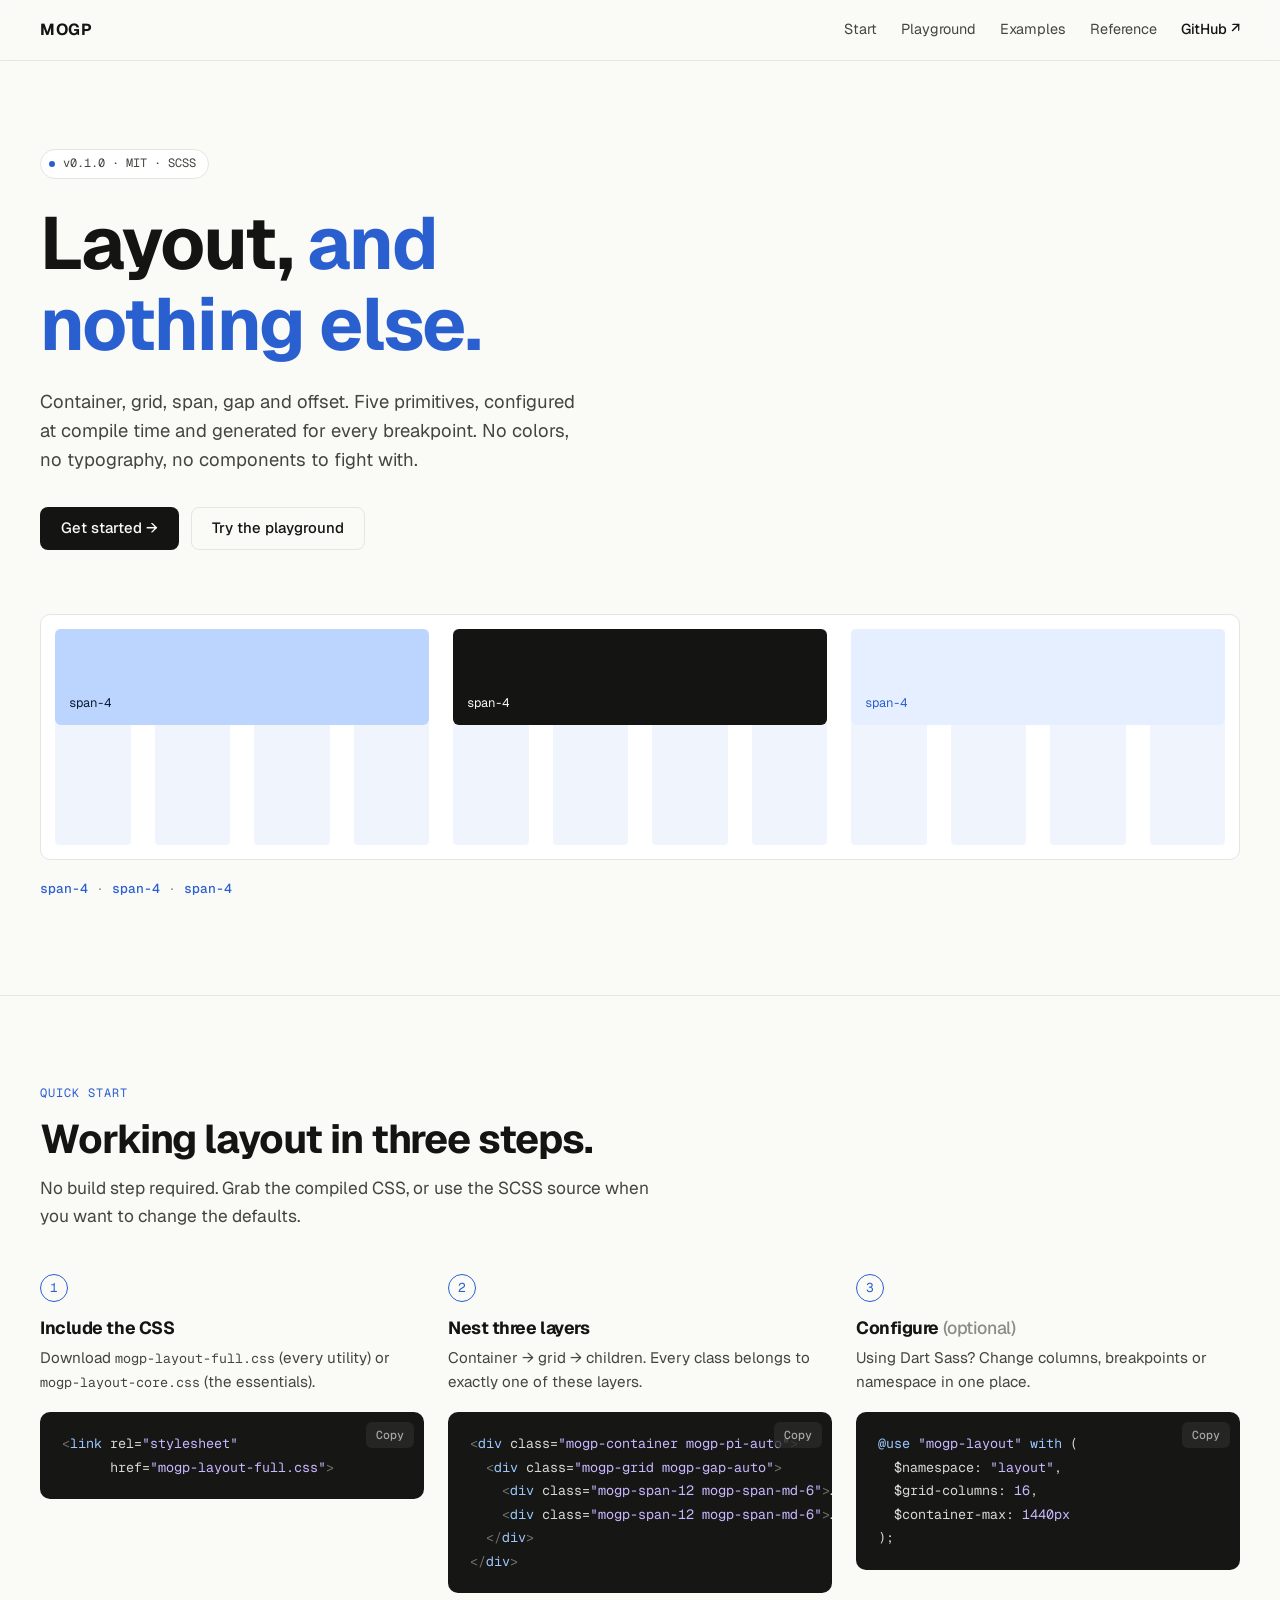
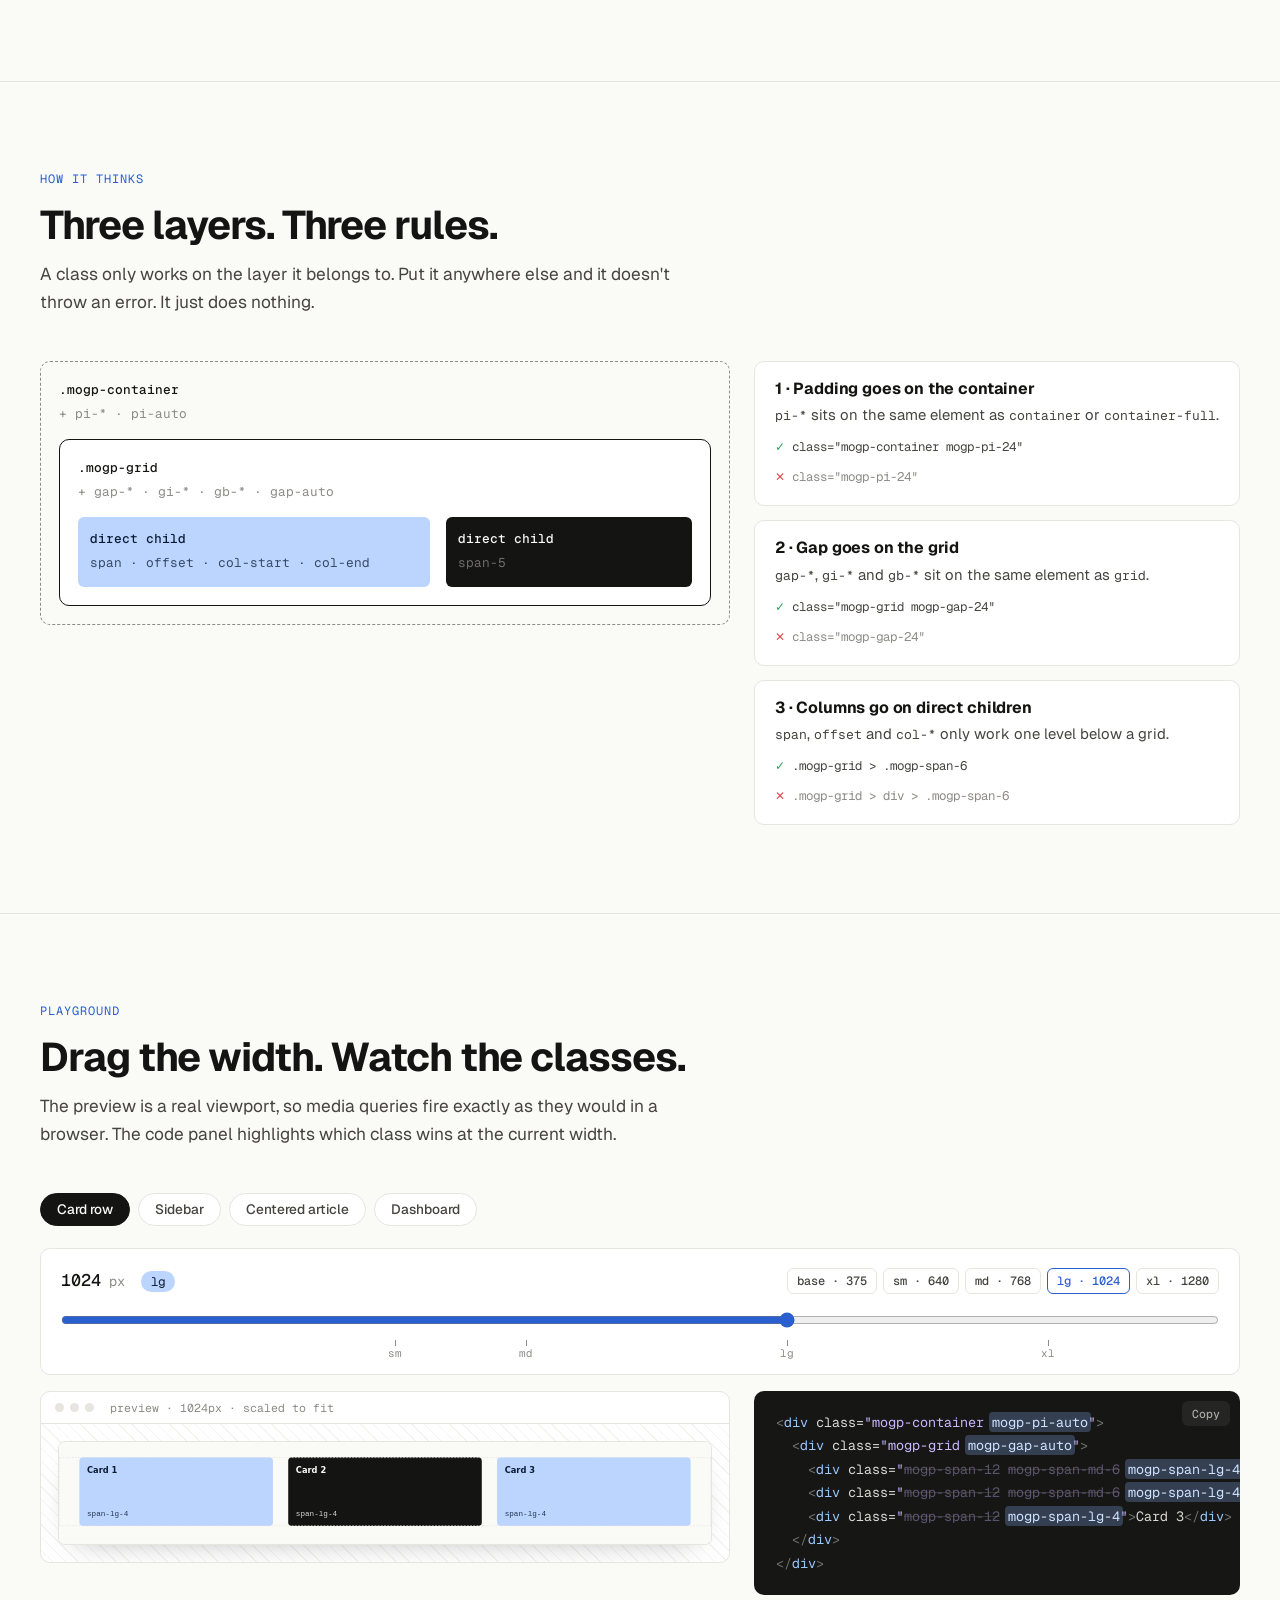
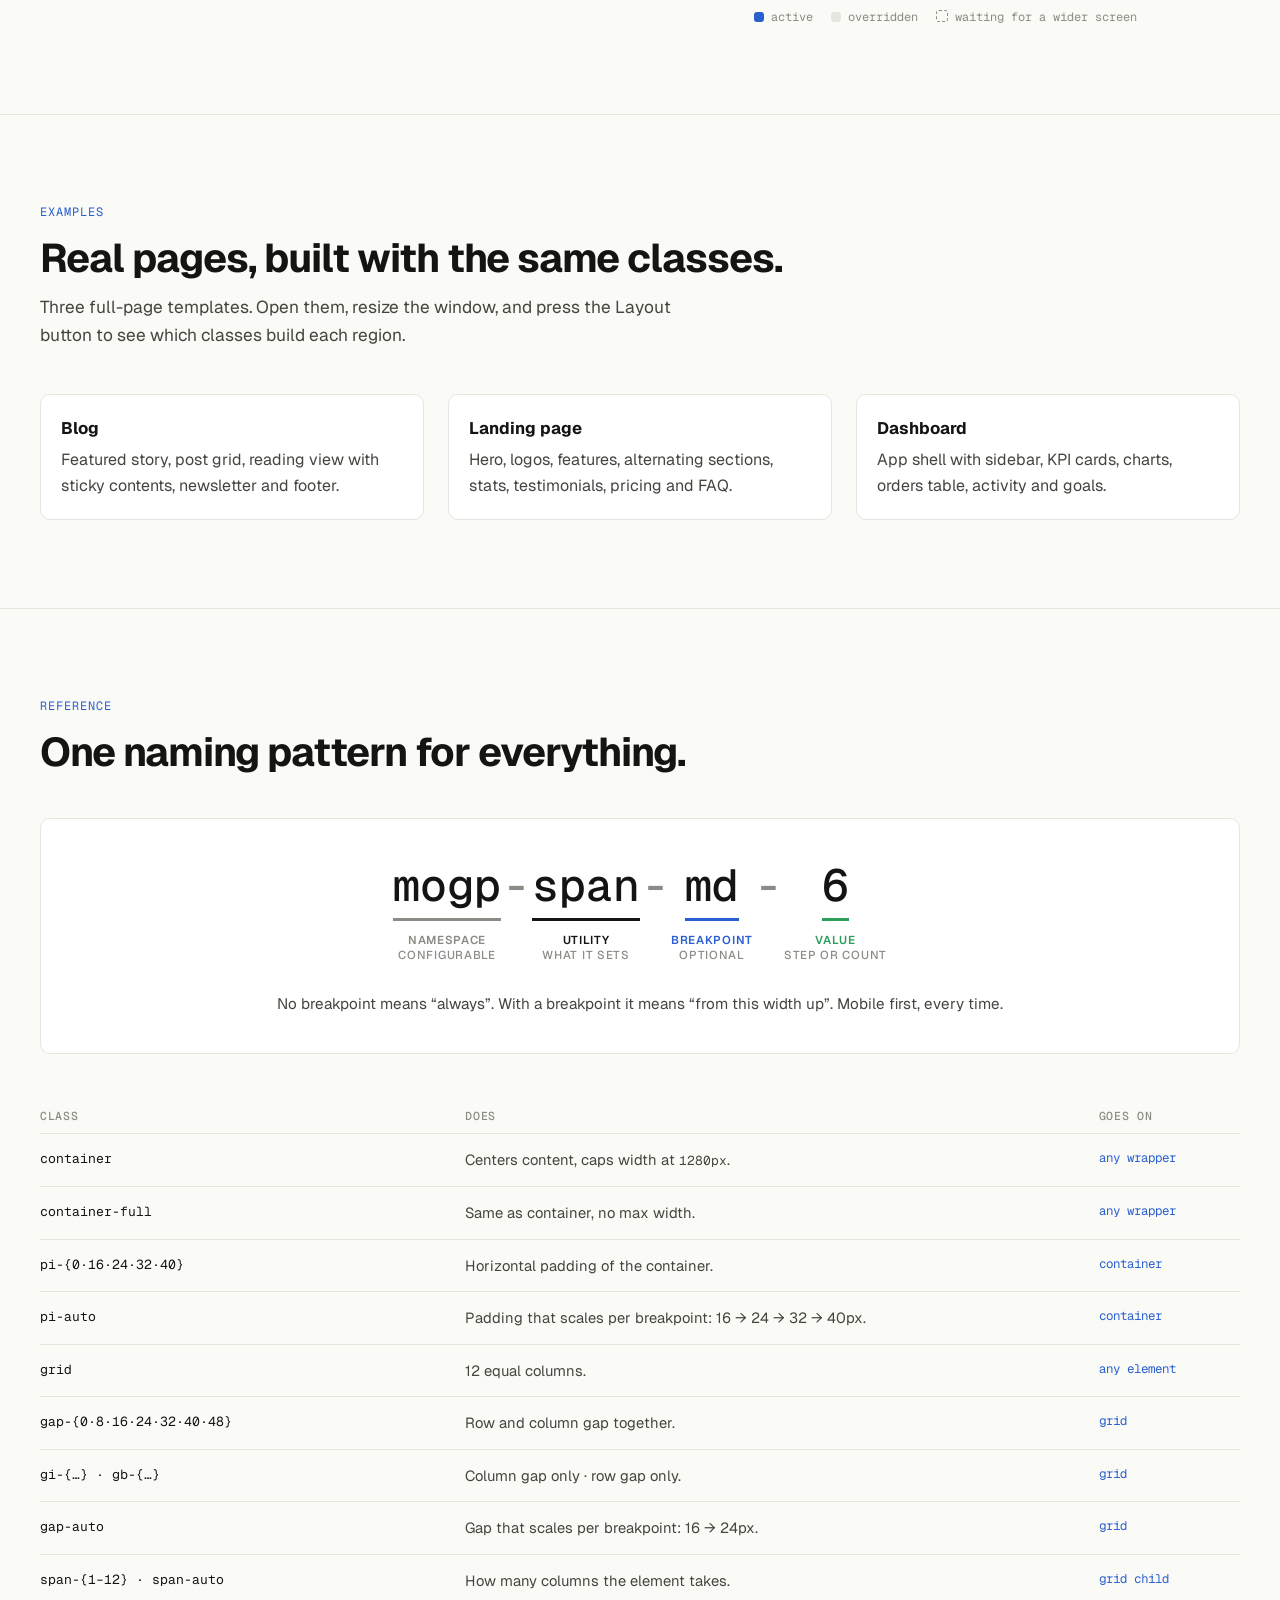
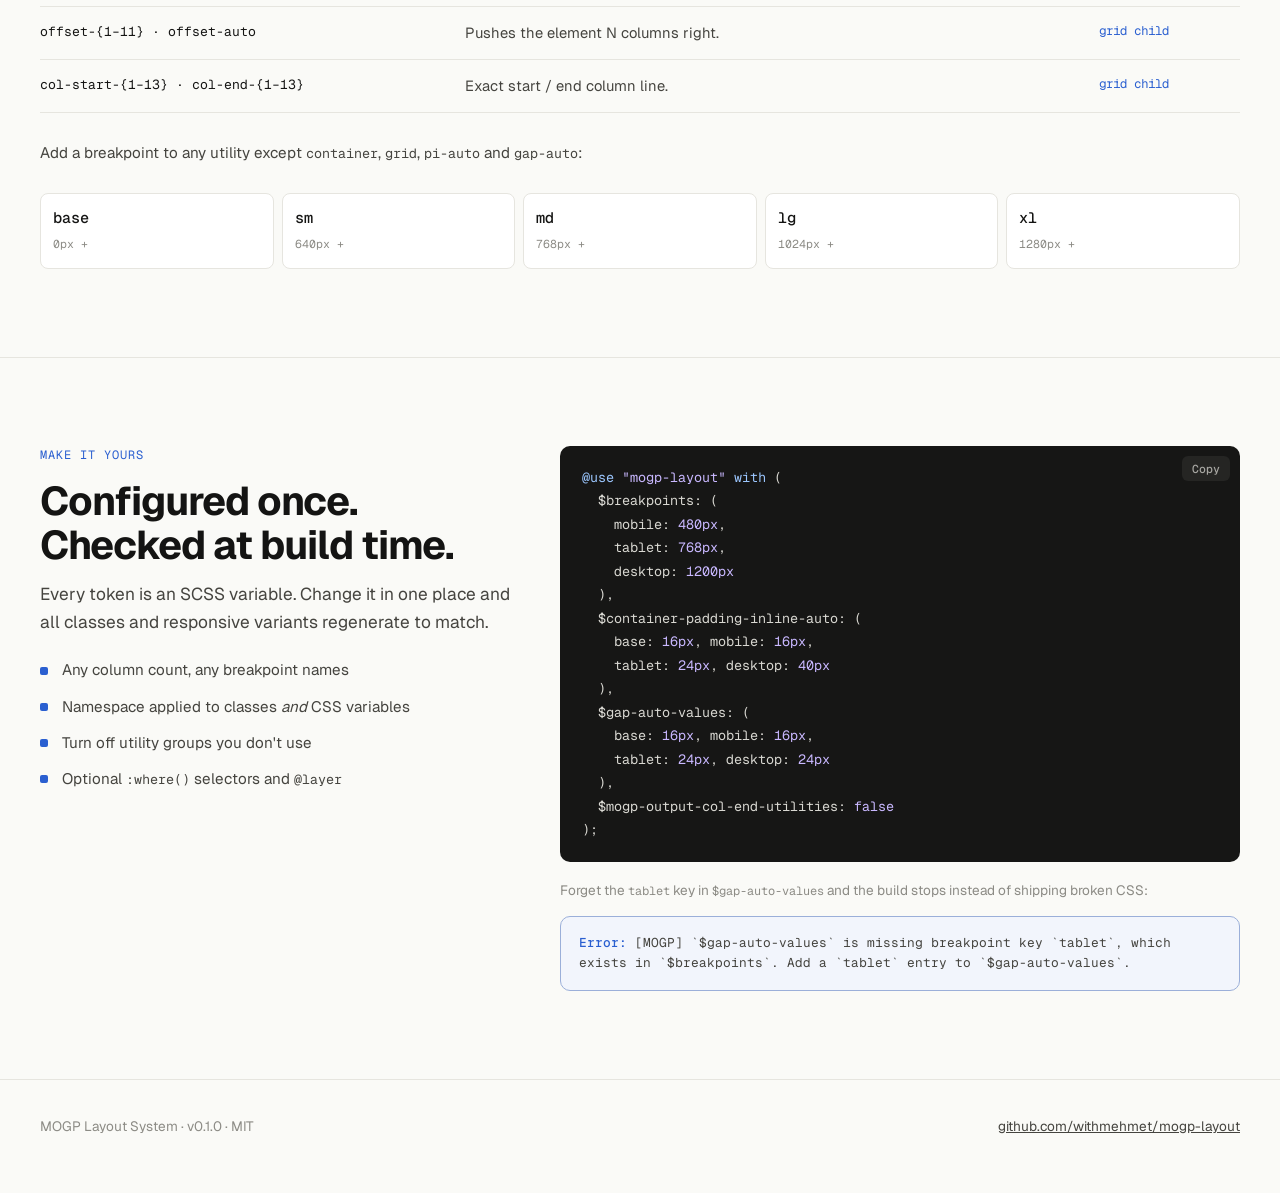
<file: index.html>
<!DOCTYPE html>
<html lang="en">
<head>
<meta charset="UTF-8">
<meta name="viewport" content="width=device-width, initial-scale=1">
<title>MOGP Layout System</title>
<meta name="description" content="MOGP: container, grid, span, gap and offset. A minimal, compile-time configurable SCSS layout system.">

<link rel="preconnect" href="https://fonts.googleapis.com">
<link rel="preconnect" href="https://fonts.gstatic.com" crossorigin>
<link href="https://fonts.googleapis.com/css2?family=Geist:wght@400;500;600;700&family=Geist+Mono:wght@400;500&display=swap" rel="stylesheet">

<!-- The library itself. This page's layout is built entirely with it. -->
<link rel="stylesheet" href="mogp-layout-full.css">

<style>
  /*
    Page chrome only: color, type, vertical rhythm, a little flex.
    Every container / grid / column decision on this page is a MOGP class.
  */

  :root {
    --bg:        #FAFAF7;
    --surface:   #FFFFFF;
    --line:      #E6E5DF;
    --muted:     #8C8B85;
    --text:      #45443F;
    --ink:       #141413;
    --accent:    #2A5FD0;   /* text, outlines, small marks */
    --accent-2:  #E6EFFF;   /* soft tint */
    --accent-fill: #BBD5FF; /* pastel fill; always paired with --accent-ink */
    --accent-ink:  #0B1B33;
    --code-bg:   #161615;
    --code-text: #D9D8D2;
    --code-dim:  #6F6E69;

    --font-sans: "Geist", -apple-system, "Segoe UI", sans-serif;
    --font-mono: "Geist Mono", ui-monospace, "Cascadia Code", monospace;
    --radius: 10px;
  }

  @media (prefers-color-scheme: dark) {
    :root {
      --bg:        #111110;
      --surface:   #1A1A19;
      --line:      #2A2A28;
      --muted:     #85847E;
      --text:      #C4C3BD;
      --ink:       #F4F3EE;
      --accent:    #8DB8FF;
      --accent-2:  #14233D;
      --accent-fill: #8DB8FF;
      --accent-ink:  #0B1B33;
      --code-bg:   #0B0B0A;
      --code-text: #D9D8D2;
      --code-dim:  #5E5D58;
    }
  }

  * { box-sizing: border-box; }
  html { scroll-behavior: smooth; scroll-padding-top: 72px; }

  body {
    margin: 0;
    background: var(--bg);
    color: var(--text);
    font-family: var(--font-sans);
    font-size: 16px;
    line-height: 1.6;
    -webkit-font-smoothing: antialiased;
  }

  h1, h2, h3 { color: var(--ink); margin: 0; letter-spacing: -0.025em; line-height: 1.1; }
  p { margin: 0; }
  a { color: inherit; }
  code { font-family: var(--font-mono); font-size: 0.88em; }
  :focus-visible { outline: 2px solid var(--accent); outline-offset: 3px; border-radius: 4px; }

  .flex-row { display: flex; align-items: center; gap: 12px; flex-wrap: wrap; }
  .flex-between { display: flex; align-items: center; justify-content: space-between; gap: 16px; }

  /* ---------- header ---------- */
  .site-header {
    position: sticky; top: 0; z-index: 10;
    background: color-mix(in srgb, var(--bg) 85%, transparent);
    backdrop-filter: blur(10px);
    border-bottom: 1px solid var(--line);
  }
  .site-header .flex-between { block-size: 60px; }
  .wordmark { font-weight: 700; color: var(--ink); text-decoration: none; letter-spacing: 0.04em; }
  .nav { display: flex; gap: 24px; font-size: 0.9rem; }
  .nav a { text-decoration: none; color: var(--text); }
  .nav a:hover { color: var(--ink); }
  .nav .nav-gh { color: var(--ink); font-weight: 500; }
  @media (max-width: 639px) { .nav .nav-hide-sm { display: none; } }

  /* ---------- sections ---------- */
  .section { padding-block: 88px; border-top: 1px solid var(--line); }
  .eyebrow {
    font-family: var(--font-mono); font-size: 0.75rem; letter-spacing: 0.08em;
    text-transform: uppercase; color: var(--accent); margin-bottom: 14px;
  }
  .section h2 { font-size: clamp(1.8rem, 3.6vw, 2.5rem); }
  .section .lead { margin-top: 14px; font-size: 1.08rem; max-inline-size: 58ch; }
  .section-body { margin-top: 44px; }

  .example-card {
    display: flex; flex-direction: column; gap: 6px;
    padding: 20px; border: 1px solid var(--line); border-radius: 10px;
    background: var(--surface); color: var(--text); text-decoration: none;
  }
  .example-card b { color: var(--ink); font-size: 1.05rem; }
  .example-card:hover, .example-card:focus-visible { border-color: var(--accent); }

  /* ---------- hero ---------- */
  .hero { padding-block: 88px 96px; }
  .badge {
    display: inline-flex; align-items: center; gap: 8px;
    font-family: var(--font-mono); font-size: 0.75rem; color: var(--text);
    border: 1px solid var(--line); border-radius: 999px; padding: 4px 12px 4px 8px;
    background: var(--surface);
  }
  .badge i { inline-size: 6px; block-size: 6px; border-radius: 50%; background: var(--accent); }
  .hero h1 { margin-top: 24px; font-size: clamp(2.6rem, 6.4vw, 4.6rem); font-weight: 700; max-inline-size: 13ch; }
  .hero h1 em { font-style: normal; color: var(--accent); }
  .hero .lead { margin-top: 22px; font-size: 1.15rem; max-inline-size: 46ch; }
  .hero-actions { margin-top: 32px; }

  .btn {
    display: inline-flex; align-items: center; gap: 8px;
    font: 500 0.93rem/1 var(--font-sans); text-decoration: none; cursor: pointer;
    padding: 13px 20px; border-radius: 8px; border: 1px solid transparent;
    transition: transform .15s ease, background .15s ease;
  }
  .btn:hover { transform: translateY(-1px); }
  .btn-primary { background: var(--ink); color: var(--bg); }
  .btn-ghost { background: transparent; color: var(--ink); border-color: var(--line); }
  .btn-ghost:hover { border-color: var(--muted); }

  .hero-stage { margin-top: 64px; }
  .hero-caption { margin-top: 18px; font-family: var(--font-mono); font-size: 0.82rem; color: var(--muted); min-block-size: 1.6em; transition: opacity .25s ease; }
  .hero-caption b { color: var(--accent); font-weight: 500; }

  /* live grid with a 12-column guide behind it */
  .guided { position: relative; padding: 14px; border: 1px solid var(--line); border-radius: var(--radius); background: var(--surface); }
  .guide { position: absolute; inset: 14px; pointer-events: none; }
  .guide > span { background: color-mix(in srgb, var(--accent) 7%, transparent); border-radius: 4px; }
  /* Reserve height for the tallest state (2 rows of cells) so cycling
     between 1-row and 2-row layouts never shifts the page below it. */
  .guided > .mogp-grid:not(.guide) { position: relative; min-block-size: 216px; align-content: start; }

  .cell {
    min-block-size: 96px; border-radius: 6px; padding: 12px 14px;
    background: var(--accent-fill); color: var(--accent-ink);
    display: flex; align-items: flex-end;
    font-family: var(--font-mono); font-size: 0.78rem;
    overflow-wrap: anywhere;
  }
  .cell.alt { background: var(--ink); color: var(--bg); }
  .cell.soft { background: var(--accent-2); color: var(--accent); }

  /* ---------- code ---------- */
  .code {
    position: relative; background: var(--code-bg); color: var(--code-text);
    border-radius: var(--radius); font: 0.84rem/1.75 var(--font-mono);
    padding: 20px 22px; overflow-x: auto; white-space: pre; min-inline-size: 0;
  }
  .code .t { color: var(--code-dim); }
  .code .c { color: #C9B8FF; }
  .code .k { color: #9CC7FF; }
  .copy {
    position: absolute; top: 10px; right: 10px;
    font: 500 0.72rem/1 var(--font-mono); color: var(--code-text);
    background: #2A2A28; border: 0; border-radius: 6px; padding: 7px 10px; cursor: pointer;
    opacity: .75;
  }
  .copy:hover { opacity: 1; }
  @media (max-width: 639px) { .code:has(.copy) { padding-top: 48px; } }

  /* ---------- quick start ---------- */
  .step { min-inline-size: 0; }
  .step-num {
    font-family: var(--font-mono); font-size: 0.8rem; color: var(--accent);
    border: 1px solid var(--accent); border-radius: 999px;
    inline-size: 28px; block-size: 28px; display: grid; place-items: center;
  }
  .step h3 { font-size: 1.1rem; margin-top: 16px; }
  .step p { margin-top: 8px; font-size: 0.95rem; }
  .step .code { margin-top: 18px; }

  /* ---------- mental model ---------- */
  .model { font-family: var(--font-mono); font-size: 0.8rem; }
  .layer { border-radius: var(--radius); padding: 18px; position: relative; }
  .layer-tag { display: inline-block; font-weight: 500; color: var(--ink); margin-bottom: 4px; }
  .layer-hint { color: var(--muted); display: block; margin-bottom: 14px; }
  .layer-container { border: 1.5px dashed var(--muted); }
  .layer-grid { border: 1.5px solid var(--ink); background: var(--surface); }
  .layer-child { border-radius: 6px; background: var(--accent-fill); color: var(--accent-ink); padding: 12px; min-block-size: 70px; }
  .layer-child .layer-tag { color: var(--accent-ink); }
  .layer-child .layer-hint { color: var(--accent-ink); opacity: .75; margin: 0; }

  .rules { display: grid; gap: 14px; }
  .rule { background: var(--surface); border: 1px solid var(--line); border-radius: var(--radius); padding: 18px 20px; }
  .rule h3 { font-size: 1rem; letter-spacing: -0.01em; }
  .rule p { margin-top: 6px; font-size: 0.93rem; }
  .rule .ok, .rule .no { display: block; margin-top: 10px; font-family: var(--font-mono); font-size: 0.78rem; overflow-wrap: anywhere; }
  .rule .ok::before { content: "✓  "; color: #2E9E5B; }
  .rule .no { color: var(--muted); }
  .rule .no::before { content: "✕  "; color: #D9484E; }

  /* ---------- playground ---------- */
  .pg-presets { display: flex; gap: 8px; flex-wrap: wrap; }
  .chip {
    font: 500 0.85rem/1 var(--font-sans); color: var(--text); cursor: pointer;
    background: var(--surface); border: 1px solid var(--line); border-radius: 999px; padding: 9px 16px;
  }
  .chip:hover { border-color: var(--muted); }
  .chip[aria-pressed="true"] { background: var(--ink); color: var(--bg); border-color: var(--ink); }

  .pg-controls { margin-top: 22px; background: var(--surface); border: 1px solid var(--line); border-radius: var(--radius); padding: 18px 20px 12px; }
  .pg-readout { font-family: var(--font-mono); font-size: 0.85rem; color: var(--muted); }
  .pg-readout b { color: var(--ink); font-weight: 500; font-size: 1.05rem; }
  .pg-readout .bp-pill { color: var(--accent-ink); background: var(--accent-fill); border-radius: 999px; padding: 2px 10px; margin-left: 8px; font-size: 0.78rem; }
  .bp-jumps { display: flex; gap: 6px; flex-wrap: wrap; }
  .bp-jumps button {
    font: 500 0.75rem/1 var(--font-mono); color: var(--text); cursor: pointer;
    background: transparent; border: 1px solid var(--line); border-radius: 6px; padding: 6px 9px;
  }
  .bp-jumps button.is-active { color: var(--accent); border-color: var(--accent); }

  .slider-wrap { position: relative; margin-top: 16px; padding-bottom: 26px; }
  input[type="range"] { inline-size: 100%; accent-color: var(--accent); margin: 0; }
  .ticks { position: absolute; left: 0; right: 0; bottom: 0; block-size: 22px; font: 0.68rem/1 var(--font-mono); color: var(--muted); }
  .ticks span { position: absolute; transform: translateX(-50%); white-space: nowrap; padding-top: 8px; }
  .ticks span::before { content: ""; position: absolute; top: 0; left: 50%; block-size: 6px; border-left: 1px solid var(--muted); }

  .browser { margin-top: 16px; border: 1px solid var(--line); border-radius: var(--radius); overflow: hidden; background: var(--surface); }
  .browser-bar { display: flex; align-items: center; gap: 6px; padding: 10px 14px; border-bottom: 1px solid var(--line); }
  .browser-bar i { inline-size: 9px; block-size: 9px; border-radius: 50%; background: var(--line); }
  .browser-bar span { margin-left: 10px; font: 0.72rem/1 var(--font-mono); color: var(--muted); }
  .stage { padding: 18px; background: repeating-linear-gradient(45deg, transparent 0 8px, color-mix(in srgb, var(--line) 45%, transparent) 8px 9px); }
  .frame-box { position: relative; margin-inline: auto; overflow: hidden; border-radius: 6px; box-shadow: 0 0 0 1px var(--line), 0 12px 32px -18px rgba(0,0,0,.35); transition: width .08s linear; }
  .frame-box iframe { position: absolute; top: 0; left: 0; border: 0; transform-origin: top left; background: var(--bg); display: block; }

  .pg-code { min-inline-size: 0; }
  .tok { border-radius: 4px; padding: 1px 3px; margin: 0 -3px; transition: background .15s, color .15s, opacity .15s; }
  .tok.is-on { background: color-mix(in srgb, #8DB8FF 26%, transparent); color: #CFE1FF; }
  .tok.is-off { opacity: .38; text-decoration: line-through; text-decoration-color: rgba(255,255,255,.35); }
  .tok.is-wait { opacity: .38; }
  .legend { margin-top: 14px; display: flex; gap: 18px; flex-wrap: wrap; font: 0.75rem/1.4 var(--font-mono); color: var(--muted); }
  .legend span::before { content: ""; display: inline-block; inline-size: 10px; block-size: 10px; border-radius: 3px; margin-right: 7px; vertical-align: -1px; }
  .legend .l-on::before { background: var(--accent); }
  .legend .l-off::before { background: var(--line); }
  .legend .l-wait::before { border: 1px dashed var(--muted); }

  /* ---------- anatomy ---------- */
  .anatomy { background: var(--surface); border: 1px solid var(--line); border-radius: var(--radius); padding: 44px 24px 36px; text-align: center; }
  .anatomy-word { display: inline-flex; flex-wrap: wrap; justify-content: center; gap: 2px; font: 500 clamp(1.5rem, 5vw, 2.8rem)/1 var(--font-mono); color: var(--ink); }
  .part { display: inline-flex; flex-direction: column; align-items: center; gap: 12px; }
  .part-text { padding-bottom: 10px; border-bottom: 3px solid var(--c); }
  .part-label { font: 500 0.72rem/1.3 var(--font-sans); color: var(--muted); text-transform: uppercase; letter-spacing: .06em; }
  .part-label b { display: block; color: var(--c); font-weight: 600; }
  .sep { color: var(--muted); }
  .anatomy-note { margin-top: 30px; font-size: 0.95rem; }

  /* ---------- reference ---------- */
  .ref { inline-size: 100%; min-inline-size: 560px; border-collapse: collapse; font-size: 0.92rem; }
  .ref th { text-align: left; font: 500 0.72rem/1 var(--font-mono); text-transform: uppercase; letter-spacing: .06em; color: var(--muted); padding: 0 16px 12px 0; border-bottom: 1px solid var(--line); }
  .ref td { padding: 14px 16px 14px 0; border-bottom: 1px solid var(--line); vertical-align: top; }
  .ref td:first-child { font-family: var(--font-mono); font-size: 0.82rem; color: var(--ink); white-space: nowrap; }
  .ref .where { font-family: var(--font-mono); font-size: 0.78rem; color: var(--accent); white-space: nowrap; }
  .table-scroll { overflow-x: auto; }

  .bps { display: grid; grid-template-columns: repeat(auto-fit, minmax(104px, 1fr)); gap: 8px; margin-top: 28px; }
  .bp { border: 1px solid var(--line); border-radius: 8px; padding: 12px; background: var(--surface); font-family: var(--font-mono); }
  .bp b { display: block; color: var(--ink); font-size: 0.95rem; font-weight: 500; }
  .bp span { font-size: 0.72rem; color: var(--muted); }

  /* ---------- customize ---------- */
  .error {
    margin-top: 14px; border-radius: var(--radius); padding: 16px 18px;
    border: 1px solid color-mix(in srgb, var(--accent) 40%, var(--line));
    background: color-mix(in srgb, var(--accent) 6%, var(--surface));
    font: 0.8rem/1.6 var(--font-mono); color: var(--text); overflow-wrap: anywhere;
  }
  .error b { color: var(--accent); font-weight: 500; }
  .feature-list { list-style: none; padding: 0; margin: 22px 0 0; display: grid; gap: 12px; }
  .feature-list li { padding-left: 22px; position: relative; font-size: 0.95rem; }
  .feature-list li::before { content: ""; position: absolute; left: 0; top: .55em; inline-size: 8px; block-size: 8px; border-radius: 2px; background: var(--accent); }

  /* ---------- footer ---------- */
  .site-footer { border-top: 1px solid var(--line); padding-block: 36px 56px; font-size: 0.85rem; color: var(--muted); }
  .site-footer a { color: var(--text); }

  @media (prefers-reduced-motion: reduce) {
    html { scroll-behavior: auto; }
    * { transition: none !important; animation: none !important; }
  }
</style>
</head>
<body>

<!-- ============ HEADER ============ -->
<header class="site-header">
  <div class="mogp-container mogp-pi-auto flex-between">
    <a class="wordmark" href="#top">MOGP</a>
    <nav class="nav" aria-label="Sections">
      <a class="nav-hide-sm" href="#start">Start</a>
      <a class="nav-hide-sm" href="#playground">Playground</a>
      <a class="nav-hide-sm" href="#examples">Examples</a>
      <a class="nav-hide-sm" href="#reference">Reference</a>
      <a class="nav-gh" href="https://github.com/withmehmet/mogp-layout" target="_blank" rel="noopener">GitHub ↗</a>
    </nav>
  </div>
</header>

<main id="top">

<!-- ============ HERO ============ -->
<section class="hero">
  <div class="mogp-container mogp-pi-auto">
    <span class="badge"><i></i>v0.1.0 · MIT · SCSS</span>
    <h1>Layout, <em>and nothing else.</em></h1>
    <p class="lead">
      Container, grid, span, gap and offset. Five primitives, configured at compile time
      and generated for every breakpoint. No colors, no typography, no components to fight with.
    </p>
    <div class="hero-actions flex-row">
      <a class="btn btn-primary" href="#start">Get started →</a>
      <a class="btn btn-ghost" href="#playground">Try the playground</a>
    </div>

    <div class="hero-stage">
      <div class="guided">
        <div class="mogp-grid mogp-gap-auto guide" aria-hidden="true" data-guide></div>
        <div class="mogp-grid mogp-gap-auto" id="hero-grid">
          <div class="cell"></div>
          <div class="cell alt"></div>
          <div class="cell soft"></div>
        </div>
      </div>
      <p class="hero-caption" id="hero-caption" aria-live="polite"></p>
    </div>
  </div>
</section>

<!-- ============ QUICK START ============ -->
<section class="section" id="start">
  <div class="mogp-container mogp-pi-auto">
    <p class="eyebrow">Quick start</p>
    <h2>Working layout in three steps.</h2>
    <p class="lead">No build step required. Grab the compiled CSS, or use the SCSS source when you want to change the defaults.</p>

    <div class="mogp-grid mogp-gap-auto section-body">
      <div class="step mogp-span-12 mogp-span-lg-4">
        <span class="step-num">1</span>
        <h3>Include the CSS</h3>
        <p>Download <code>mogp-layout-full.css</code> (every utility) or <code>mogp-layout-core.css</code> (the essentials).</p>
<div class="code"><button class="copy" type="button">Copy</button><span class="t">&lt;</span><span class="k">link</span> rel=<span class="c">"stylesheet"</span>
      href=<span class="c">"mogp-layout-full.css"</span><span class="t">&gt;</span></div>
      </div>

      <div class="step mogp-span-12 mogp-span-md-6 mogp-span-lg-4">
        <span class="step-num">2</span>
        <h3>Nest three layers</h3>
        <p>Container → grid → children. Every class belongs to exactly one of these layers.</p>
<div class="code"><button class="copy" type="button">Copy</button><span class="t">&lt;</span><span class="k">div</span> class=<span class="c">"mogp-container mogp-pi-auto"</span><span class="t">&gt;</span>
  <span class="t">&lt;</span><span class="k">div</span> class=<span class="c">"mogp-grid mogp-gap-auto"</span><span class="t">&gt;</span>
    <span class="t">&lt;</span><span class="k">div</span> class=<span class="c">"mogp-span-12 mogp-span-md-6"</span><span class="t">&gt;</span>…<span class="t">&lt;/</span><span class="k">div</span><span class="t">&gt;</span>
    <span class="t">&lt;</span><span class="k">div</span> class=<span class="c">"mogp-span-12 mogp-span-md-6"</span><span class="t">&gt;</span>…<span class="t">&lt;/</span><span class="k">div</span><span class="t">&gt;</span>
  <span class="t">&lt;/</span><span class="k">div</span><span class="t">&gt;</span>
<span class="t">&lt;/</span><span class="k">div</span><span class="t">&gt;</span></div>
      </div>

      <div class="step mogp-span-12 mogp-span-md-6 mogp-span-lg-4">
        <span class="step-num">3</span>
        <h3>Configure <span style="color:var(--muted);font-weight:500">(optional)</span></h3>
        <p>Using Dart Sass? Change columns, breakpoints or namespace in one place.</p>
<div class="code"><button class="copy" type="button">Copy</button><span class="k">@use</span> <span class="c">"mogp-layout"</span> <span class="k">with</span> (
  $namespace: <span class="c">"layout"</span>,
  $grid-columns: <span class="c">16</span>,
  $container-max: <span class="c">1440px</span>
);</div>
      </div>
    </div>
  </div>
</section>

<!-- ============ MENTAL MODEL ============ -->
<section class="section" id="model">
  <div class="mogp-container mogp-pi-auto">
    <p class="eyebrow">How it thinks</p>
    <h2>Three layers. Three rules.</h2>
    <p class="lead">A class only works on the layer it belongs to. Put it anywhere else and it doesn't throw an error. It just does nothing.</p>

    <div class="mogp-grid mogp-gap-auto section-body">
      <div class="mogp-span-12 mogp-span-lg-7 model" aria-hidden="true">
        <div class="layer layer-container">
          <span class="layer-tag">.mogp-container</span>
          <span class="layer-hint">+ pi-* · pi-auto</span>
          <div class="layer layer-grid">
            <span class="layer-tag">.mogp-grid</span>
            <span class="layer-hint">+ gap-* · gi-* · gb-* · gap-auto</span>
            <div class="mogp-grid mogp-gap-16">
              <div class="layer-child mogp-span-12 mogp-span-sm-7"><span class="layer-tag">direct child</span><span class="layer-hint">span · offset · col-start · col-end</span></div>
              <div class="layer-child mogp-span-12 mogp-span-sm-5" style="background:var(--ink)"><span class="layer-tag" style="color:var(--bg)">direct child</span><span class="layer-hint" style="color:var(--muted)">span-5</span></div>
            </div>
          </div>
        </div>
      </div>

      <div class="mogp-span-12 mogp-span-lg-5 rules">
        <div class="rule">
          <h3>1 · Padding goes on the container</h3>
          <p><code>pi-*</code> sits on the same element as <code>container</code> or <code>container-full</code>.</p>
          <span class="ok">class="mogp-container mogp-pi-24"</span>
          <span class="no">class="mogp-pi-24"</span>
        </div>
        <div class="rule">
          <h3>2 · Gap goes on the grid</h3>
          <p><code>gap-*</code>, <code>gi-*</code> and <code>gb-*</code> sit on the same element as <code>grid</code>.</p>
          <span class="ok">class="mogp-grid mogp-gap-24"</span>
          <span class="no">class="mogp-gap-24"</span>
        </div>
        <div class="rule">
          <h3>3 · Columns go on direct children</h3>
          <p><code>span</code>, <code>offset</code> and <code>col-*</code> only work one level below a grid.</p>
          <span class="ok">.mogp-grid &gt; .mogp-span-6</span>
          <span class="no">.mogp-grid &gt; div &gt; .mogp-span-6</span>
        </div>
      </div>
    </div>
  </div>
</section>

<!-- ============ PLAYGROUND ============ -->
<section class="section" id="playground">
  <div class="mogp-container mogp-pi-auto">
    <p class="eyebrow">Playground</p>
    <h2>Drag the width. Watch the classes.</h2>
    <p class="lead">The preview is a real viewport, so media queries fire exactly as they would in a browser. The code panel highlights which class wins at the current width.</p>

    <div class="section-body">
      <div class="pg-presets" role="group" aria-label="Layout presets" id="presets"></div>

      <div class="pg-controls">
        <div class="flex-between" style="flex-wrap:wrap">
          <p class="pg-readout" aria-live="polite"><b id="pg-width">1024</b> px <span class="bp-pill" id="pg-bp">lg</span></p>
          <div class="bp-jumps" id="bp-jumps"></div>
        </div>
        <div class="slider-wrap">
          <input type="range" id="pg-slider" min="320" max="1440" value="1024" aria-label="Preview viewport width">
          <div class="ticks" id="ticks" aria-hidden="true"></div>
        </div>
      </div>

      <div class="mogp-grid mogp-gap-auto" style="margin-top:16px">
        <div class="mogp-span-12 mogp-span-xl-7" style="min-inline-size:0">
          <div class="browser" style="margin-top:0">
            <div class="browser-bar" aria-hidden="true"><i></i><i></i><i></i><span id="pg-url">preview · 1024px</span></div>
            <div class="stage" id="stage">
              <div class="frame-box" id="frame-box">
                <iframe id="pg-frame" title="Layout preview" loading="lazy"></iframe>
              </div>
            </div>
          </div>
        </div>
        <div class="pg-code mogp-span-12 mogp-span-xl-5">
          <div class="code" id="pg-code"><button class="copy" type="button">Copy</button></div>
          <div class="legend">
            <span class="l-on">active</span>
            <span class="l-off">overridden</span>
            <span class="l-wait">waiting for a wider screen</span>
          </div>
        </div>
      </div>
    </div>
  </div>
</section>

<!-- ============ EXAMPLES ============ -->
<section class="section" id="examples">
  <div class="mogp-container mogp-pi-auto">
    <p class="eyebrow">Examples</p>
    <h2>Real pages, built with the same classes.</h2>
    <p class="lead">Three full-page templates. Open them, resize the window, and press the Layout button to see which classes build each region.</p>

    <div class="mogp-grid mogp-gap-auto section-body">
      <a class="example-card mogp-span-12 mogp-span-md-4" href="examples/blog.html">
        <b>Blog</b>
        <span>Featured story, post grid, reading view with sticky contents, newsletter and footer.</span>
      </a>
      <a class="example-card mogp-span-12 mogp-span-md-4" href="examples/landing.html">
        <b>Landing page</b>
<span>Hero, logos, features, alternating sections, stats, testimonials, pricing and FAQ.</span>
      </a>
      <a class="example-card mogp-span-12 mogp-span-md-4" href="examples/dashboard.html">
        <b>Dashboard</b>
        <span>App shell with sidebar, KPI cards, charts, orders table, activity and goals.</span>
      </a>
    </div>
  </div>
</section>

<!-- ============ ANATOMY + REFERENCE ============ -->
<section class="section" id="reference">
  <div class="mogp-container mogp-pi-auto">
    <p class="eyebrow">Reference</p>
    <h2>One naming pattern for everything.</h2>

    <div class="anatomy section-body">
      <div class="anatomy-word" aria-label="mogp-span-md-6">
        <span class="part" style="--c:var(--muted)"><span class="part-text">mogp</span><span class="part-label"><b>namespace</b>configurable</span></span>
        <span class="sep">-</span>
        <span class="part" style="--c:var(--ink)"><span class="part-text">span</span><span class="part-label"><b>utility</b>what it sets</span></span>
        <span class="sep">-</span>
        <span class="part" style="--c:var(--accent)"><span class="part-text">md</span><span class="part-label"><b>breakpoint</b>optional</span></span>
        <span class="sep">-</span>
        <span class="part" style="--c:#2E9E5B"><span class="part-text">6</span><span class="part-label"><b>value</b>step or count</span></span>
      </div>
      <p class="anatomy-note">No breakpoint means “always”. With a breakpoint it means “from this width up”. Mobile first, every time.</p>
    </div>

    <div class="mogp-grid mogp-gap-auto" style="margin-top:56px">
      <div class="mogp-span-12 table-scroll">
        <table class="ref">
          <thead><tr><th>Class</th><th>Does</th><th>Goes on</th></tr></thead>
          <tbody>
            <tr><td>container</td><td>Centers content, caps width at <code>1280px</code>.</td><td class="where">any wrapper</td></tr>
            <tr><td>container-full</td><td>Same as container, no max width.</td><td class="where">any wrapper</td></tr>
            <tr><td>pi-{0·16·24·32·40}</td><td>Horizontal padding of the container.</td><td class="where">container</td></tr>
            <tr><td>pi-auto</td><td>Padding that scales per breakpoint: 16 → 24 → 32 → 40px.</td><td class="where">container</td></tr>
            <tr><td>grid</td><td>12 equal columns.</td><td class="where">any element</td></tr>
            <tr><td>gap-{0·8·16·24·32·40·48}</td><td>Row and column gap together.</td><td class="where">grid</td></tr>
            <tr><td>gi-{…} · gb-{…}</td><td>Column gap only · row gap only.</td><td class="where">grid</td></tr>
            <tr><td>gap-auto</td><td>Gap that scales per breakpoint: 16 → 24px.</td><td class="where">grid</td></tr>
            <tr><td>span-{1–12} · span-auto</td><td>How many columns the element takes.</td><td class="where">grid child</td></tr>
            <tr><td>offset-{1–11} · offset-auto</td><td>Pushes the element N columns right.</td><td class="where">grid child</td></tr>
            <tr><td>col-start-{1–13} · col-end-{1–13}</td><td>Exact start / end column line.</td><td class="where">grid child</td></tr>
          </tbody>
        </table>
      </div>
    </div>

    <p style="margin-top:28px;font-size:.95rem">Add a breakpoint to any utility except <code>container</code>, <code>grid</code>, <code>pi-auto</code> and <code>gap-auto</code>:</p>
    <div class="bps">
      <div class="bp"><b>base</b><span>0px +</span></div>
      <div class="bp"><b>sm</b><span>640px +</span></div>
      <div class="bp"><b>md</b><span>768px +</span></div>
      <div class="bp"><b>lg</b><span>1024px +</span></div>
      <div class="bp"><b>xl</b><span>1280px +</span></div>
    </div>
  </div>
</section>

<!-- ============ CUSTOMIZE ============ -->
<section class="section" id="customize">
  <div class="mogp-container mogp-pi-auto">
    <div class="mogp-grid mogp-gap-auto mogp-gap-lg-48">
      <div class="mogp-span-12 mogp-span-lg-5">
        <p class="eyebrow">Make it yours</p>
        <h2>Configured once. Checked at build time.</h2>
        <p class="lead">Every token is an SCSS variable. Change it in one place and all classes and responsive variants regenerate to match.</p>
        <ul class="feature-list">
          <li>Any column count, any breakpoint names</li>
          <li>Namespace applied to classes <em>and</em> CSS variables</li>
          <li>Turn off utility groups you don't use</li>
          <li>Optional <code>:where()</code> selectors and <code>@layer</code></li>
        </ul>
      </div>
      <div class="mogp-span-12 mogp-span-lg-7" style="min-inline-size:0">
<div class="code"><button class="copy" type="button">Copy</button><span class="k">@use</span> <span class="c">"mogp-layout"</span> <span class="k">with</span> (
  $breakpoints: (
    mobile: <span class="c">480px</span>,
    tablet: <span class="c">768px</span>,
    desktop: <span class="c">1200px</span>
  ),
  $container-padding-inline-auto: (
    base: <span class="c">16px</span>, mobile: <span class="c">16px</span>,
    tablet: <span class="c">24px</span>, desktop: <span class="c">40px</span>
  ),
  $gap-auto-values: (
    base: <span class="c">16px</span>, mobile: <span class="c">16px</span>,
    tablet: <span class="c">24px</span>, desktop: <span class="c">24px</span>
  ),
  $mogp-output-col-end-utilities: <span class="c">false</span>
);</div>
        <p style="margin-top:18px;font-size:.85rem;color:var(--muted)">Forget the <code>tablet</code> key in <code>$gap-auto-values</code> and the build stops instead of shipping broken CSS:</p>
        <div class="error"><b>Error:</b> [MOGP] `$gap-auto-values` is missing breakpoint key `tablet`, which exists in `$breakpoints`. Add a `tablet` entry to `$gap-auto-values`.</div>
      </div>
    </div>
  </div>
</section>

</main>

<footer class="site-footer">
  <div class="mogp-container mogp-pi-auto flex-between" style="flex-wrap:wrap">
    <span>MOGP Layout System · v0.1.0 · MIT</span>
    <a href="https://github.com/withmehmet/mogp-layout" target="_blank" rel="noopener">github.com/withmehmet/mogp-layout</a>
  </div>
</footer>

<script>
(() => {
  const BREAKPOINTS = [['sm', 640], ['md', 768], ['lg', 1024], ['xl', 1280]];
  const reduceMotion = matchMedia('(prefers-reduced-motion: reduce)').matches;

  /* ---------- 12-column guides ---------- */
  document.querySelectorAll('[data-guide]').forEach(guide => {
    guide.innerHTML = '<span class="mogp-span-1"></span>'.repeat(12);
  });

  /* ---------- copy buttons ---------- */
  document.querySelectorAll('.copy').forEach(btn => {
    btn.addEventListener('click', async () => {
      const text = btn.parentElement.innerText.replace(btn.innerText, '').trim();
      try { await navigator.clipboard.writeText(text); btn.textContent = 'Copied'; }
      catch { btn.textContent = 'Press Ctrl+C'; }
      setTimeout(() => (btn.textContent = 'Copy'), 1400);
    });
  });

  /* ---------- hero: a live grid cycling through layouts ---------- */
  const HERO_STATES = [
    ['span-4', 'span-4', 'span-4'],
    ['span-8', 'span-4', 'span-12'],
    ['span-3', 'span-6', 'span-3'],
    ['span-6 offset-3', 'span-5', 'span-7'],
  ];
  const heroCells = [...document.querySelectorAll('#hero-grid .cell')];
  const heroCaption = document.getElementById('hero-caption');
  let heroIndex = 0;

  function applyHeroState(index) {
    heroCells.forEach((cell, i) => {
      const classes = HERO_STATES[index][i].split(' ');
      cell.className = cell.className.replace(/\bmogp-\S+/g, '').trim();
      classes.forEach(c => cell.classList.add('mogp-' + c));
      cell.textContent = classes.join(' ');
    });
    heroCaption.innerHTML = HERO_STATES[index].map(s => '<b>' + s + '</b>').join('  ·  ');
  }

  function animateHero() {
    const first = heroCells.map(c => c.getBoundingClientRect());
    heroIndex = (heroIndex + 1) % HERO_STATES.length;
    applyHeroState(heroIndex);
    heroCells.forEach((cell, i) => {
      const last = cell.getBoundingClientRect();
      const dx = first[i].left - last.left, dy = first[i].top - last.top;
      const sx = first[i].width / last.width, sy = first[i].height / last.height;
      cell.animate(
        [{ transformOrigin: 'top left', transform: `translate(${dx}px, ${dy}px) scale(${sx}, ${sy})` },
         { transformOrigin: 'top left', transform: 'none' }],
        { duration: 600, easing: 'cubic-bezier(.2,.8,.2,1)' }
      );
    });
  }

  applyHeroState(0);
  if (!reduceMotion) setInterval(animateHero, 2800);

  /* ---------- playground ---------- */
  // Each preset is the single source for both the preview markup and the code panel.
  const PRESETS = {
    'Card row': {
      container: 'mogp-container mogp-pi-auto',
      grid: 'mogp-grid mogp-gap-auto',
      items: [
        ['Card 1', 'mogp-span-12 mogp-span-md-6 mogp-span-lg-4'],
        ['Card 2', 'mogp-span-12 mogp-span-md-6 mogp-span-lg-4'],
        ['Card 3', 'mogp-span-12 mogp-span-lg-4'],
      ],
    },
    'Sidebar': {
      container: 'mogp-container mogp-pi-auto',
      grid: 'mogp-grid mogp-gap-16 mogp-gap-lg-32',
      items: [
        ['Sidebar', 'mogp-span-12 mogp-span-lg-3', 'tall'],
        ['Main', 'mogp-span-12 mogp-span-lg-9', 'tall'],
      ],
    },
    'Centered article': {
      container: 'mogp-container mogp-pi-auto',
      grid: 'mogp-grid mogp-gap-auto',
      items: [
        ['Article', 'mogp-span-12 mogp-span-md-8 mogp-offset-md-2 mogp-span-lg-6 mogp-offset-lg-3', 'tall'],
      ],
    },
    'Dashboard': {
      container: 'mogp-container-full mogp-pi-auto',
      grid: 'mogp-grid mogp-gap-auto',
      items: [
        ['KPI', 'mogp-span-6 mogp-span-lg-3'],
        ['KPI', 'mogp-span-6 mogp-span-lg-3'],
        ['KPI', 'mogp-span-6 mogp-span-lg-3'],
        ['KPI', 'mogp-span-6 mogp-span-lg-3'],
        ['Chart', 'mogp-span-12 mogp-span-xl-8', 'tall'],
        ['Activity', 'mogp-span-12 mogp-span-xl-4', 'tall'],
      ],
    },
  };

  const UTILITY_RE = /^mogp-(span|offset|col-start|col-end|gap|gi|gb|pi)-(?:(sm|md|lg|xl)-)?(.+)$/;
  const minWidthOf = bp => (bp ? BREAKPOINTS.find(([name]) => name === bp)[1] : 0);

  // For one element's class list at a given viewport width, returns each class's state:
  // 'on' (wins its utility group), 'off' (applies but is overridden), 'wait' (breakpoint not reached)
  // or 'plain' (not breakpoint-dependent).
  function classStates(classList, width) {
    const parsed = classList.split(' ').map(name => {
      const m = name.match(UTILITY_RE);
      return m ? { name, group: m[1], min: minWidthOf(m[2]) } : { name, group: null };
    });
    const winners = {};
    parsed.forEach((p, i) => {
      if (!p.group || p.min > width) return;
      const current = winners[p.group];
      if (current === undefined || parsed[current].min <= p.min) winners[p.group] = i;
    });
    return parsed.map((p, i) => ({
      name: p.name,
      state: !p.group ? 'plain' : p.min > width ? 'wait' : winners[p.group] === i ? 'on' : 'off',
    }));
  }

  const frame = document.getElementById('pg-frame');
  const frameBox = document.getElementById('frame-box');
  const stage = document.getElementById('stage');
  const slider = document.getElementById('pg-slider');
  const codeEl = document.getElementById('pg-code');
  const widthEl = document.getElementById('pg-width');
  const bpEl = document.getElementById('pg-bp');
  const urlEl = document.getElementById('pg-url');
  const presetsEl = document.getElementById('presets');
  const jumpsEl = document.getElementById('bp-jumps');
  const ticksEl = document.getElementById('ticks');

  let presetName = 'Card row';
  // Start small screens on a phone-sized preview; a scaled-down desktop would be unreadable there.
  let frameWidth = stage.clientWidth < 640 ? 375 : +slider.value;
  let frameHeight = 320;

  const escapeHtml = s => s.replace(/&/g, '&amp;').replace(/</g, '&lt;').replace(/>/g, '&gt;');

  function frameDocument(preset) {
    const items = preset.items.map(([label, cls, size], i) =>
      `<div class="${cls} item${size ? ' ' + size : ''}${i % 3 === 1 ? ' alt' : ''}" data-id="${i}"><strong>${escapeHtml(label)}</strong><span class="meta"></span></div>`
    ).join('');
    return `<!DOCTYPE html><html><head><meta charset="utf-8">
<link rel="stylesheet" href="mogp-layout-full.css">
<style>
  :root{--bg:#FAFAF7;--accent:#BBD5FF;--on-accent:#0B1B33;--ink:#141413;--line:#E6E5DF}
  @media (prefers-color-scheme:dark){:root{--bg:#111110;--accent:#8DB8FF;--on-accent:#0B1B33;--ink:#F4F3EE;--line:#2A2A28}}
  html,body{margin:0;background:var(--bg)}
  body{padding-block:24px;font-family:"Geist Mono",ui-monospace,monospace}
  .wrap{outline:1px dashed var(--line);outline-offset:-1px}
  .item{min-block-size:84px;border-radius:6px;background:var(--accent);color:var(--on-accent);padding:12px;display:flex;flex-direction:column;justify-content:space-between;gap:8px;font-size:12px}
  .item.alt{background:var(--ink);color:var(--bg)}
  .item.tall{min-block-size:180px}
  .item strong{font-weight:600;font-family:system-ui,sans-serif;font-size:13px}
  .meta{opacity:.85;overflow-wrap:anywhere}
</style></head><body>
<div class="${preset.container} wrap"><div class="${preset.grid}">${items}</div></div>
<script>
  // offsetHeight of <html> is the content height; scrollHeight would never shrink below the viewport.
  const report = () => parent.postMessage({ mogpFrame: true, height: document.documentElement.offsetHeight }, '*');
  new ResizeObserver(report).observe(document.body);
  addEventListener('message', e => {
    if (!e.data || !e.data.labels) return;
    for (const [id, text] of Object.entries(e.data.labels)) {
      const el = document.querySelector('[data-id="' + id + '"] .meta');
      if (el) el.textContent = text;
    }
  });
<\/script></body></html>`;
  }

  function renderCode(preset, width) {
    const attr = cls => {
      const toks = classStates(cls, width)
        .map(({ name, state }) => `<span class="tok is-${state}">${name}</span>`).join(' ');
      return `class=<span class="c">"${toks}"</span>`;
    };
    const open = (cls, indent) => `${indent}<span class="t">&lt;</span><span class="k">div</span> ${attr(cls)}<span class="t">&gt;</span>`;
    const close = indent => `${indent}<span class="t">&lt;/</span><span class="k">div</span><span class="t">&gt;</span>`;
    const lines = [
      open(preset.container, ''),
      open(preset.grid, '  '),
      ...preset.items.map(([label, cls]) => open(cls, '    ') + escapeHtml(label) + close('')),
      close('  '),
      close(''),
    ];
    const copyBtn = codeEl.querySelector('.copy');
    codeEl.innerHTML = lines.join('\n');
    codeEl.prepend(copyBtn);
  }

  function sendLabels() {
    const preset = PRESETS[presetName];
    const labels = {};
    preset.items.forEach(([, cls], i) => {
      labels[i] = classStates(cls, frameWidth)
        .filter(t => t.state === 'on').map(t => t.name.replace('mogp-', '')).join(' ');
    });
    frame.contentWindow && frame.contentWindow.postMessage({ labels }, '*');
  }

  function activeBreakpoint(width) {
    let active = 'base';
    BREAKPOINTS.forEach(([name, min]) => { if (width >= min) active = name; });
    return active;
  }

  function layoutFrame() {
    const available = stage.clientWidth - 36;
    const scale = Math.min(1, available / frameWidth);
    frame.style.width = frameWidth + 'px';
    frame.style.height = frameHeight + 'px';
    frame.style.transform = `scale(${scale})`;
    frameBox.style.width = frameWidth * scale + 'px';
    frameBox.style.height = frameHeight * scale + 'px';
  }

  function setWidth(width) {
    frameWidth = width;
    slider.value = width;
    const bp = activeBreakpoint(width);
    widthEl.textContent = width;
    bpEl.textContent = bp;
    urlEl.textContent = `preview · ${width}px` + (stage.clientWidth - 36 < width ? ' · scaled to fit' : '');
    jumpsEl.querySelectorAll('button').forEach(b => b.classList.toggle('is-active', b.dataset.bp === bp));
    layoutFrame();
    renderCode(PRESETS[presetName], width);
    sendLabels();
  }

  function loadPreset(name) {
    presetName = name;
    presetsEl.querySelectorAll('.chip').forEach(c => c.setAttribute('aria-pressed', c.dataset.name === name));
    frame.srcdoc = frameDocument(PRESETS[name]);
    setWidth(frameWidth);
  }

  // controls
  Object.keys(PRESETS).forEach(name => {
    const chip = document.createElement('button');
    chip.type = 'button';
    chip.className = 'chip';
    chip.dataset.name = name;
    chip.textContent = name;
    chip.addEventListener('click', () => loadPreset(name));
    presetsEl.append(chip);
  });

  [['base', 375], ...BREAKPOINTS].forEach(([name, min]) => {
    const btn = document.createElement('button');
    btn.type = 'button';
    btn.dataset.bp = name;
    btn.textContent = name === 'base' ? 'base · 375' : `${name} · ${min}`;
    btn.addEventListener('click', () => setWidth(min));
    jumpsEl.append(btn);
  });

  const range = slider.max - slider.min;
  BREAKPOINTS.forEach(([name, min]) => {
    const tick = document.createElement('span');
    tick.style.left = `calc(${(min - slider.min) / range * 100}% + ${8 - 16 * (min - slider.min) / range}px)`;
    tick.textContent = name;
    ticksEl.append(tick);
  });

  slider.addEventListener('input', () => setWidth(+slider.value));
  frame.addEventListener('load', sendLabels);
  addEventListener('message', e => {
    if (e.source !== frame.contentWindow || !e.data || !e.data.mogpFrame) return;
    const height = Math.max(160, e.data.height);
    if (height === frameHeight) return;
    frameHeight = height;
    layoutFrame();
  });
  // Only react to the stage getting wider or narrower; its height follows the frame.
  let stageWidth = stage.clientWidth;
  new ResizeObserver(() => {
    if (stage.clientWidth === stageWidth) return;
    stageWidth = stage.clientWidth;
    setWidth(frameWidth);
  }).observe(stage);

  loadPreset(presetName);
})();
</script>
</body>
</html>
</file>
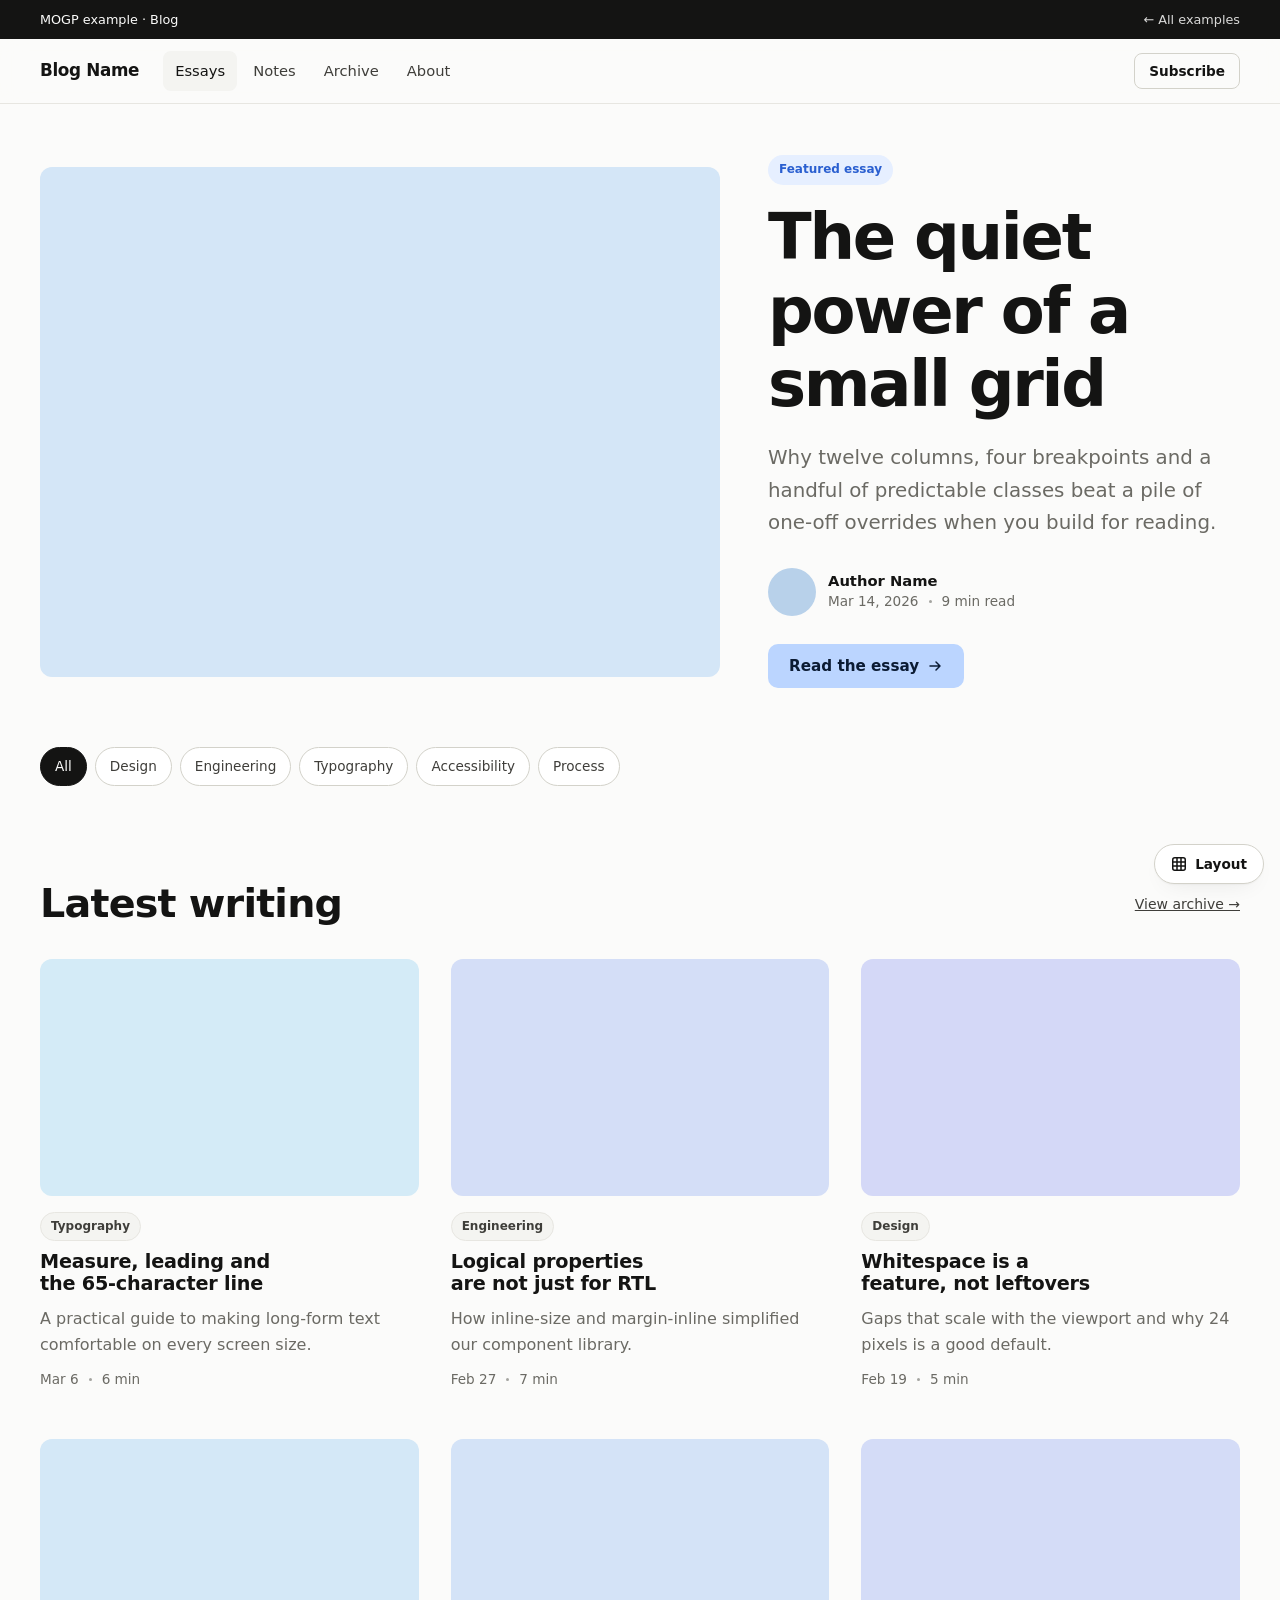
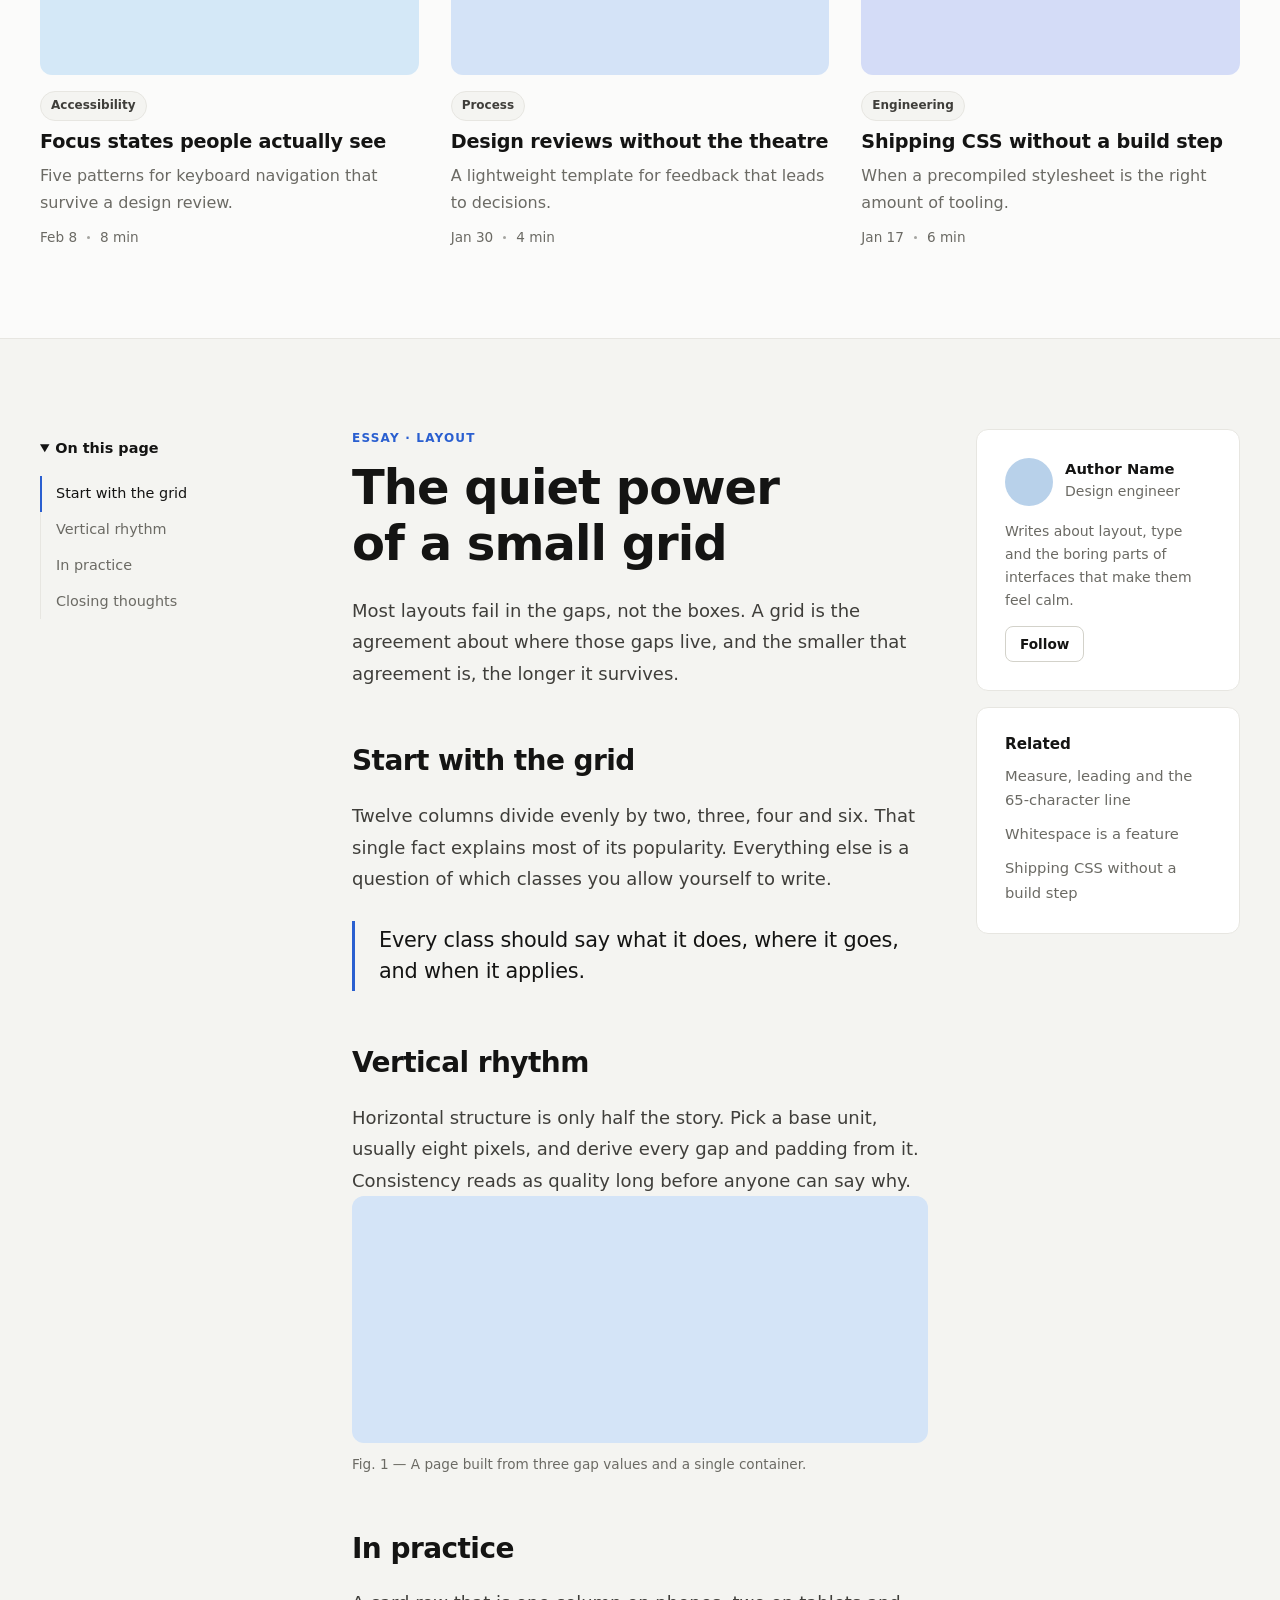
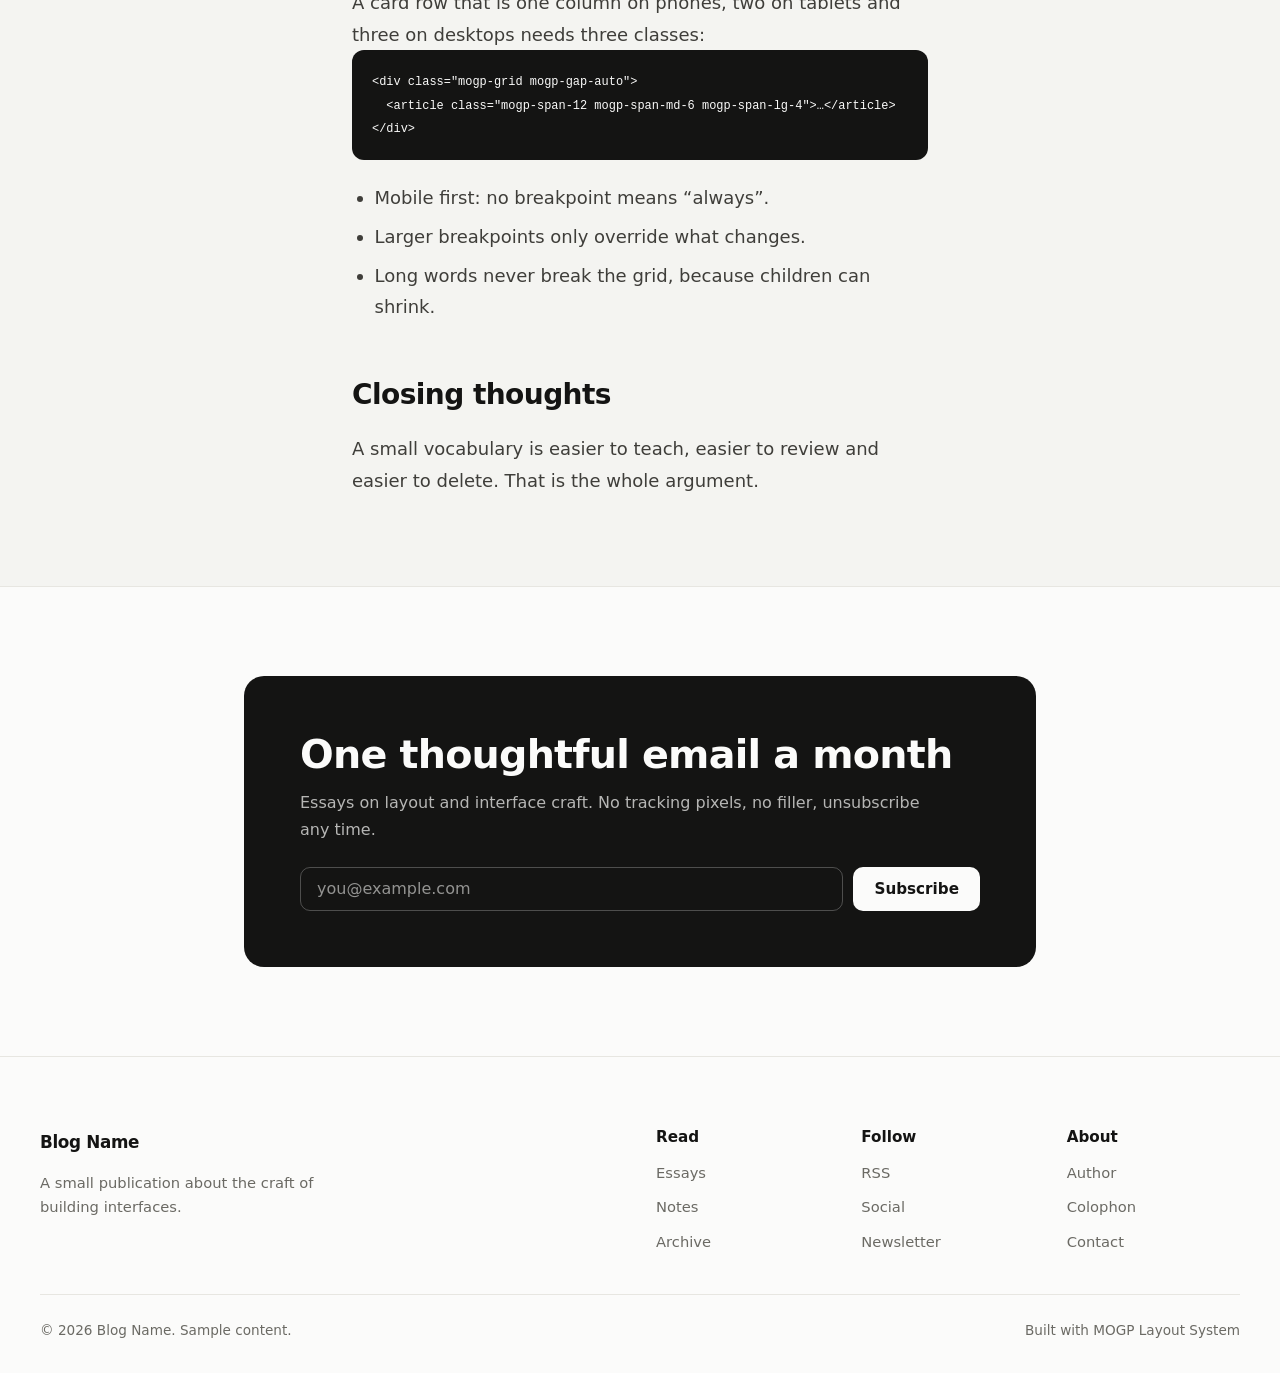
<file: examples/blog.html>
<!DOCTYPE html>
<html lang="en">
<head>
<meta charset="UTF-8">
<meta name="viewport" content="width=device-width, initial-scale=1">
<title>Blog example · MOGP</title>
<meta name="description" content="A publication layout built with the MOGP Layout System: featured story, post grid, reading view with sticky table of contents, newsletter and footer.">
<link rel="stylesheet" href="../mogp-layout-full.css">
<link rel="stylesheet" href="examples.css">
<style>
  /* Blog-only styling: reading typography and the sticky table of contents. */
  .post-card { display: flex; flex-direction: column; gap: 16px; text-decoration: none; }
  .post-card h3 { font-size: 1.2rem; transition: color .15s; }
  .post-card:hover h3 { color: var(--accent); }
  .post-card .art { transition: transform .3s; }
  .post-card:hover .art { transform: translateY(-3px); }
  @media (prefers-reduced-motion: reduce) { .post-card .art, .post-card h3 { transition: none; } .post-card:hover .art { transform: none; } }

  .featured h1 { margin-block: 16px 20px; }

  .toc { font-size: .9rem; }
  .toc summary { cursor: pointer; font-weight: 600; color: var(--ink); padding-block: 8px; }
  .toc ol { list-style: none; margin: 8px 0 0; padding: 0; border-inline-start: 1px solid var(--line); }
  .toc a { display: block; padding: 6px 14px; margin-inline-start: -1px; border-inline-start: 2px solid transparent; color: var(--muted); text-decoration: none; }
  .toc a:hover, .toc a[aria-current="true"] { color: var(--ink); border-inline-start-color: var(--accent); }
  @media (min-width: 1024px) {
    .is-sticky { position: sticky; inset-block-start: 88px; align-self: start; }
    .toc summary { pointer-events: none; }
    .toc summary::marker, .toc summary::-webkit-details-marker { display: none; }
  }

  .prose { font-size: 1.125rem; line-height: 1.75; color: var(--text); }
  .prose > * + * { margin-block-start: 1.25em; }
  .prose h2 { font-size: 1.75rem; margin-block-start: 2em; }
  .prose h3 { font-size: 1.25rem; margin-block-start: 1.75em; }
  .prose a { color: var(--accent); text-underline-offset: 3px; }
  .prose blockquote { margin-inline: 0; padding: 4px 0 4px 24px; border-inline-start: 3px solid var(--accent); font-size: 1.3rem; line-height: 1.5; color: var(--ink); letter-spacing: -.01em; }
  .prose pre { margin: 0; padding: 20px; border-radius: var(--radius); background: var(--ink); color: var(--bg); overflow-x: auto; font: .85rem/1.7 var(--font-mono); }
  .prose pre code { background: none; padding: 0; color: inherit; }
  .prose figure { margin: 0; }
  .prose figcaption { margin-block-start: 10px; font-size: .85rem; color: var(--muted); }
  .prose ul { list-style: disc; padding-inline-start: 1.25em; }
  .prose li + li { margin-block-start: .4em; }

  .newsletter { background: var(--ink); color: var(--bg); border-radius: 20px; padding: clamp(28px, 5vw, 56px); }
  .newsletter h2 { color: var(--bg); }
  .newsletter p { color: color-mix(in srgb, var(--bg) 70%, transparent); }
  .form { display: flex; flex-wrap: wrap; gap: 10px; margin-block-start: 24px; }
  .form input {
    flex: 1 1 220px; min-block-size: 44px; padding: 0 16px; border-radius: 10px; font: inherit;
    border: 1px solid color-mix(in srgb, var(--bg) 25%, transparent); background: transparent; color: var(--bg);
  }
  .form input::placeholder { color: color-mix(in srgb, var(--bg) 55%, transparent); }
  .newsletter .btn { background: var(--bg); color: var(--ink); }
</style>
</head>
<body>

<svg width="0" height="0" style="position:absolute" aria-hidden="true">
  <symbol id="i-search" viewBox="0 0 16 16"><circle cx="7" cy="7" r="4.5" fill="none" stroke="currentColor" stroke-width="1.5"/><path d="m10.5 10.5 3.5 3.5" stroke="currentColor" stroke-width="1.5" stroke-linecap="round"/></symbol>
  <symbol id="i-arrow" viewBox="0 0 16 16"><path d="M3 8h10M9 4l4 4-4 4" fill="none" stroke="currentColor" stroke-width="1.5" stroke-linecap="round" stroke-linejoin="round"/></symbol>
</svg>

<a class="skip" href="#content">Skip to content</a>

<div class="topbar">
  <div class="mogp-container mogp-pi-auto">
    <span>MOGP example · Blog</span>
    <a href="../index.html#examples">← All examples</a>
  </div>
</div>

<header class="site-header">
  <div class="mogp-container mogp-pi-auto bar">
    <a class="brand" href="#">Blog Name</a>
    <nav class="nav grow" aria-label="Main">
      <a href="#" aria-current="page">Essays</a><a href="#">Notes</a><a href="#">Archive</a><a href="#">About</a>
    </nav>
    <a class="btn ghost sm" href="#newsletter">Subscribe</a>
  </div>
</header>

<main id="content">

  <!-- Featured story: 7 + 5 columns from lg, stacked below -->
  <section class="section tight">
    <div class="mogp-container mogp-pi-auto" data-mogp-container="container pi-auto">
      <div class="mogp-grid mogp-gap-auto mogp-gap-lg-48 featured" style="align-items:center" data-mogp-grid="grid gap-auto gap-lg-48">
        <a class="mogp-span-12 mogp-span-lg-7" href="#reading" aria-label="Read the featured essay" data-mogp="span-12 span-lg-7">
          <div class="art" style="--h:210; --ratio:4/3"></div>
        </a>
        <div class="mogp-span-12 mogp-span-lg-5" data-mogp="span-12 span-lg-5">
          <span class="badge accent">Featured essay</span>
          <h1>The quiet power of a small grid</h1>
          <p class="lead">Why twelve columns, four breakpoints and a handful of predictable classes beat a pile of one-off overrides when you build for reading.</p>
          <div class="author" style="margin-block:28px">
            <span class="avatar lg" style="--h:210"></span>
            <div><b>Author Name</b><span class="meta"><span>Mar 14, 2026</span><span class="sep"></span><span>9 min read</span></span></div>
          </div>
          <a class="btn" href="#reading">Read the essay <svg><use href="#i-arrow"/></svg></a>
        </div>
      </div>
    </div>
  </section>

  <!-- Topic filter -->
  <section class="tight" style="padding-block:8px 0">
    <div class="mogp-container mogp-pi-auto" data-mogp-container="container pi-auto">
      <div class="chips" role="list" aria-label="Topics">
        <a class="chip" role="listitem" href="#" aria-current="true">All</a>
        <a class="chip" role="listitem" href="#">Design</a>
        <a class="chip" role="listitem" href="#">Engineering</a>
        <a class="chip" role="listitem" href="#">Typography</a>
        <a class="chip" role="listitem" href="#">Accessibility</a>
        <a class="chip" role="listitem" href="#">Process</a>
      </div>
    </div>
  </section>

  <!-- Post grid: 1 → 2 → 3 columns -->
  <section class="section" id="latest">
    <div class="mogp-container mogp-pi-auto" data-mogp-container="container pi-auto">
      <div class="row" style="justify-content:space-between; margin-block-end:32px">
        <h2>Latest writing</h2>
        <a class="small" href="#">View archive →</a>
      </div>
      <div class="mogp-grid mogp-gap-24 mogp-gap-lg-32" style="row-gap:48px" data-mogp-grid="grid gap-24 gap-lg-32">
        <article class="mogp-span-12 mogp-span-md-6 mogp-span-lg-4" data-mogp="span-12 span-md-6 span-lg-4">
          <a class="post-card" href="#"><div class="art" style="--h:200"></div>
            <div class="stack" style="--stack:10px"><span class="badge">Typography</span><h3>Measure, leading and the 65-character line</h3><p class="muted">A practical guide to making long-form text comfortable on every screen size.</p><div class="meta"><span>Mar 6</span><span class="sep"></span><span>6 min</span></div></div></a>
        </article>
        <article class="mogp-span-12 mogp-span-md-6 mogp-span-lg-4" data-mogp="span-12 span-md-6 span-lg-4">
          <a class="post-card" href="#"><div class="art" style="--h:222"></div>
            <div class="stack" style="--stack:10px"><span class="badge">Engineering</span><h3>Logical properties are not just for RTL</h3><p class="muted">How inline-size and margin-inline simplified our component library.</p><div class="meta"><span>Feb 27</span><span class="sep"></span><span>7 min</span></div></div></a>
        </article>
        <article class="mogp-span-12 mogp-span-md-6 mogp-span-lg-4" data-mogp="span-12 span-md-6 span-lg-4">
          <a class="post-card" href="#"><div class="art" style="--h:232"></div>
            <div class="stack" style="--stack:10px"><span class="badge">Design</span><h3>Whitespace is a feature, not leftovers</h3><p class="muted">Gaps that scale with the viewport and why 24 pixels is a good default.</p><div class="meta"><span>Feb 19</span><span class="sep"></span><span>5 min</span></div></div></a>
        </article>
        <article class="mogp-span-12 mogp-span-md-6 mogp-span-lg-4" data-mogp="span-12 span-md-6 span-lg-4">
          <a class="post-card" href="#"><div class="art" style="--h:205"></div>
            <div class="stack" style="--stack:10px"><span class="badge">Accessibility</span><h3>Focus states people actually see</h3><p class="muted">Five patterns for keyboard navigation that survive a design review.</p><div class="meta"><span>Feb 8</span><span class="sep"></span><span>8 min</span></div></div></a>
        </article>
        <article class="mogp-span-12 mogp-span-md-6 mogp-span-lg-4" data-mogp="span-12 span-md-6 span-lg-4">
          <a class="post-card" href="#"><div class="art" style="--h:215"></div>
            <div class="stack" style="--stack:10px"><span class="badge">Process</span><h3>Design reviews without the theatre</h3><p class="muted">A lightweight template for feedback that leads to decisions.</p><div class="meta"><span>Jan 30</span><span class="sep"></span><span>4 min</span></div></div></a>
        </article>
        <article class="mogp-span-12 mogp-span-md-6 mogp-span-lg-4" data-mogp="span-12 span-md-6 span-lg-4">
          <a class="post-card" href="#"><div class="art" style="--h:226"></div>
            <div class="stack" style="--stack:10px"><span class="badge">Engineering</span><h3>Shipping CSS without a build step</h3><p class="muted">When a precompiled stylesheet is the right amount of tooling.</p><div class="meta"><span>Jan 17</span><span class="sep"></span><span>6 min</span></div></div></a>
        </article>
      </div>
    </div>
  </section>

  <!-- Reading view: TOC 3 · article 6 · author 3 (stacked on small screens) -->
  <section class="section alt" id="reading">
    <div class="mogp-container mogp-pi-auto" data-mogp-container="container pi-auto">
      <div class="mogp-grid mogp-gap-24 mogp-gap-lg-48" data-mogp-grid="grid gap-24 gap-lg-48">

        <nav class="mogp-span-12 mogp-span-lg-3 is-sticky" aria-label="On this page" data-mogp="span-12 span-lg-3 · sticky">
          <details class="toc" open>
            <summary>On this page</summary>
            <ol>
              <li><a href="#s-grid" aria-current="true">Start with the grid</a></li>
              <li><a href="#s-rhythm">Vertical rhythm</a></li>
              <li><a href="#s-code">In practice</a></li>
              <li><a href="#s-end">Closing thoughts</a></li>
            </ol>
          </details>
        </nav>

        <article class="mogp-span-12 mogp-span-lg-6" data-mogp="span-12 span-lg-6">
          <p class="eyebrow">Essay · Layout</p>
          <h2 style="font-size:clamp(2rem,1.4rem + 2.4vw,3rem); margin-block-end:24px">The quiet power of a small grid</h2>
          <div class="prose">
            <p>Most layouts fail in the gaps, not the boxes. A grid is the agreement about where those gaps live, and the smaller that agreement is, the longer it survives.</p>
            <h2 id="s-grid">Start with the grid</h2>
            <p>Twelve columns divide evenly by two, three, four and six. That single fact explains most of its popularity. Everything else is a question of which classes you allow yourself to write.</p>
            <blockquote>Every class should say what it does, where it goes, and when it applies.</blockquote>
            <h2 id="s-rhythm">Vertical rhythm</h2>
            <p>Horizontal structure is only half the story. Pick a base unit, usually eight pixels, and derive every gap and padding from it. Consistency reads as quality long before anyone can say why.</p>
            <figure>
              <div class="art" style="--h:212; --ratio:21/9"></div>
              <figcaption>Fig. 1 — A page built from three gap values and a single container.</figcaption>
            </figure>
            <h2 id="s-code">In practice</h2>
            <p>A card row that is one column on phones, two on tablets and three on desktops needs three classes:</p>
            <pre><code>&lt;div class="mogp-grid mogp-gap-auto"&gt;
  &lt;article class="mogp-span-12 mogp-span-md-6 mogp-span-lg-4"&gt;…&lt;/article&gt;
&lt;/div&gt;</code></pre>
            <ul>
              <li>Mobile first: no breakpoint means “always”.</li>
              <li>Larger breakpoints only override what changes.</li>
              <li>Long words never break the grid, because children can shrink.</li>
            </ul>
            <h2 id="s-end">Closing thoughts</h2>
            <p>A small vocabulary is easier to teach, easier to review and easier to delete. That is the whole argument.</p>
          </div>
        </article>

        <aside class="mogp-span-12 mogp-span-lg-3 is-sticky" data-mogp="span-12 span-lg-3 · sticky">
          <div class="card flat stack" style="--stack:14px">
            <div class="author"><span class="avatar lg" style="--h:210"></span><div><b>Author Name</b><span class="small muted">Design engineer</span></div></div>
            <p class="small muted">Writes about layout, type and the boring parts of interfaces that make them feel calm.</p>
            <a class="btn ghost sm" href="#">Follow</a>
          </div>
          <div class="card flat stack" style="--stack:10px; margin-block-start:16px">
            <h4>Related</h4>
            <ul class="link-list"><li><a href="#">Measure, leading and the 65-character line</a></li><li><a href="#">Whitespace is a feature</a></li><li><a href="#">Shipping CSS without a build step</a></li></ul>
          </div>
        </aside>
      </div>
    </div>
  </section>

  <!-- Newsletter: centered with offsets -->
  <section class="section" id="newsletter">
    <div class="mogp-container mogp-pi-auto" data-mogp-container="container pi-auto">
      <div class="mogp-grid mogp-gap-auto" data-mogp-grid="grid gap-auto">
        <div class="newsletter mogp-span-12 mogp-span-md-10 mogp-offset-md-1 mogp-span-lg-8 mogp-offset-lg-2" data-mogp="span-md-10 offset-md-1 · span-lg-8 offset-lg-2">
          <h2>One thoughtful email a month</h2>
          <p style="margin-block-start:12px">Essays on layout and interface craft. No tracking pixels, no filler, unsubscribe any time.</p>
          <form class="form" onsubmit="return false">
            <label class="sr-only" for="email">Email address</label>
            <input id="email" type="email" placeholder="you@example.com" autocomplete="email">
            <button class="btn" type="submit">Subscribe</button>
          </form>
        </div>
      </div>
    </div>
  </section>
</main>

<footer class="site-footer">
  <div class="mogp-container mogp-pi-auto" data-mogp-container="container pi-auto">
    <div class="mogp-grid mogp-gap-32" data-mogp-grid="grid gap-32">
      <div class="mogp-span-12 mogp-span-lg-6" data-mogp="span-12 span-lg-6">
        <a class="brand" href="#">Blog Name</a>
        <p class="muted" style="max-inline-size:34ch; margin-block-start:14px">A small publication about the craft of building interfaces.</p>
      </div>
      <div class="mogp-span-6 mogp-span-md-4 mogp-span-lg-2" data-mogp="span-6 span-md-4 span-lg-2"><h4>Read</h4><ul class="link-list"><li><a href="#">Essays</a></li><li><a href="#">Notes</a></li><li><a href="#">Archive</a></li></ul></div>
      <div class="mogp-span-6 mogp-span-md-4 mogp-span-lg-2" data-mogp="span-6 span-md-4 span-lg-2"><h4>Follow</h4><ul class="link-list"><li><a href="#">RSS</a></li><li><a href="#">Social</a></li><li><a href="#">Newsletter</a></li></ul></div>
      <div class="mogp-span-12 mogp-span-md-4 mogp-span-lg-2" data-mogp="span-12 span-md-4 span-lg-2"><h4>About</h4><ul class="link-list"><li><a href="#">Author</a></li><li><a href="#">Colophon</a></li><li><a href="#">Contact</a></li></ul></div>
    </div>
    <div class="legal"><span>© 2026 Blog Name. Sample content.</span><span>Built with MOGP Layout System</span></div>
  </div>
</footer>

<script src="examples.js" defer></script>
</body>
</html>
</file>
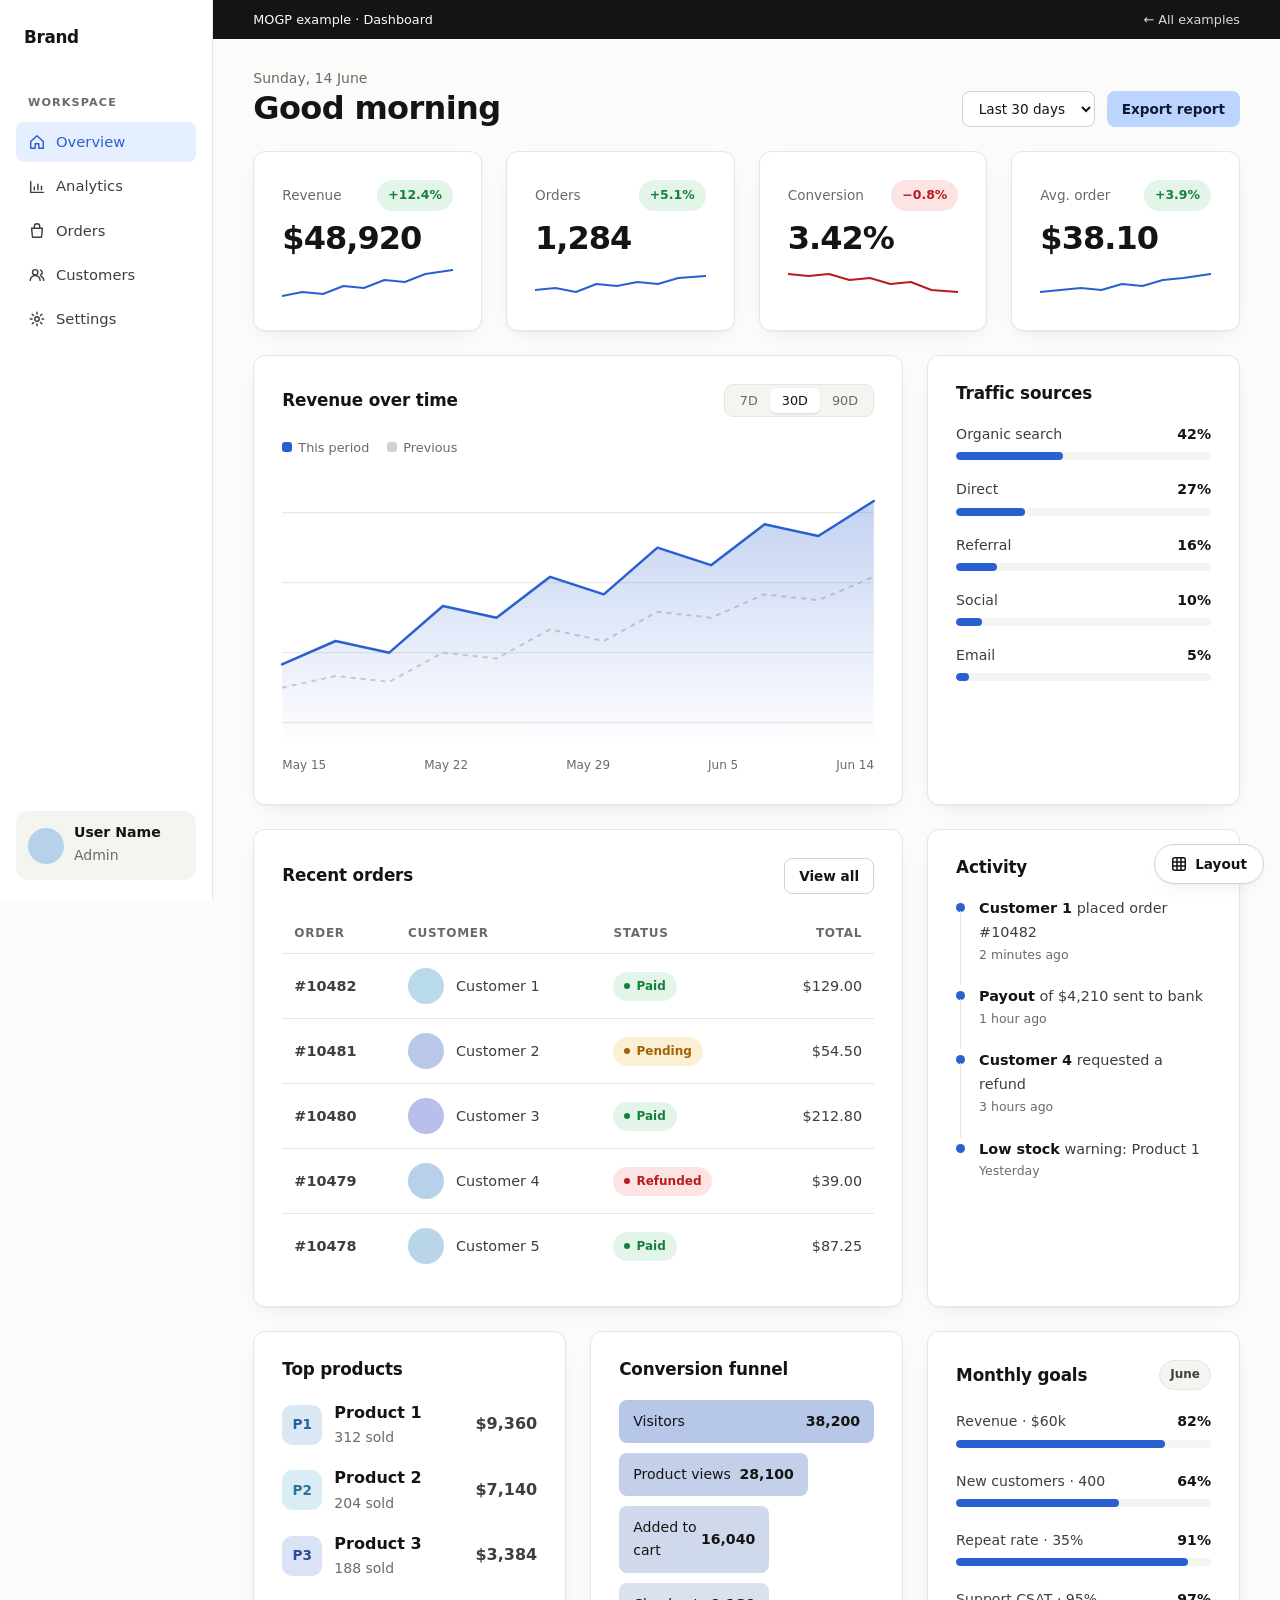
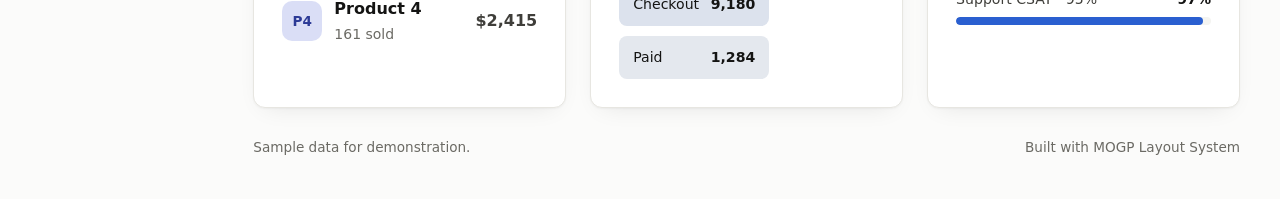
<file: examples/dashboard.html>
<!DOCTYPE html>
<html lang="en">
<head>
<meta charset="UTF-8">
<meta name="viewport" content="width=device-width, initial-scale=1">
<title>Dashboard example · MOGP</title>
<meta name="description" content="An analytics dashboard built with the MOGP Layout System: app shell with sidebar, KPI cards, charts, orders table, activity feed and goals.">
<link rel="stylesheet" href="../mogp-layout-full.css">
<link rel="stylesheet" href="examples.css">
<style>
  /* App shell: sidebar and content are two grid children. */
  .shell-side {
    background: var(--surface); border-block-end: 1px solid var(--line);
  }
  .side-inner { display: flex; align-items: center; gap: 8px; padding: 10px 16px; overflow-x: auto; }
  .side-inner .brand { margin-inline-end: 8px; }
  .side-group { display: none; }
  .side-link {
    display: inline-flex; align-items: center; gap: 10px; padding: 8px 12px; border-radius: var(--radius-sm);
    color: var(--text); text-decoration: none; font-size: .92rem; font-weight: 500; white-space: nowrap;
  }
  .side-link svg { inline-size: 18px; block-size: 18px; flex: none; }
  .side-link:hover { background: var(--surface-2); color: var(--ink); }
  .side-link[aria-current="page"] { background: var(--accent-soft); color: var(--accent); }
  .side-user { display: none; }

  @media (min-width: 1024px) {
    .shell-side { border-block-end: 0; border-inline-end: 1px solid var(--line); position: sticky; inset-block-start: 0; block-size: 100vh; align-self: start; }
    .side-inner { flex-direction: column; align-items: stretch; gap: 4px; padding: 20px 16px; overflow: visible; block-size: 100%; }
    .side-inner .brand { margin: 4px 8px 20px; }
    .side-group { display: block; font-size: .7rem; font-weight: 600; letter-spacing: .1em; text-transform: uppercase; color: var(--muted); padding: 18px 12px 6px; }
    .side-user { display: flex; align-items: center; gap: 10px; margin-block-start: auto; padding: 12px; border-radius: var(--radius); background: var(--surface-2); }
    .side-user b { display: block; font-size: .88rem; color: var(--ink); line-height: 1.3; }
  }

  .page-head { display: flex; flex-wrap: wrap; align-items: flex-end; justify-content: space-between; gap: 16px; padding-block: 28px 8px; }
  .page-head h1 { font-size: clamp(1.5rem, 1.2rem + 1vw, 2rem); letter-spacing: -.02em; }
  .select {
    min-block-size: 36px; padding: 0 12px; border-radius: 8px; border: 1px solid var(--line-strong);
    background: var(--surface); color: var(--ink); font: 500 .85rem var(--font);
  }

  /* KPI */
  .kpi { display: flex; flex-direction: column; gap: 10px; block-size: 100%; }
  .kpi .label { display: flex; justify-content: space-between; align-items: center; font-size: .85rem; color: var(--muted); }
  .kpi .stat { font-size: clamp(1.6rem, 1.2rem + 1vw, 2.1rem); font-weight: 700; letter-spacing: -.03em; color: var(--ink); line-height: 1.1; font-variant-numeric: tabular-nums; }
  .spark { inline-size: 100%; block-size: 36px; color: var(--accent); }
  .spark.down { color: var(--bad); }

  /* Cards with a header */
  .card-head { display: flex; align-items: center; justify-content: space-between; gap: 12px; margin-block-end: 20px; }
  .card-head h2 { font-size: 1.05rem; letter-spacing: -.01em; font-weight: 600; }
  .seg { display: inline-flex; padding: 3px; border-radius: 9px; background: var(--surface-2); border: 1px solid var(--line); }
  .seg button { border: 0; background: none; padding: 5px 12px; border-radius: 6px; font: 500 .8rem var(--font); color: var(--muted); cursor: pointer; }
  .seg button[aria-pressed="true"] { background: var(--surface); color: var(--ink); box-shadow: 0 1px 2px rgba(0,0,0,.12); }

  .chart { position: relative; }
  .chart svg { inline-size: 100%; block-size: clamp(200px, 28vw, 280px); overflow: visible; }
  .chart .axis { display: flex; justify-content: space-between; font-size: .75rem; color: var(--muted); margin-block-start: 10px; }
  .legend { display: flex; gap: 18px; font-size: .8rem; color: var(--muted); margin-block-end: 8px; }
  .legend i { display: inline-block; inline-size: 10px; block-size: 10px; border-radius: 3px; margin-inline-end: 6px; background: var(--accent); }
  .legend i.prev { background: var(--line-strong); }

  .source { display: grid; gap: 6px; }
  .source .top { display: flex; justify-content: space-between; font-size: .88rem; }
  .source .top b { color: var(--ink); font-weight: 600; font-variant-numeric: tabular-nums; }

  .product { display: flex; align-items: center; gap: 12px; }
  .product .thumb { inline-size: 40px; block-size: 40px; border-radius: 10px; flex: none; background: hsl(var(--h) 60% 50% / .18); display: grid; place-items: center; color: hsl(var(--h) 55% 38%); font-weight: 700; font-size: .85rem; }
  @media (prefers-color-scheme: dark) { .product .thumb { color: hsl(var(--h) 80% 70%); } }

  .timeline { display: grid; gap: 0; }
  .timeline li { position: relative; display: flex; gap: 14px; padding-block-end: 20px; font-size: .9rem; }
  .timeline li:last-child { padding-block-end: 0; }
  .timeline li::before { content: ""; position: absolute; inset-inline-start: 4px; inset-block: 14px 0; inline-size: 1px; background: var(--line); }
  .timeline li:last-child::before { display: none; }
  .timeline .dot { inline-size: 9px; block-size: 9px; margin-block-start: 6px; flex: none; color: var(--accent); }
  .timeline b { color: var(--ink); font-weight: 600; }
  .timeline time { display: block; font-size: .78rem; color: var(--muted); }

  .funnel { display: grid; gap: 10px; }
  .funnel div { display: flex; justify-content: space-between; align-items: center; padding: 10px 14px; border-radius: 8px; font-size: .88rem; background: color-mix(in srgb, var(--accent) calc(var(--p) * 1%), var(--surface-2)); color: var(--ink); inline-size: var(--w); min-inline-size: 150px; }
  .funnel b { font-variant-numeric: tabular-nums; }

  .page-foot { padding-block: 28px 40px; color: var(--muted); font-size: .85rem; display: flex; flex-wrap: wrap; justify-content: space-between; gap: 12px; }
  .delta { font-size: .78rem; font-weight: 600; }
</style>
</head>
<body>

<svg width="0" height="0" style="position:absolute" aria-hidden="true">
  <symbol id="i-home" viewBox="0 0 20 20"><path d="M3 9.5 10 3l7 6.5V17H12v-5H8v5H3z" fill="none" stroke="currentColor" stroke-width="1.6" stroke-linejoin="round"/></symbol>
  <symbol id="i-chart" viewBox="0 0 20 20"><path d="M3 16V4M3 16h14M7 13v-3M11 13V7M15 13V9" fill="none" stroke="currentColor" stroke-width="1.6" stroke-linecap="round"/></symbol>
  <symbol id="i-bag" viewBox="0 0 20 20"><path d="M4 7h12l-1 10H5zM7 7V5a3 3 0 0 1 6 0v2" fill="none" stroke="currentColor" stroke-width="1.6" stroke-linejoin="round"/></symbol>
  <symbol id="i-users" viewBox="0 0 20 20"><circle cx="8" cy="7" r="3" fill="none" stroke="currentColor" stroke-width="1.6"/><path d="M2.5 16a5.5 5.5 0 0 1 11 0M14 4.5a3 3 0 0 1 0 5.5M17.5 16a5 5 0 0 0-3-4.5" fill="none" stroke="currentColor" stroke-width="1.6" stroke-linecap="round"/></symbol>
  <symbol id="i-gear" viewBox="0 0 20 20"><circle cx="10" cy="10" r="2.5" fill="none" stroke="currentColor" stroke-width="1.6"/><path d="M10 2.5v2M10 15.5v2M2.5 10h2M15.5 10h2M4.7 4.7l1.4 1.4M13.9 13.9l1.4 1.4M4.7 15.3l1.4-1.4M13.9 6.1l1.4-1.4" stroke="currentColor" stroke-width="1.6" stroke-linecap="round"/></symbol>
  <symbol id="i-down" viewBox="0 0 16 16"><path d="M8 3v9M4 8.5 8 12.5l4-4" fill="none" stroke="currentColor" stroke-width="1.6" stroke-linecap="round" stroke-linejoin="round"/></symbol>
</svg>

<a class="skip" href="#content">Skip to content</a>

<!-- Shell: sidebar 3/12 on lg, 2/12 on xl. On smaller screens it becomes a horizontal bar. -->
<div class="mogp-grid" data-mogp-grid="grid · app shell">

  <aside class="shell-side mogp-span-12 mogp-span-lg-3 mogp-span-xl-2" data-mogp="span-12 span-lg-3 span-xl-2 · sticky" aria-label="Sidebar">
    <div class="side-inner">
      <a class="brand" href="#">Brand</a>
      <span class="side-group">Workspace</span>
      <nav style="display:contents" aria-label="Main">
        <a class="side-link" href="#" aria-current="page"><svg><use href="#i-home"/></svg>Overview</a>
        <a class="side-link" href="#"><svg><use href="#i-chart"/></svg>Analytics</a>
        <a class="side-link" href="#"><svg><use href="#i-bag"/></svg>Orders</a>
        <a class="side-link" href="#"><svg><use href="#i-users"/></svg>Customers</a>
        <a class="side-link" href="#"><svg><use href="#i-gear"/></svg>Settings</a>
      </nav>
      <div class="side-user">
        <span class="avatar" style="--h:210"></span>
        <div><b>User Name</b><span class="small muted">Admin</span></div>
      </div>
    </div>
  </aside>

  <div class="mogp-span-12 mogp-span-lg-9 mogp-span-xl-10" data-mogp="span-12 span-lg-9 span-xl-10">
    <div class="topbar"><div class="mogp-container-full mogp-pi-auto" data-mogp-container="container-full pi-auto"><span>MOGP example · Dashboard</span><a href="../index.html#examples">← All examples</a></div></div>

    <main id="content" class="mogp-container-full mogp-pi-auto" data-mogp-container="container-full pi-auto">

      <div class="page-head">
        <div><p class="muted small">Sunday, 14 June</p><h1>Good morning</h1></div>
        <div class="row">
          <label class="sr-only" for="range">Date range</label>
          <select class="select" id="range"><option>Last 30 days</option><option>Last 7 days</option><option>This quarter</option></select>
          <a class="btn sm" href="#">Export report</a>
        </div>
      </div>

      <div class="mogp-grid mogp-gap-auto" style="margin-block-start:16px" data-mogp-grid="grid gap-auto">

        <!-- KPIs: 2 per row on phones, 4 from lg -->
        <div class="mogp-span-6 mogp-span-lg-3" data-mogp="span-6 span-lg-3">
          <div class="card kpi"><div class="label">Revenue <span class="badge ok delta">+12.4%</span></div><div class="stat">$48,920</div>
            <svg class="spark" viewBox="0 0 100 36" preserveAspectRatio="none" aria-hidden="true"><polyline points="0,30 12,26 24,28 36,20 48,22 60,14 72,16 84,8 100,4" fill="none" stroke="currentColor" stroke-width="2" vector-effect="non-scaling-stroke" stroke-linecap="round" stroke-linejoin="round"/></svg></div>
        </div>
        <div class="mogp-span-6 mogp-span-lg-3" data-mogp="span-6 span-lg-3">
          <div class="card kpi"><div class="label">Orders <span class="badge ok delta">+5.1%</span></div><div class="stat">1,284</div>
            <svg class="spark" viewBox="0 0 100 36" preserveAspectRatio="none" aria-hidden="true"><polyline points="0,24 12,22 24,26 36,18 48,20 60,16 72,18 84,12 100,10" fill="none" stroke="currentColor" stroke-width="2" vector-effect="non-scaling-stroke" stroke-linecap="round" stroke-linejoin="round"/></svg></div>
        </div>
        <div class="mogp-span-6 mogp-span-lg-3" data-mogp="span-6 span-lg-3">
          <div class="card kpi"><div class="label">Conversion <span class="badge bad delta">−0.8%</span></div><div class="stat">3.42%</div>
            <svg class="spark down" viewBox="0 0 100 36" preserveAspectRatio="none" aria-hidden="true"><polyline points="0,8 12,10 24,8 36,14 48,12 60,18 72,16 84,24 100,26" fill="none" stroke="currentColor" stroke-width="2" vector-effect="non-scaling-stroke" stroke-linecap="round" stroke-linejoin="round"/></svg></div>
        </div>
        <div class="mogp-span-6 mogp-span-lg-3" data-mogp="span-6 span-lg-3">
          <div class="card kpi"><div class="label">Avg. order <span class="badge ok delta">+3.9%</span></div><div class="stat">$38.10</div>
            <svg class="spark" viewBox="0 0 100 36" preserveAspectRatio="none" aria-hidden="true"><polyline points="0,26 12,24 24,22 36,24 48,18 60,20 72,14 84,12 100,8" fill="none" stroke="currentColor" stroke-width="2" vector-effect="non-scaling-stroke" stroke-linecap="round" stroke-linejoin="round"/></svg></div>
        </div>

        <!-- Revenue chart 8 · sources 4 from xl -->
        <section class="mogp-span-12 mogp-span-xl-8" aria-labelledby="h-rev" data-mogp="span-12 span-xl-8">
          <div class="card" style="block-size:100%">
            <div class="card-head"><h2 id="h-rev">Revenue over time</h2>
              <div class="seg" role="group" aria-label="Period"><button type="button" aria-pressed="false">7D</button><button type="button" aria-pressed="true">30D</button><button type="button" aria-pressed="false">90D</button></div></div>
            <div class="legend"><span><i></i>This period</span><span><i class="prev"></i>Previous</span></div>
            <div class="chart">
              <svg viewBox="0 0 640 240" preserveAspectRatio="none" role="img" aria-label="Line chart: revenue is trending up compared with the previous period">
                <defs><linearGradient id="g" x1="0" y1="0" x2="0" y2="1"><stop offset="0" stop-color="var(--accent)" stop-opacity=".28"/><stop offset="1" stop-color="var(--accent)" stop-opacity="0"/></linearGradient></defs>
                <g stroke="var(--line)" stroke-width="1" vector-effect="non-scaling-stroke"><path d="M0 40H640M0 100H640M0 160H640M0 220H640" vector-effect="non-scaling-stroke"/></g>
                <path d="M0 190 58 180 116 185 174 160 232 165 290 140 348 150 406 125 464 130 522 110 580 115 640 95" fill="none" stroke="var(--line-strong)" stroke-width="2" stroke-dasharray="5 5" vector-effect="non-scaling-stroke"/>
                <path d="M0 170 58 150 116 160 174 120 232 130 290 95 348 110 406 70 464 85 522 50 580 60 640 30 V240 H0Z" fill="url(#g)"/>
                <path d="M0 170 58 150 116 160 174 120 232 130 290 95 348 110 406 70 464 85 522 50 580 60 640 30" fill="none" stroke="var(--accent)" stroke-width="2.5" stroke-linejoin="round" stroke-linecap="round" vector-effect="non-scaling-stroke"/>
              </svg>
              <div class="axis" aria-hidden="true"><span>May 15</span><span>May 22</span><span>May 29</span><span>Jun 5</span><span>Jun 14</span></div>
            </div>
          </div>
        </section>

        <section class="mogp-span-12 mogp-span-md-6 mogp-span-xl-4" aria-labelledby="h-src" data-mogp="span-12 span-md-6 span-xl-4">
          <div class="card" style="block-size:100%">
            <div class="card-head"><h2 id="h-src">Traffic sources</h2></div>
            <div class="stack" style="--stack:18px">
              <div class="source"><div class="top"><span>Organic search</span><b>42%</b></div><div class="bar-track"><div class="bar-fill" style="--v:42%"></div></div></div>
              <div class="source"><div class="top"><span>Direct</span><b>27%</b></div><div class="bar-track"><div class="bar-fill" style="--v:27%"></div></div></div>
              <div class="source"><div class="top"><span>Referral</span><b>16%</b></div><div class="bar-track"><div class="bar-fill" style="--v:16%"></div></div></div>
              <div class="source"><div class="top"><span>Social</span><b>10%</b></div><div class="bar-track"><div class="bar-fill" style="--v:10%"></div></div></div>
              <div class="source"><div class="top"><span>Email</span><b>5%</b></div><div class="bar-track"><div class="bar-fill" style="--v:5%"></div></div></div>
            </div>
          </div>
        </section>

        <!-- Orders table 8 · activity 4 -->
        <section class="mogp-span-12 mogp-span-xl-8" aria-labelledby="h-ord" data-mogp="span-12 span-xl-8">
          <div class="card" style="block-size:100%">
            <div class="card-head"><h2 id="h-ord">Recent orders</h2><a class="btn ghost sm" href="#">View all</a></div>
            <div class="table-wrap">
              <table class="table">
                <thead><tr><th scope="col">Order</th><th scope="col">Customer</th><th scope="col">Status</th><th scope="col" class="num">Total</th></tr></thead>
                <tbody>
                  <tr><td><b>#10482</b></td><td><span class="author"><span class="avatar" style="--h:200"></span>Customer 1</span></td><td><span class="badge ok"><span class="dot"></span>Paid</span></td><td class="num">$129.00</td></tr>
                  <tr><td><b>#10481</b></td><td><span class="author"><span class="avatar" style="--h:222"></span>Customer 2</span></td><td><span class="badge warn"><span class="dot"></span>Pending</span></td><td class="num">$54.50</td></tr>
                  <tr><td><b>#10480</b></td><td><span class="author"><span class="avatar" style="--h:232"></span>Customer 3</span></td><td><span class="badge ok"><span class="dot"></span>Paid</span></td><td class="num">$212.80</td></tr>
                  <tr><td><b>#10479</b></td><td><span class="author"><span class="avatar" style="--h:210"></span>Customer 4</span></td><td><span class="badge bad"><span class="dot"></span>Refunded</span></td><td class="num">$39.00</td></tr>
                  <tr><td><b>#10478</b></td><td><span class="author"><span class="avatar" style="--h:205"></span>Customer 5</span></td><td><span class="badge ok"><span class="dot"></span>Paid</span></td><td class="num">$87.25</td></tr>
                </tbody>
              </table>
            </div>
          </div>
        </section>

        <section class="mogp-span-12 mogp-span-md-6 mogp-span-xl-4" aria-labelledby="h-act" data-mogp="span-12 span-md-6 span-xl-4">
          <div class="card" style="block-size:100%">
            <div class="card-head"><h2 id="h-act">Activity</h2></div>
            <ul class="timeline">
              <li><span class="dot" aria-hidden="true"></span><div><b>Customer 1</b> placed order #10482<time>2 minutes ago</time></div></li>
              <li><span class="dot" aria-hidden="true"></span><div><b>Payout</b> of $4,210 sent to bank<time>1 hour ago</time></div></li>
              <li><span class="dot" aria-hidden="true"></span><div><b>Customer 4</b> requested a refund<time>3 hours ago</time></div></li>
              <li><span class="dot" aria-hidden="true"></span><div><b>Low stock</b> warning: Product 1<time>Yesterday</time></div></li>
            </ul>
          </div>
        </section>

        <!-- Third row: three equal cards on xl -->
        <section class="mogp-span-12 mogp-span-md-6 mogp-span-xl-4" aria-labelledby="h-top" data-mogp="span-12 span-md-6 span-xl-4">
          <div class="card" style="block-size:100%">
            <div class="card-head"><h2 id="h-top">Top products</h2></div>
            <div class="stack" style="--stack:16px">
              <div class="product"><span class="thumb" style="--h:210">P1</span><div style="flex:1"><b style="color:var(--ink)">Product 1</b><div class="small muted">312 sold</div></div><b>$9,360</b></div>
              <div class="product"><span class="thumb" style="--h:200">P2</span><div style="flex:1"><b style="color:var(--ink)">Product 2</b><div class="small muted">204 sold</div></div><b>$7,140</b></div>
              <div class="product"><span class="thumb" style="--h:222">P3</span><div style="flex:1"><b style="color:var(--ink)">Product 3</b><div class="small muted">188 sold</div></div><b>$3,384</b></div>
              <div class="product"><span class="thumb" style="--h:232">P4</span><div style="flex:1"><b style="color:var(--ink)">Product 4</b><div class="small muted">161 sold</div></div><b>$2,415</b></div>
            </div>
          </div>
        </section>

        <section class="mogp-span-12 mogp-span-md-6 mogp-span-xl-4" aria-labelledby="h-fun" data-mogp="span-12 span-md-6 span-xl-4">
          <div class="card" style="block-size:100%">
            <div class="card-head"><h2 id="h-fun">Conversion funnel</h2></div>
            <div class="funnel">
              <div style="--w:100%; --p:30"><span>Visitors</span><b>38,200</b></div>
              <div style="--w:74%;  --p:24"><span>Product views</span><b>28,100</b></div>
              <div style="--w:42%;  --p:18"><span>Added to cart</span><b>16,040</b></div>
              <div style="--w:24%;  --p:12"><span>Checkout</span><b>9,180</b></div>
              <div style="--w:14%;  --p:8"><span>Paid</span><b>1,284</b></div>
            </div>
          </div>
        </section>

        <section class="mogp-span-12 mogp-span-md-6 mogp-span-xl-4" aria-labelledby="h-goal" data-mogp="span-12 span-md-6 span-xl-4">
          <div class="card" style="block-size:100%">
            <div class="card-head"><h2 id="h-goal">Monthly goals</h2><span class="badge">June</span></div>
            <div class="stack" style="--stack:22px">
              <div class="source"><div class="top"><span>Revenue · $60k</span><b>82%</b></div><div class="bar-track"><div class="bar-fill" style="--v:82%"></div></div></div>
              <div class="source"><div class="top"><span>New customers · 400</span><b>64%</b></div><div class="bar-track"><div class="bar-fill" style="--v:64%"></div></div></div>
              <div class="source"><div class="top"><span>Repeat rate · 35%</span><b>91%</b></div><div class="bar-track"><div class="bar-fill" style="--v:91%"></div></div></div>
              <div class="source"><div class="top"><span>Support CSAT · 95%</span><b>97%</b></div><div class="bar-track"><div class="bar-fill" style="--v:97%"></div></div></div>
            </div>
          </div>
        </section>
      </div>

      <div class="page-foot"><span>Sample data for demonstration.</span><span>Built with MOGP Layout System</span></div>
    </main>
  </div>
</div>

<script src="examples.js" defer></script>
</body>
</html>
</file>
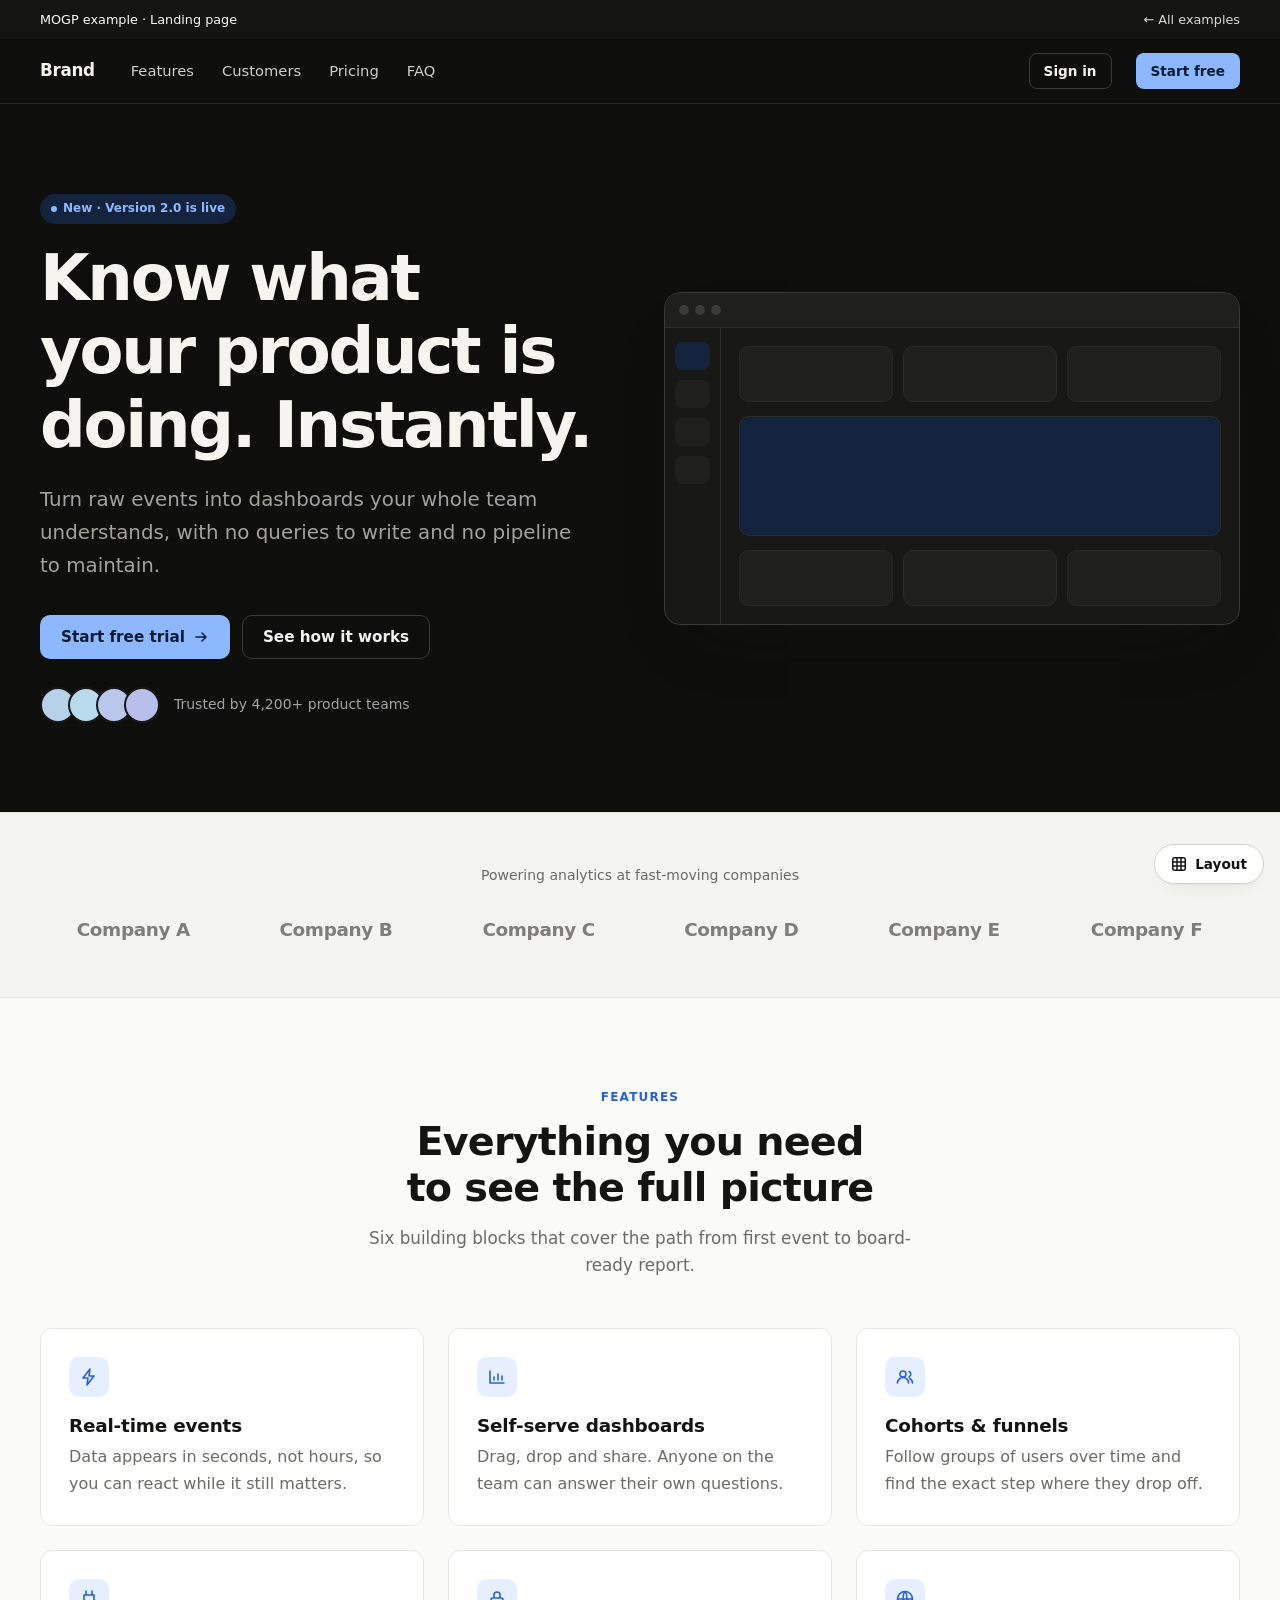
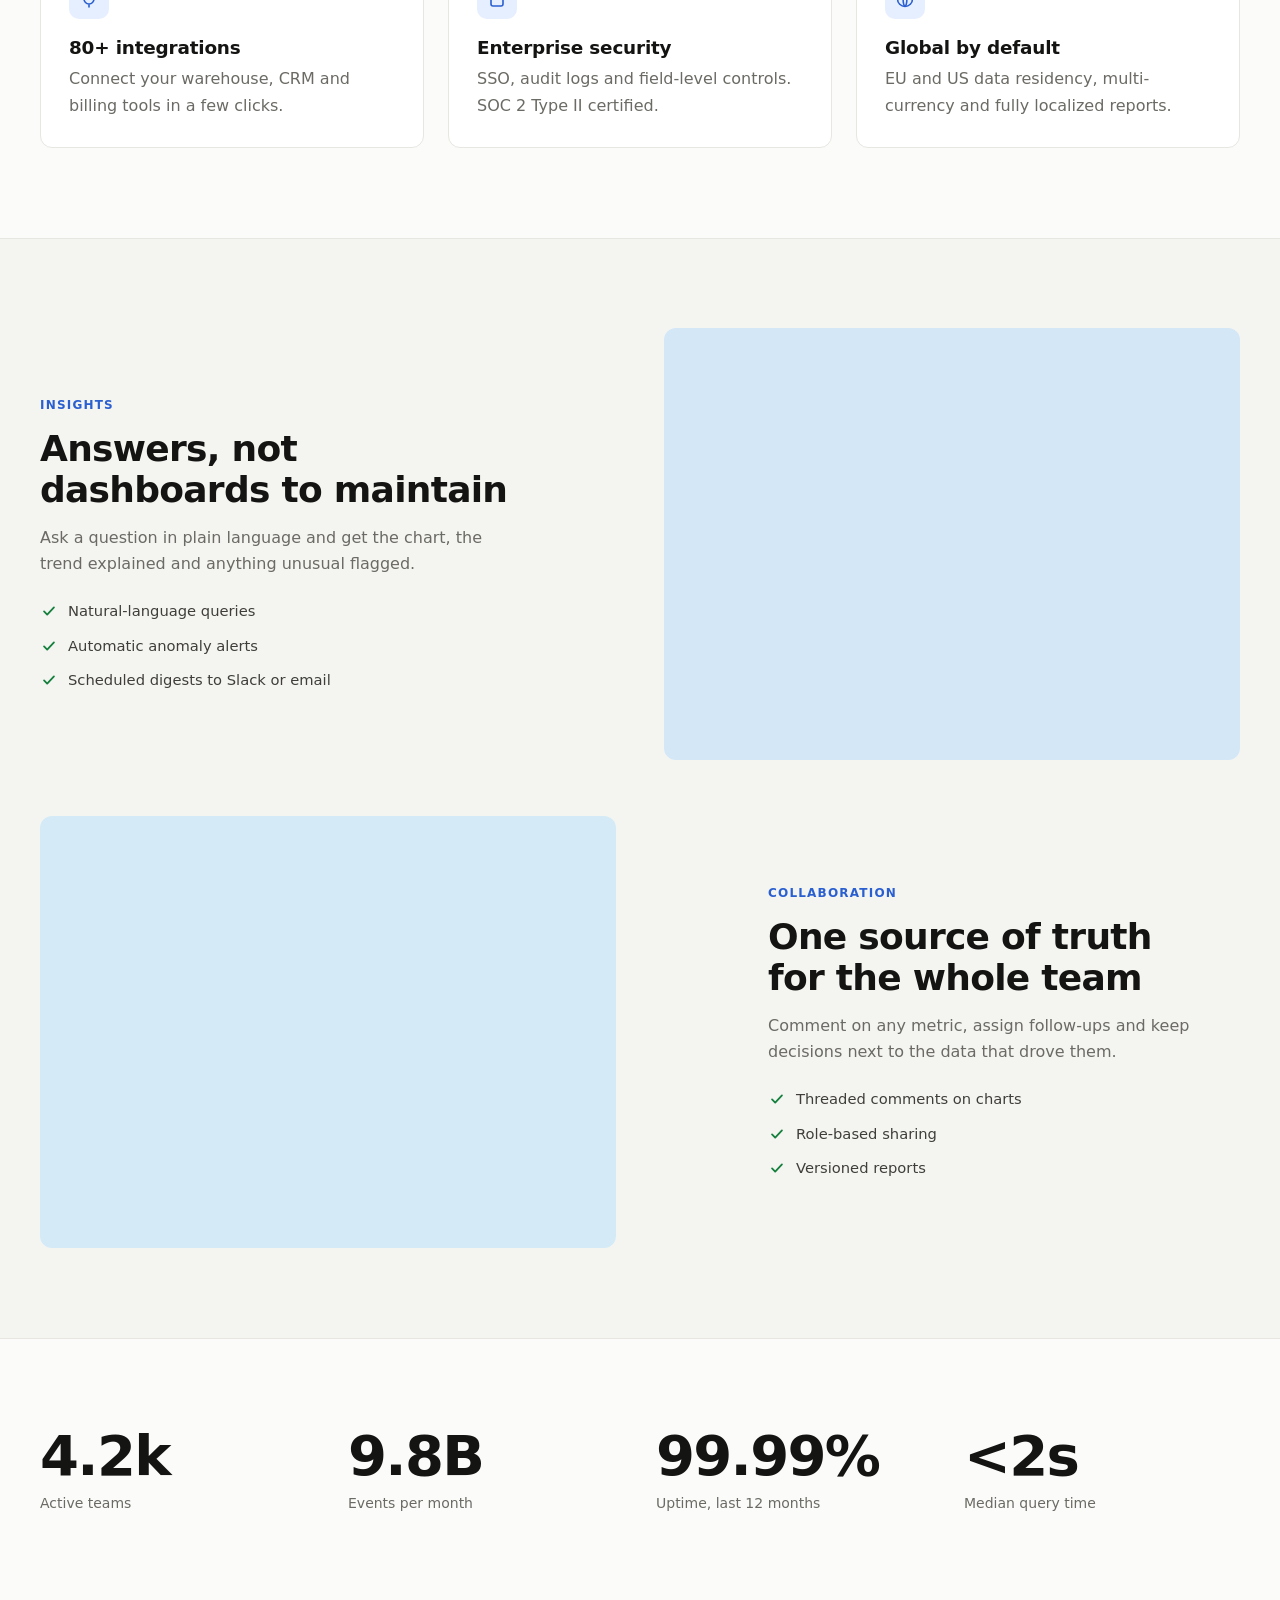
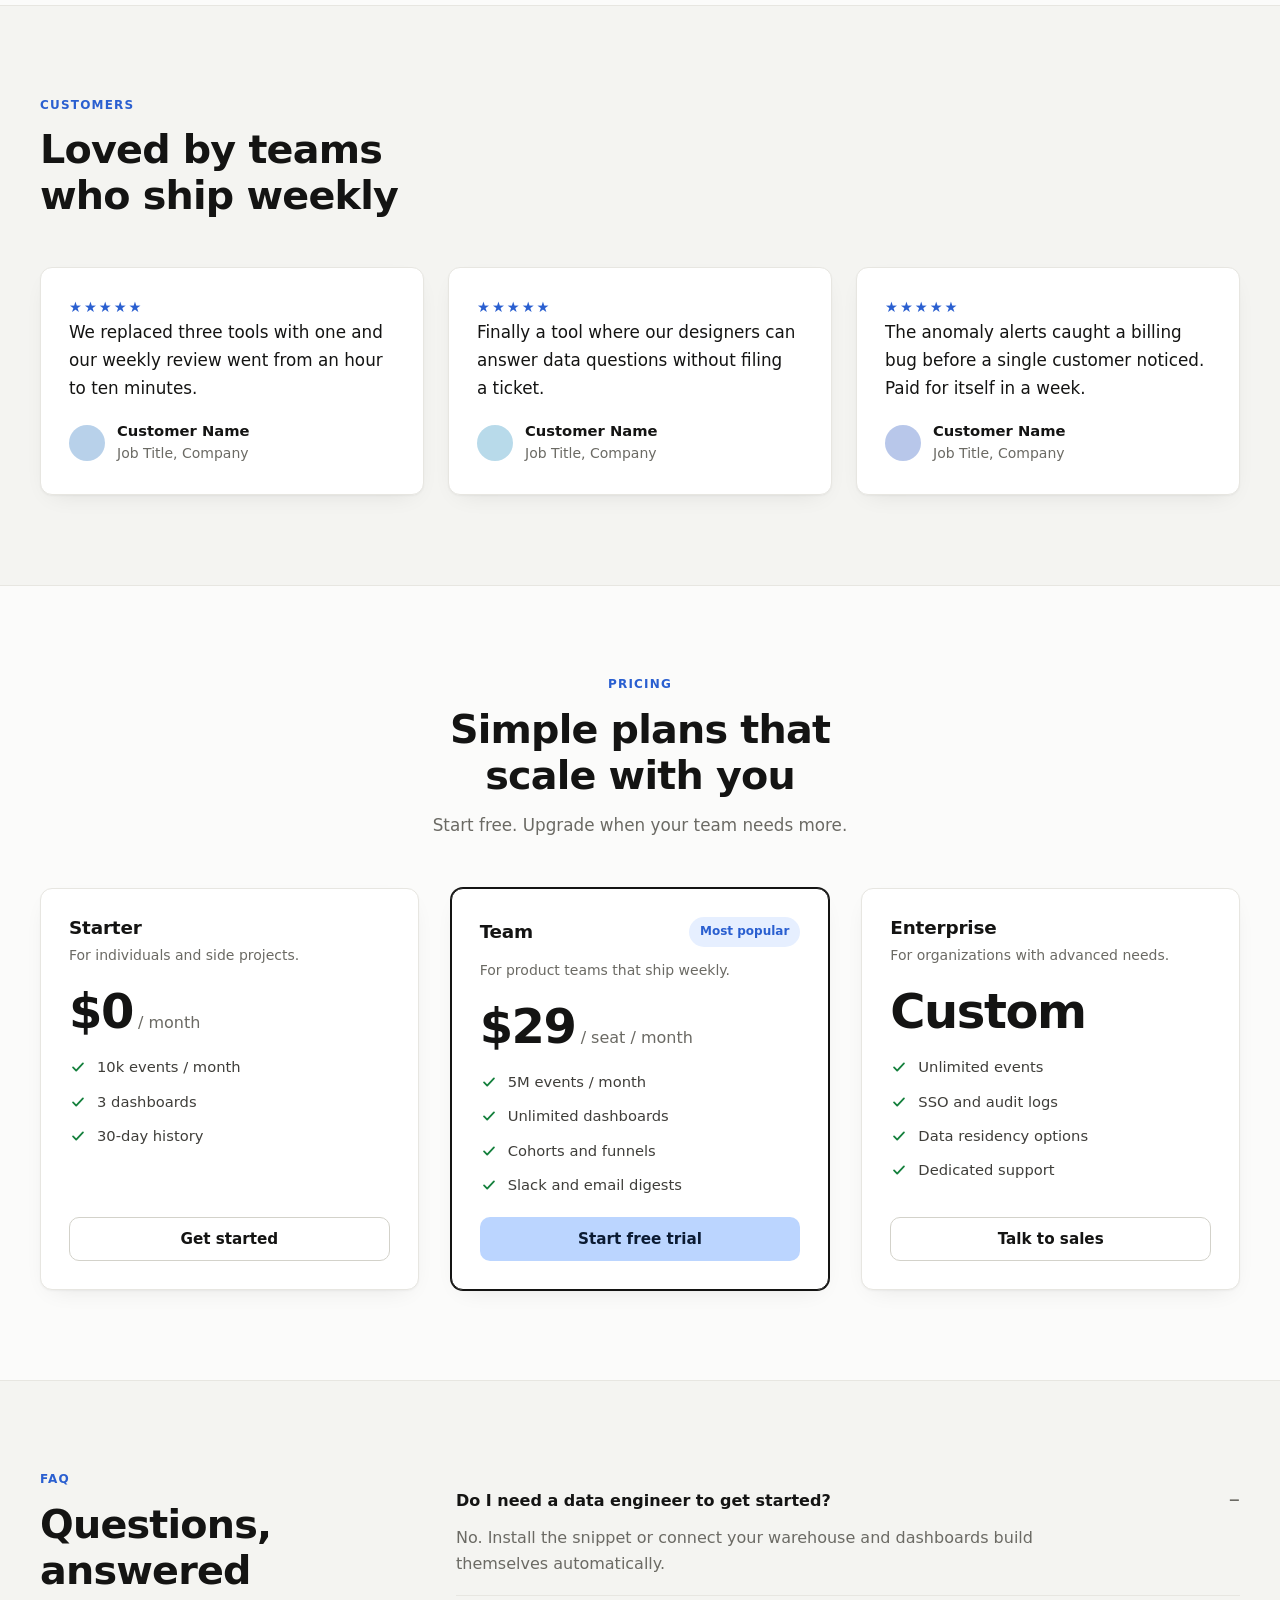
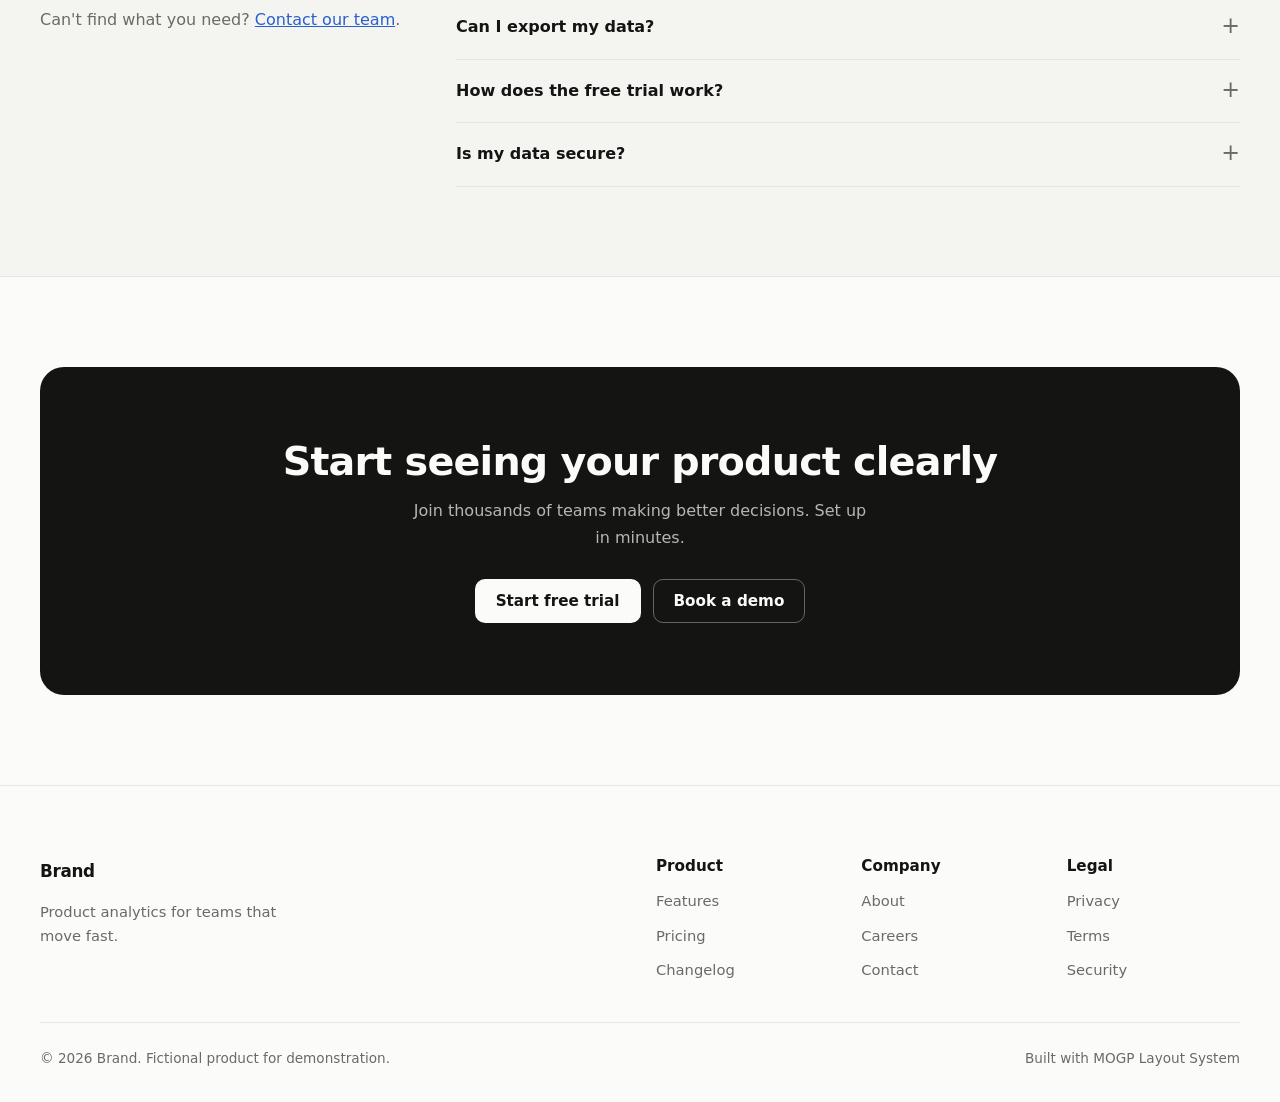
<file: examples/landing.html>
<!DOCTYPE html>
<html lang="en">
<head>
<meta charset="UTF-8">
<meta name="viewport" content="width=device-width, initial-scale=1">
<title>Landing page example · MOGP</title>
<meta name="description" content="A product landing page built with the MOGP Layout System: hero, logos, features, alternating sections, stats, testimonials, pricing, FAQ and call to action.">
<link rel="stylesheet" href="../mogp-layout-full.css">
<link rel="stylesheet" href="examples.css">
<style>
  /* Header and hero stay dark in both color schemes: the tokens are re-declared for these subtrees only. */
  .site-header, .hero {
    --ink: #F5F4EF; --text: #CFCEC7; --muted: #A3A29B; --line: #2A2A27; --line-strong: #3A3A36;
    --surface: #171716; --surface-2: #1F1F1D;
    --accent: #8DB8FF; --accent-soft: #14233D; --accent-fill: #8DB8FF; --on-accent: #0B1B33;
    background: #0E0E0D;
  }
  .site-header { backdrop-filter: none; }

  .hero { padding-block: clamp(40px, 7vw, 96px) clamp(48px, 7vw, 96px); }
  .hero h1 { margin-block: 18px 22px; }

  /* Product mock built from divs, so the page ships no images */
  .mock { border: 1px solid var(--line-strong); border-radius: 16px; background: var(--surface); box-shadow: 0 30px 60px -30px rgba(20,20,19,.35); overflow: hidden; }
  .mock-bar { display: flex; gap: 6px; padding: 12px 14px; border-block-end: 1px solid var(--line); background: var(--surface-2); }
  .mock-bar i { inline-size: 10px; block-size: 10px; border-radius: 50%; background: var(--line-strong); }
  .mock-body { display: grid; grid-template-columns: 56px 1fr; min-block-size: 280px; }
  .mock-side { border-inline-end: 1px solid var(--line); padding: 14px 10px; display: grid; gap: 10px; align-content: start; }
  .mock-side i { block-size: 28px; border-radius: 8px; background: var(--surface-2); }
  .mock-side i:first-child { background: var(--accent-soft); }
  .mock-main { padding: 18px; display: grid; gap: 14px; align-content: start; }
  .mock-row { display: grid; grid-template-columns: repeat(3, 1fr); gap: 10px; }
  .mock-row div { block-size: 56px; border-radius: 10px; background: var(--surface-2); border: 1px solid var(--line); }
  .mock-chart { block-size: 120px; border-radius: 10px; border: 1px solid var(--line); background: var(--accent-soft); }

  .logos { display: grid; grid-template-columns: repeat(2, 1fr); gap: 24px 16px; align-items: center; color: var(--muted); font-weight: 700; letter-spacing: -.02em; font-size: 1.15rem; opacity: .85; }
  .logos span { text-align: center; }
  @media (min-width: 768px) { .logos { grid-template-columns: repeat(6, 1fr); } }

  .stat-num { font-size: clamp(2.25rem, 1.6rem + 2.6vw, 3.5rem); font-weight: 700; letter-spacing: -.03em; color: var(--ink); line-height: 1; }

  .quote p { font-size: 1.05rem; color: var(--ink); }
  .stars { color: var(--accent); letter-spacing: 2px; font-size: .9rem; }

  .plan { display: flex; flex-direction: column; gap: 20px; block-size: 100%; }
  .plan.pro { border-color: var(--ink); box-shadow: 0 0 0 1px var(--ink), var(--shadow); }
  .price { font-size: 3rem; font-weight: 700; letter-spacing: -.03em; color: var(--ink); line-height: 1; }
  .price small { font-size: 1rem; font-weight: 500; color: var(--muted); letter-spacing: 0; }
  .ticks { display: grid; gap: 10px; font-size: .92rem; }
  .ticks li { display: flex; gap: 10px; align-items: flex-start; }
  .ticks svg { inline-size: 18px; block-size: 18px; color: var(--ok); flex: none; margin-block-start: 3px; }
  .plan .btn { margin-block-start: auto; }

  details.faq { border-block-end: 1px solid var(--line); padding-block: 18px; }
  details.faq summary { cursor: pointer; font-weight: 600; color: var(--ink); list-style: none; display: flex; justify-content: space-between; gap: 16px; }
  details.faq summary::-webkit-details-marker { display: none; }
  details.faq summary::after { content: "+"; font-weight: 400; font-size: 1.4rem; line-height: 1; color: var(--muted); }
  details.faq[open] summary::after { content: "–"; }
  details.faq p { margin-block-start: 10px; color: var(--muted); }

  .cta { background: var(--ink); color: var(--bg); border-radius: 24px; padding: clamp(32px, 6vw, 72px); text-align: center; position: relative; overflow: hidden; }
  .cta h2 { color: var(--bg); }
  .cta p { color: color-mix(in srgb, var(--bg) 70%, transparent); }
  .cta .btn { background: var(--bg); color: var(--ink); }
  .cta .btn.ghost { background: transparent; color: var(--bg); border-color: color-mix(in srgb, var(--bg) 35%, transparent); }
</style>
</head>
<body>

<svg width="0" height="0" style="position:absolute" aria-hidden="true">
  <symbol id="i-arrow" viewBox="0 0 16 16"><path d="M3 8h10M9 4l4 4-4 4" fill="none" stroke="currentColor" stroke-width="1.5" stroke-linecap="round" stroke-linejoin="round"/></symbol>
  <symbol id="i-check" viewBox="0 0 20 20"><path d="m4.5 10.5 3.5 3.5 7.5-8" fill="none" stroke="currentColor" stroke-width="2" stroke-linecap="round" stroke-linejoin="round"/></symbol>
  <symbol id="i-bolt" viewBox="0 0 20 20"><path d="M11 2 4 11h5l-1 7 7-9h-5z" fill="none" stroke="currentColor" stroke-width="1.6" stroke-linejoin="round"/></symbol>
  <symbol id="i-lock" viewBox="0 0 20 20"><rect x="4" y="9" width="12" height="8" rx="2" fill="none" stroke="currentColor" stroke-width="1.6"/><path d="M7 9V6a3 3 0 0 1 6 0v3" fill="none" stroke="currentColor" stroke-width="1.6"/></symbol>
  <symbol id="i-chart" viewBox="0 0 20 20"><path d="M3 16V4M3 16h14M7 13v-3M11 13V7M15 13V9" fill="none" stroke="currentColor" stroke-width="1.6" stroke-linecap="round"/></symbol>
  <symbol id="i-users" viewBox="0 0 20 20"><circle cx="8" cy="7" r="3" fill="none" stroke="currentColor" stroke-width="1.6"/><path d="M2.5 16a5.5 5.5 0 0 1 11 0M14 4.5a3 3 0 0 1 0 5.5M17.5 16a5 5 0 0 0-3-4.5" fill="none" stroke="currentColor" stroke-width="1.6" stroke-linecap="round"/></symbol>
  <symbol id="i-plug" viewBox="0 0 20 20"><path d="M7 2v4M13 2v4M5 6h10v4a5 5 0 0 1-10 0zM10 15v3" fill="none" stroke="currentColor" stroke-width="1.6" stroke-linecap="round" stroke-linejoin="round"/></symbol>
  <symbol id="i-globe" viewBox="0 0 20 20"><circle cx="10" cy="10" r="7.5" fill="none" stroke="currentColor" stroke-width="1.6"/><path d="M2.5 10h15M10 2.5c2.5 2.2 2.5 12.8 0 15M10 2.5c-2.5 2.2-2.5 12.8 0 15" fill="none" stroke="currentColor" stroke-width="1.6"/></symbol>
</svg>

<a class="skip" href="#content">Skip to content</a>

<div class="topbar">
  <div class="mogp-container mogp-pi-auto">
    <span>MOGP example · Landing page</span>
    <a href="../index.html#examples">← All examples</a>
  </div>
</div>

<header class="site-header">
  <div class="mogp-container mogp-pi-auto bar">
    <a class="brand" href="#">Brand</a>
    <nav class="nav grow" aria-label="Main">
      <a href="#features">Features</a><a href="#customers">Customers</a><a href="#pricing">Pricing</a><a href="#faq">FAQ</a>
    </nav>
    <a class="btn ghost sm" href="#">Sign in</a>
    <a class="btn sm" href="#pricing">Start free</a>
  </div>
</header>

<main id="content">

  <!-- Hero: copy 6 · product 6 from lg -->
  <section class="hero">
    <div class="mogp-container mogp-pi-auto" data-mogp-container="container pi-auto">
      <div class="mogp-grid mogp-gap-auto mogp-gap-lg-48" style="align-items:center" data-mogp-grid="grid gap-auto gap-lg-48">
        <div class="mogp-span-12 mogp-span-lg-6" data-mogp="span-12 span-lg-6">
          <span class="badge accent"><span class="dot"></span>New · Version 2.0 is live</span>
          <h1>Know what your product is doing. Instantly.</h1>
          <p class="lead" style="max-inline-size:52ch">Turn raw events into dashboards your whole team understands, with no queries to write and no pipeline to maintain.</p>
          <div class="row" style="margin-block-start:32px">
            <a class="btn" href="#pricing">Start free trial <svg><use href="#i-arrow"/></svg></a>
            <a class="btn ghost" href="#features">See how it works</a>
          </div>
          <div class="row small muted" style="margin-block-start:28px; gap:14px">
            <div class="avatar-stack"><span class="avatar" style="--h:210"></span><span class="avatar" style="--h:200"></span><span class="avatar" style="--h:222"></span><span class="avatar" style="--h:232"></span></div>
            <span>Trusted by 4,200+ product teams</span>
          </div>
        </div>
        <div class="mogp-span-12 mogp-span-lg-6" data-mogp="span-12 span-lg-6">
          <div class="mock" role="img" aria-label="Illustration of the product dashboard">
            <div class="mock-bar"><i></i><i></i><i></i></div>
            <div class="mock-body">
              <div class="mock-side"><i></i><i></i><i></i><i></i></div>
              <div class="mock-main"><div class="mock-row"><div></div><div></div><div></div></div><div class="mock-chart"></div><div class="mock-row"><div></div><div></div><div></div></div></div>
            </div>
          </div>
        </div>
      </div>
    </div>
  </section>

  <!-- Logo strip: 2 per row on phones, 6 from md -->
  <section class="section tight alt">
    <div class="mogp-container mogp-pi-auto" data-mogp-container="container pi-auto">
      <p class="center small muted" style="margin-block-end:28px">Powering analytics at fast-moving companies</p>
      <div class="logos" aria-label="Customer logos"><span>Company A</span><span>Company B</span><span>Company C</span><span>Company D</span><span>Company E</span><span>Company F</span></div>
    </div>
  </section>

  <!-- Features: 1 → 2 → 3 columns -->
  <section class="section" id="features">
    <div class="mogp-container mogp-pi-auto" data-mogp-container="container pi-auto">
      <div class="section-head center">
        <p class="eyebrow">Features</p>
        <h2>Everything you need to see the full picture</h2>
        <p>Six building blocks that cover the path from first event to board-ready report.</p>
      </div>
      <div class="mogp-grid mogp-gap-auto" data-mogp-grid="grid gap-auto">
        <div class="card flat mogp-span-12 mogp-span-sm-6 mogp-span-lg-4" data-mogp="span-12 span-sm-6 span-lg-4"><div class="icon-tile"><svg><use href="#i-bolt"/></svg></div><h3 style="margin-block:18px 8px">Real-time events</h3><p class="muted">Data appears in seconds, not hours, so you can react while it still matters.</p></div>
        <div class="card flat mogp-span-12 mogp-span-sm-6 mogp-span-lg-4" data-mogp="span-12 span-sm-6 span-lg-4"><div class="icon-tile"><svg><use href="#i-chart"/></svg></div><h3 style="margin-block:18px 8px">Self-serve dashboards</h3><p class="muted">Drag, drop and share. Anyone on the team can answer their own questions.</p></div>
        <div class="card flat mogp-span-12 mogp-span-sm-6 mogp-span-lg-4" data-mogp="span-12 span-sm-6 span-lg-4"><div class="icon-tile"><svg><use href="#i-users"/></svg></div><h3 style="margin-block:18px 8px">Cohorts &amp; funnels</h3><p class="muted">Follow groups of users over time and find the exact step where they drop off.</p></div>
        <div class="card flat mogp-span-12 mogp-span-sm-6 mogp-span-lg-4" data-mogp="span-12 span-sm-6 span-lg-4"><div class="icon-tile"><svg><use href="#i-plug"/></svg></div><h3 style="margin-block:18px 8px">80+ integrations</h3><p class="muted">Connect your warehouse, CRM and billing tools in a few clicks.</p></div>
        <div class="card flat mogp-span-12 mogp-span-sm-6 mogp-span-lg-4" data-mogp="span-12 span-sm-6 span-lg-4"><div class="icon-tile"><svg><use href="#i-lock"/></svg></div><h3 style="margin-block:18px 8px">Enterprise security</h3><p class="muted">SSO, audit logs and field-level controls. SOC 2 Type II certified.</p></div>
        <div class="card flat mogp-span-12 mogp-span-sm-6 mogp-span-lg-4" data-mogp="span-12 span-sm-6 span-lg-4"><div class="icon-tile"><svg><use href="#i-globe"/></svg></div><h3 style="margin-block:18px 8px">Global by default</h3><p class="muted">EU and US data residency, multi-currency and fully localized reports.</p></div>
      </div>
    </div>
  </section>

  <!-- Alternating rows: text and visual swap sides with col-start -->
  <section class="section alt">
    <div class="mogp-container mogp-pi-auto" data-mogp-container="container pi-auto">
      <div class="mogp-grid mogp-gap-auto mogp-gap-lg-48" style="align-items:center; row-gap:56px" data-mogp-grid="grid gap-auto gap-lg-48">
        <div class="mogp-span-12 mogp-span-lg-5" data-mogp="span-12 span-lg-5">
          <p class="eyebrow">Insights</p>
          <h2 style="font-size:clamp(1.6rem,1.2rem + 1.4vw,2.25rem)">Answers, not dashboards to maintain</h2>
          <p class="muted" style="margin-block:14px 22px">Ask a question in plain language and get the chart, the trend explained and anything unusual flagged.</p>
          <ul class="ticks"><li><svg><use href="#i-check"/></svg>Natural-language queries</li><li><svg><use href="#i-check"/></svg>Automatic anomaly alerts</li><li><svg><use href="#i-check"/></svg>Scheduled digests to Slack or email</li></ul>
        </div>
        <div class="mogp-span-12 mogp-span-lg-6 mogp-col-start-lg-7" data-mogp="span-12 span-lg-6 col-start-lg-7"><div class="art" style="--h:208; --ratio:4/3"></div></div>

        <!-- Visual comes first in the source so auto-placement keeps both items on the same row. -->
        <div class="mogp-span-12 mogp-span-lg-6" data-mogp="span-12 span-lg-6"><div class="art" style="--h:200; --ratio:4/3"></div></div>
        <div class="mogp-span-12 mogp-span-lg-5 mogp-col-start-lg-8" data-mogp="span-12 span-lg-5 col-start-lg-8">
          <p class="eyebrow">Collaboration</p>
          <h2 style="font-size:clamp(1.6rem,1.2rem + 1.4vw,2.25rem)">One source of truth for the whole team</h2>
          <p class="muted" style="margin-block:14px 22px">Comment on any metric, assign follow-ups and keep decisions next to the data that drove them.</p>
          <ul class="ticks"><li><svg><use href="#i-check"/></svg>Threaded comments on charts</li><li><svg><use href="#i-check"/></svg>Role-based sharing</li><li><svg><use href="#i-check"/></svg>Versioned reports</li></ul>
        </div>
      </div>
    </div>
  </section>

  <!-- Stats: 2 per row, then 4 -->
  <section class="section">
    <div class="mogp-container mogp-pi-auto" data-mogp-container="container pi-auto">
      <div class="mogp-grid mogp-gap-32" style="row-gap:40px" data-mogp-grid="grid gap-32">
        <div class="mogp-span-6 mogp-span-lg-3" data-mogp="span-6 span-lg-3"><p class="stat-num">4.2k</p><p class="muted small" style="margin-block-start:8px">Active teams</p></div>
        <div class="mogp-span-6 mogp-span-lg-3" data-mogp="span-6 span-lg-3"><p class="stat-num">9.8B</p><p class="muted small" style="margin-block-start:8px">Events per month</p></div>
        <div class="mogp-span-6 mogp-span-lg-3" data-mogp="span-6 span-lg-3"><p class="stat-num">99.99%</p><p class="muted small" style="margin-block-start:8px">Uptime, last 12 months</p></div>
        <div class="mogp-span-6 mogp-span-lg-3" data-mogp="span-6 span-lg-3"><p class="stat-num">&lt;2s</p><p class="muted small" style="margin-block-start:8px">Median query time</p></div>
      </div>
    </div>
  </section>

  <!-- Testimonials: 3 up -->
  <section class="section alt" id="customers">
    <div class="mogp-container mogp-pi-auto" data-mogp-container="container pi-auto">
      <div class="section-head"><p class="eyebrow">Customers</p><h2>Loved by teams who ship weekly</h2></div>
      <div class="mogp-grid mogp-gap-auto" data-mogp-grid="grid gap-auto">
        <figure class="card quote stack mogp-span-12 mogp-span-md-4" style="margin:0; --stack:18px" data-mogp="span-12 span-md-4">
          <div class="stars" aria-label="5 out of 5">★★★★★</div>
          <blockquote style="margin:0"><p>We replaced three tools with one and our weekly review went from an hour to ten minutes.</p></blockquote>
          <figcaption class="author"><span class="avatar" style="--h:210"></span><div><b>Customer Name</b><span class="small muted">Job Title, Company</span></div></figcaption>
        </figure>
        <figure class="card quote stack mogp-span-12 mogp-span-md-4" style="margin:0; --stack:18px" data-mogp="span-12 span-md-4">
          <div class="stars" aria-label="5 out of 5">★★★★★</div>
          <blockquote style="margin:0"><p>Finally a tool where our designers can answer data questions without filing a ticket.</p></blockquote>
          <figcaption class="author"><span class="avatar" style="--h:200"></span><div><b>Customer Name</b><span class="small muted">Job Title, Company</span></div></figcaption>
        </figure>
        <figure class="card quote stack mogp-span-12 mogp-span-md-4" style="margin:0; --stack:18px" data-mogp="span-12 span-md-4">
          <div class="stars" aria-label="5 out of 5">★★★★★</div>
          <blockquote style="margin:0"><p>The anomaly alerts caught a billing bug before a single customer noticed. Paid for itself in a week.</p></blockquote>
          <figcaption class="author"><span class="avatar" style="--h:222"></span><div><b>Customer Name</b><span class="small muted">Job Title, Company</span></div></figcaption>
        </figure>
      </div>
    </div>
  </section>

  <!-- Pricing: stacked on phones, 3 across from md -->
  <section class="section" id="pricing">
    <div class="mogp-container mogp-pi-auto" data-mogp-container="container pi-auto">
      <div class="section-head center"><p class="eyebrow">Pricing</p><h2>Simple plans that scale with you</h2><p>Start free. Upgrade when your team needs more.</p></div>
      <div class="mogp-grid mogp-gap-16 mogp-gap-lg-32" data-mogp-grid="grid gap-16 gap-lg-32">
        <div class="mogp-span-12 mogp-span-md-4" data-mogp="span-12 span-md-4">
          <div class="card plan">
            <div><h3>Starter</h3><p class="muted small" style="margin-block-start:6px">For individuals and side projects.</p></div>
            <p class="price">$0<small> / month</small></p>
            <ul class="ticks"><li><svg><use href="#i-check"/></svg>10k events / month</li><li><svg><use href="#i-check"/></svg>3 dashboards</li><li><svg><use href="#i-check"/></svg>30-day history</li></ul>
            <a class="btn ghost" href="#">Get started</a>
          </div>
        </div>
        <div class="mogp-span-12 mogp-span-md-4" data-mogp="span-12 span-md-4">
          <div class="card plan pro">
            <div class="row" style="justify-content:space-between"><h3>Team</h3><span class="badge accent">Most popular</span></div>
            <p class="muted small" style="margin-block-start:-8px">For product teams that ship weekly.</p>
            <p class="price">$29<small> / seat / month</small></p>
            <ul class="ticks"><li><svg><use href="#i-check"/></svg>5M events / month</li><li><svg><use href="#i-check"/></svg>Unlimited dashboards</li><li><svg><use href="#i-check"/></svg>Cohorts and funnels</li><li><svg><use href="#i-check"/></svg>Slack and email digests</li></ul>
            <a class="btn" href="#">Start free trial</a>
          </div>
        </div>
        <div class="mogp-span-12 mogp-span-md-4" data-mogp="span-12 span-md-4">
          <div class="card plan">
            <div><h3>Enterprise</h3><p class="muted small" style="margin-block-start:6px">For organizations with advanced needs.</p></div>
            <p class="price">Custom</p>
            <ul class="ticks"><li><svg><use href="#i-check"/></svg>Unlimited events</li><li><svg><use href="#i-check"/></svg>SSO and audit logs</li><li><svg><use href="#i-check"/></svg>Data residency options</li><li><svg><use href="#i-check"/></svg>Dedicated support</li></ul>
            <a class="btn ghost" href="#">Talk to sales</a>
          </div>
        </div>
      </div>
    </div>
  </section>

  <!-- FAQ: heading 4 · answers 8 -->
  <section class="section alt" id="faq">
    <div class="mogp-container mogp-pi-auto" data-mogp-container="container pi-auto">
      <div class="mogp-grid mogp-gap-auto mogp-gap-lg-48" data-mogp-grid="grid gap-auto gap-lg-48">
        <div class="mogp-span-12 mogp-span-lg-4" data-mogp="span-12 span-lg-4">
          <p class="eyebrow">FAQ</p><h2>Questions, answered</h2>
          <p class="muted" style="margin-block-start:14px">Can't find what you need? <a href="#" style="color:var(--accent)">Contact our team</a>.</p>
        </div>
        <div class="mogp-span-12 mogp-span-lg-8" data-mogp="span-12 span-lg-8">
          <details class="faq" open><summary>Do I need a data engineer to get started?</summary><p>No. Install the snippet or connect your warehouse and dashboards build themselves automatically.</p></details>
          <details class="faq"><summary>Can I export my data?</summary><p>Yes. Every chart and raw event can be exported as CSV or streamed to your own warehouse at any time.</p></details>
          <details class="faq"><summary>How does the free trial work?</summary><p>Fourteen days of the Team plan, no credit card required. After that you can pick a plan or drop to Starter.</p></details>
          <details class="faq"><summary>Is my data secure?</summary><p>Data is encrypted in transit and at rest, and we are SOC 2 Type II certified with optional EU data residency.</p></details>
        </div>
      </div>
    </div>
  </section>

  <!-- Final call to action -->
  <section class="section">
    <div class="mogp-container mogp-pi-auto" data-mogp-container="container pi-auto">
      <div class="mogp-grid" data-mogp-grid="grid">
        <div class="cta mogp-span-12" data-mogp="span-12">
          <h2>Start seeing your product clearly</h2>
          <p style="margin:14px auto 28px; max-inline-size:48ch">Join thousands of teams making better decisions. Set up in minutes.</p>
          <div class="row" style="justify-content:center"><a class="btn" href="#pricing">Start free trial</a><a class="btn ghost" href="#">Book a demo</a></div>
        </div>
      </div>
    </div>
  </section>
</main>

<footer class="site-footer">
  <div class="mogp-container mogp-pi-auto" data-mogp-container="container pi-auto">
    <div class="mogp-grid mogp-gap-32" data-mogp-grid="grid gap-32">
      <div class="mogp-span-12 mogp-span-lg-4" data-mogp="span-12 span-lg-4">
        <a class="brand" href="#">Brand</a>
        <p class="muted" style="max-inline-size:32ch; margin-block-start:14px">Product analytics for teams that move fast.</p>
      </div>
      <div class="mogp-span-6 mogp-span-lg-2 mogp-col-start-lg-7" data-mogp="span-6 span-lg-2 col-start-lg-7"><h4>Product</h4><ul class="link-list"><li><a href="#">Features</a></li><li><a href="#">Pricing</a></li><li><a href="#">Changelog</a></li></ul></div>
      <div class="mogp-span-6 mogp-span-lg-2" data-mogp="span-6 span-lg-2"><h4>Company</h4><ul class="link-list"><li><a href="#">About</a></li><li><a href="#">Careers</a></li><li><a href="#">Contact</a></li></ul></div>
      <div class="mogp-span-6 mogp-span-lg-2" data-mogp="span-6 span-lg-2"><h4>Legal</h4><ul class="link-list"><li><a href="#">Privacy</a></li><li><a href="#">Terms</a></li><li><a href="#">Security</a></li></ul></div>
    </div>
    <div class="legal"><span>© 2026 Brand. Fictional product for demonstration.</span><span>Built with MOGP Layout System</span></div>
  </div>
</footer>

<script src="examples.js" defer></script>
</body>
</html>
</file>
<file: mogp-layout-full.css>
/*! MOGP Layout System v0.1.0 */
/*! columns: 12 */
/*! breakpoints: sm, md, lg, xl */
/*! selectors: standard */
/*! core: container, container-full, grid, span, span auto, span responsive, pi-auto, gap-auto */
/*! pi utilities */
/*! pi responsive */
/*! gap utilities */
/*! gap responsive */
/*! gap axis utilities */
/*! gap axis responsive */
/*! col-start utilities */
/*! col-start responsive */
/*! col-end utilities */
/*! col-end responsive */
/*! offset utilities */
/*! offset responsive */
:root {
  --mogp-container-max: 1280px;
  --mogp-container-pi-base: 16px;
  --mogp-container-pi-sm: 24px;
  --mogp-container-pi-md: 24px;
  --mogp-container-pi-lg: 32px;
  --mogp-container-pi-xl: 40px;
  --mogp-gap-auto-base: 16px;
  --mogp-gap-auto-sm: 16px;
  --mogp-gap-auto-md: 24px;
  --mogp-gap-auto-lg: 24px;
  --mogp-gap-auto-xl: 24px;
}

.mogp-container,
.mogp-container-full {
  inline-size: 100%;
  margin-inline: auto;
  box-sizing: border-box;
  --mogp-container-pi: 0;
  padding-inline: var(--mogp-container-pi);
}

.mogp-container {
  max-inline-size: var(--mogp-container-max);
}

.mogp-container-full {
  max-inline-size: none;
}

.mogp-container.mogp-pi-auto,
.mogp-container-full.mogp-pi-auto {
  --mogp-container-pi: var(--mogp-container-pi-base);
}

@media (min-width: 640px) {
  .mogp-container.mogp-pi-auto,
  .mogp-container-full.mogp-pi-auto {
    --mogp-container-pi: var(--mogp-container-pi-sm);
  }
}
@media (min-width: 768px) {
  .mogp-container.mogp-pi-auto,
  .mogp-container-full.mogp-pi-auto {
    --mogp-container-pi: var(--mogp-container-pi-md);
  }
}
@media (min-width: 1024px) {
  .mogp-container.mogp-pi-auto,
  .mogp-container-full.mogp-pi-auto {
    --mogp-container-pi: var(--mogp-container-pi-lg);
  }
}
@media (min-width: 1280px) {
  .mogp-container.mogp-pi-auto,
  .mogp-container-full.mogp-pi-auto {
    --mogp-container-pi: var(--mogp-container-pi-xl);
  }
}
.mogp-container.mogp-pi-0,
.mogp-container-full.mogp-pi-0 {
  --mogp-container-pi: 0;
}

.mogp-container.mogp-pi-16,
.mogp-container-full.mogp-pi-16 {
  --mogp-container-pi: 16px;
}

.mogp-container.mogp-pi-24,
.mogp-container-full.mogp-pi-24 {
  --mogp-container-pi: 24px;
}

.mogp-container.mogp-pi-32,
.mogp-container-full.mogp-pi-32 {
  --mogp-container-pi: 32px;
}

.mogp-container.mogp-pi-40,
.mogp-container-full.mogp-pi-40 {
  --mogp-container-pi: 40px;
}

@media (min-width: 640px) {
  .mogp-container.mogp-pi-sm-0,
  .mogp-container-full.mogp-pi-sm-0 {
    --mogp-container-pi: 0;
  }
  .mogp-container.mogp-pi-sm-16,
  .mogp-container-full.mogp-pi-sm-16 {
    --mogp-container-pi: 16px;
  }
  .mogp-container.mogp-pi-sm-24,
  .mogp-container-full.mogp-pi-sm-24 {
    --mogp-container-pi: 24px;
  }
  .mogp-container.mogp-pi-sm-32,
  .mogp-container-full.mogp-pi-sm-32 {
    --mogp-container-pi: 32px;
  }
  .mogp-container.mogp-pi-sm-40,
  .mogp-container-full.mogp-pi-sm-40 {
    --mogp-container-pi: 40px;
  }
}
@media (min-width: 768px) {
  .mogp-container.mogp-pi-md-0,
  .mogp-container-full.mogp-pi-md-0 {
    --mogp-container-pi: 0;
  }
  .mogp-container.mogp-pi-md-16,
  .mogp-container-full.mogp-pi-md-16 {
    --mogp-container-pi: 16px;
  }
  .mogp-container.mogp-pi-md-24,
  .mogp-container-full.mogp-pi-md-24 {
    --mogp-container-pi: 24px;
  }
  .mogp-container.mogp-pi-md-32,
  .mogp-container-full.mogp-pi-md-32 {
    --mogp-container-pi: 32px;
  }
  .mogp-container.mogp-pi-md-40,
  .mogp-container-full.mogp-pi-md-40 {
    --mogp-container-pi: 40px;
  }
}
@media (min-width: 1024px) {
  .mogp-container.mogp-pi-lg-0,
  .mogp-container-full.mogp-pi-lg-0 {
    --mogp-container-pi: 0;
  }
  .mogp-container.mogp-pi-lg-16,
  .mogp-container-full.mogp-pi-lg-16 {
    --mogp-container-pi: 16px;
  }
  .mogp-container.mogp-pi-lg-24,
  .mogp-container-full.mogp-pi-lg-24 {
    --mogp-container-pi: 24px;
  }
  .mogp-container.mogp-pi-lg-32,
  .mogp-container-full.mogp-pi-lg-32 {
    --mogp-container-pi: 32px;
  }
  .mogp-container.mogp-pi-lg-40,
  .mogp-container-full.mogp-pi-lg-40 {
    --mogp-container-pi: 40px;
  }
}
@media (min-width: 1280px) {
  .mogp-container.mogp-pi-xl-0,
  .mogp-container-full.mogp-pi-xl-0 {
    --mogp-container-pi: 0;
  }
  .mogp-container.mogp-pi-xl-16,
  .mogp-container-full.mogp-pi-xl-16 {
    --mogp-container-pi: 16px;
  }
  .mogp-container.mogp-pi-xl-24,
  .mogp-container-full.mogp-pi-xl-24 {
    --mogp-container-pi: 24px;
  }
  .mogp-container.mogp-pi-xl-32,
  .mogp-container-full.mogp-pi-xl-32 {
    --mogp-container-pi: 32px;
  }
  .mogp-container.mogp-pi-xl-40,
  .mogp-container-full.mogp-pi-xl-40 {
    --mogp-container-pi: 40px;
  }
}
.mogp-grid {
  display: grid;
  grid-template-columns: repeat(12, minmax(0, 1fr));
  --mogp-gap: 0;
  --mogp-gap-inline: var(--mogp-gap);
  --mogp-gap-block: var(--mogp-gap);
  column-gap: var(--mogp-gap-inline);
  row-gap: var(--mogp-gap-block);
}

.mogp-grid > * {
  min-inline-size: 0;
}

.mogp-grid.mogp-gap-auto {
  --mogp-gap: var(--mogp-gap-auto-base);
}

@media (min-width: 640px) {
  .mogp-grid.mogp-gap-auto {
    --mogp-gap: var(--mogp-gap-auto-sm);
  }
}
@media (min-width: 768px) {
  .mogp-grid.mogp-gap-auto {
    --mogp-gap: var(--mogp-gap-auto-md);
  }
}
@media (min-width: 1024px) {
  .mogp-grid.mogp-gap-auto {
    --mogp-gap: var(--mogp-gap-auto-lg);
  }
}
@media (min-width: 1280px) {
  .mogp-grid.mogp-gap-auto {
    --mogp-gap: var(--mogp-gap-auto-xl);
  }
}
.mogp-grid > .mogp-span-auto {
  grid-column: auto;
}

.mogp-grid > .mogp-span-1 {
  grid-column: span 1/span 1;
}

.mogp-grid > .mogp-span-2 {
  grid-column: span 2/span 2;
}

.mogp-grid > .mogp-span-3 {
  grid-column: span 3/span 3;
}

.mogp-grid > .mogp-span-4 {
  grid-column: span 4/span 4;
}

.mogp-grid > .mogp-span-5 {
  grid-column: span 5/span 5;
}

.mogp-grid > .mogp-span-6 {
  grid-column: span 6/span 6;
}

.mogp-grid > .mogp-span-7 {
  grid-column: span 7/span 7;
}

.mogp-grid > .mogp-span-8 {
  grid-column: span 8/span 8;
}

.mogp-grid > .mogp-span-9 {
  grid-column: span 9/span 9;
}

.mogp-grid > .mogp-span-10 {
  grid-column: span 10/span 10;
}

.mogp-grid > .mogp-span-11 {
  grid-column: span 11/span 11;
}

.mogp-grid > .mogp-span-12 {
  grid-column: span 12/span 12;
}

@media (min-width: 640px) {
  .mogp-grid > .mogp-span-sm-auto {
    grid-column: auto;
  }
  .mogp-grid > .mogp-span-sm-1 {
    grid-column: span 1/span 1;
  }
  .mogp-grid > .mogp-span-sm-2 {
    grid-column: span 2/span 2;
  }
  .mogp-grid > .mogp-span-sm-3 {
    grid-column: span 3/span 3;
  }
  .mogp-grid > .mogp-span-sm-4 {
    grid-column: span 4/span 4;
  }
  .mogp-grid > .mogp-span-sm-5 {
    grid-column: span 5/span 5;
  }
  .mogp-grid > .mogp-span-sm-6 {
    grid-column: span 6/span 6;
  }
  .mogp-grid > .mogp-span-sm-7 {
    grid-column: span 7/span 7;
  }
  .mogp-grid > .mogp-span-sm-8 {
    grid-column: span 8/span 8;
  }
  .mogp-grid > .mogp-span-sm-9 {
    grid-column: span 9/span 9;
  }
  .mogp-grid > .mogp-span-sm-10 {
    grid-column: span 10/span 10;
  }
  .mogp-grid > .mogp-span-sm-11 {
    grid-column: span 11/span 11;
  }
  .mogp-grid > .mogp-span-sm-12 {
    grid-column: span 12/span 12;
  }
}
@media (min-width: 768px) {
  .mogp-grid > .mogp-span-md-auto {
    grid-column: auto;
  }
  .mogp-grid > .mogp-span-md-1 {
    grid-column: span 1/span 1;
  }
  .mogp-grid > .mogp-span-md-2 {
    grid-column: span 2/span 2;
  }
  .mogp-grid > .mogp-span-md-3 {
    grid-column: span 3/span 3;
  }
  .mogp-grid > .mogp-span-md-4 {
    grid-column: span 4/span 4;
  }
  .mogp-grid > .mogp-span-md-5 {
    grid-column: span 5/span 5;
  }
  .mogp-grid > .mogp-span-md-6 {
    grid-column: span 6/span 6;
  }
  .mogp-grid > .mogp-span-md-7 {
    grid-column: span 7/span 7;
  }
  .mogp-grid > .mogp-span-md-8 {
    grid-column: span 8/span 8;
  }
  .mogp-grid > .mogp-span-md-9 {
    grid-column: span 9/span 9;
  }
  .mogp-grid > .mogp-span-md-10 {
    grid-column: span 10/span 10;
  }
  .mogp-grid > .mogp-span-md-11 {
    grid-column: span 11/span 11;
  }
  .mogp-grid > .mogp-span-md-12 {
    grid-column: span 12/span 12;
  }
}
@media (min-width: 1024px) {
  .mogp-grid > .mogp-span-lg-auto {
    grid-column: auto;
  }
  .mogp-grid > .mogp-span-lg-1 {
    grid-column: span 1/span 1;
  }
  .mogp-grid > .mogp-span-lg-2 {
    grid-column: span 2/span 2;
  }
  .mogp-grid > .mogp-span-lg-3 {
    grid-column: span 3/span 3;
  }
  .mogp-grid > .mogp-span-lg-4 {
    grid-column: span 4/span 4;
  }
  .mogp-grid > .mogp-span-lg-5 {
    grid-column: span 5/span 5;
  }
  .mogp-grid > .mogp-span-lg-6 {
    grid-column: span 6/span 6;
  }
  .mogp-grid > .mogp-span-lg-7 {
    grid-column: span 7/span 7;
  }
  .mogp-grid > .mogp-span-lg-8 {
    grid-column: span 8/span 8;
  }
  .mogp-grid > .mogp-span-lg-9 {
    grid-column: span 9/span 9;
  }
  .mogp-grid > .mogp-span-lg-10 {
    grid-column: span 10/span 10;
  }
  .mogp-grid > .mogp-span-lg-11 {
    grid-column: span 11/span 11;
  }
  .mogp-grid > .mogp-span-lg-12 {
    grid-column: span 12/span 12;
  }
}
@media (min-width: 1280px) {
  .mogp-grid > .mogp-span-xl-auto {
    grid-column: auto;
  }
  .mogp-grid > .mogp-span-xl-1 {
    grid-column: span 1/span 1;
  }
  .mogp-grid > .mogp-span-xl-2 {
    grid-column: span 2/span 2;
  }
  .mogp-grid > .mogp-span-xl-3 {
    grid-column: span 3/span 3;
  }
  .mogp-grid > .mogp-span-xl-4 {
    grid-column: span 4/span 4;
  }
  .mogp-grid > .mogp-span-xl-5 {
    grid-column: span 5/span 5;
  }
  .mogp-grid > .mogp-span-xl-6 {
    grid-column: span 6/span 6;
  }
  .mogp-grid > .mogp-span-xl-7 {
    grid-column: span 7/span 7;
  }
  .mogp-grid > .mogp-span-xl-8 {
    grid-column: span 8/span 8;
  }
  .mogp-grid > .mogp-span-xl-9 {
    grid-column: span 9/span 9;
  }
  .mogp-grid > .mogp-span-xl-10 {
    grid-column: span 10/span 10;
  }
  .mogp-grid > .mogp-span-xl-11 {
    grid-column: span 11/span 11;
  }
  .mogp-grid > .mogp-span-xl-12 {
    grid-column: span 12/span 12;
  }
}
.mogp-grid > .mogp-col-start-1 {
  grid-column-start: 1;
}

.mogp-grid > .mogp-col-start-2 {
  grid-column-start: 2;
}

.mogp-grid > .mogp-col-start-3 {
  grid-column-start: 3;
}

.mogp-grid > .mogp-col-start-4 {
  grid-column-start: 4;
}

.mogp-grid > .mogp-col-start-5 {
  grid-column-start: 5;
}

.mogp-grid > .mogp-col-start-6 {
  grid-column-start: 6;
}

.mogp-grid > .mogp-col-start-7 {
  grid-column-start: 7;
}

.mogp-grid > .mogp-col-start-8 {
  grid-column-start: 8;
}

.mogp-grid > .mogp-col-start-9 {
  grid-column-start: 9;
}

.mogp-grid > .mogp-col-start-10 {
  grid-column-start: 10;
}

.mogp-grid > .mogp-col-start-11 {
  grid-column-start: 11;
}

.mogp-grid > .mogp-col-start-12 {
  grid-column-start: 12;
}

.mogp-grid > .mogp-col-start-13 {
  grid-column-start: 13;
}

@media (min-width: 640px) {
  .mogp-grid > .mogp-col-start-sm-1 {
    grid-column-start: 1;
  }
  .mogp-grid > .mogp-col-start-sm-2 {
    grid-column-start: 2;
  }
  .mogp-grid > .mogp-col-start-sm-3 {
    grid-column-start: 3;
  }
  .mogp-grid > .mogp-col-start-sm-4 {
    grid-column-start: 4;
  }
  .mogp-grid > .mogp-col-start-sm-5 {
    grid-column-start: 5;
  }
  .mogp-grid > .mogp-col-start-sm-6 {
    grid-column-start: 6;
  }
  .mogp-grid > .mogp-col-start-sm-7 {
    grid-column-start: 7;
  }
  .mogp-grid > .mogp-col-start-sm-8 {
    grid-column-start: 8;
  }
  .mogp-grid > .mogp-col-start-sm-9 {
    grid-column-start: 9;
  }
  .mogp-grid > .mogp-col-start-sm-10 {
    grid-column-start: 10;
  }
  .mogp-grid > .mogp-col-start-sm-11 {
    grid-column-start: 11;
  }
  .mogp-grid > .mogp-col-start-sm-12 {
    grid-column-start: 12;
  }
  .mogp-grid > .mogp-col-start-sm-13 {
    grid-column-start: 13;
  }
}
@media (min-width: 768px) {
  .mogp-grid > .mogp-col-start-md-1 {
    grid-column-start: 1;
  }
  .mogp-grid > .mogp-col-start-md-2 {
    grid-column-start: 2;
  }
  .mogp-grid > .mogp-col-start-md-3 {
    grid-column-start: 3;
  }
  .mogp-grid > .mogp-col-start-md-4 {
    grid-column-start: 4;
  }
  .mogp-grid > .mogp-col-start-md-5 {
    grid-column-start: 5;
  }
  .mogp-grid > .mogp-col-start-md-6 {
    grid-column-start: 6;
  }
  .mogp-grid > .mogp-col-start-md-7 {
    grid-column-start: 7;
  }
  .mogp-grid > .mogp-col-start-md-8 {
    grid-column-start: 8;
  }
  .mogp-grid > .mogp-col-start-md-9 {
    grid-column-start: 9;
  }
  .mogp-grid > .mogp-col-start-md-10 {
    grid-column-start: 10;
  }
  .mogp-grid > .mogp-col-start-md-11 {
    grid-column-start: 11;
  }
  .mogp-grid > .mogp-col-start-md-12 {
    grid-column-start: 12;
  }
  .mogp-grid > .mogp-col-start-md-13 {
    grid-column-start: 13;
  }
}
@media (min-width: 1024px) {
  .mogp-grid > .mogp-col-start-lg-1 {
    grid-column-start: 1;
  }
  .mogp-grid > .mogp-col-start-lg-2 {
    grid-column-start: 2;
  }
  .mogp-grid > .mogp-col-start-lg-3 {
    grid-column-start: 3;
  }
  .mogp-grid > .mogp-col-start-lg-4 {
    grid-column-start: 4;
  }
  .mogp-grid > .mogp-col-start-lg-5 {
    grid-column-start: 5;
  }
  .mogp-grid > .mogp-col-start-lg-6 {
    grid-column-start: 6;
  }
  .mogp-grid > .mogp-col-start-lg-7 {
    grid-column-start: 7;
  }
  .mogp-grid > .mogp-col-start-lg-8 {
    grid-column-start: 8;
  }
  .mogp-grid > .mogp-col-start-lg-9 {
    grid-column-start: 9;
  }
  .mogp-grid > .mogp-col-start-lg-10 {
    grid-column-start: 10;
  }
  .mogp-grid > .mogp-col-start-lg-11 {
    grid-column-start: 11;
  }
  .mogp-grid > .mogp-col-start-lg-12 {
    grid-column-start: 12;
  }
  .mogp-grid > .mogp-col-start-lg-13 {
    grid-column-start: 13;
  }
}
@media (min-width: 1280px) {
  .mogp-grid > .mogp-col-start-xl-1 {
    grid-column-start: 1;
  }
  .mogp-grid > .mogp-col-start-xl-2 {
    grid-column-start: 2;
  }
  .mogp-grid > .mogp-col-start-xl-3 {
    grid-column-start: 3;
  }
  .mogp-grid > .mogp-col-start-xl-4 {
    grid-column-start: 4;
  }
  .mogp-grid > .mogp-col-start-xl-5 {
    grid-column-start: 5;
  }
  .mogp-grid > .mogp-col-start-xl-6 {
    grid-column-start: 6;
  }
  .mogp-grid > .mogp-col-start-xl-7 {
    grid-column-start: 7;
  }
  .mogp-grid > .mogp-col-start-xl-8 {
    grid-column-start: 8;
  }
  .mogp-grid > .mogp-col-start-xl-9 {
    grid-column-start: 9;
  }
  .mogp-grid > .mogp-col-start-xl-10 {
    grid-column-start: 10;
  }
  .mogp-grid > .mogp-col-start-xl-11 {
    grid-column-start: 11;
  }
  .mogp-grid > .mogp-col-start-xl-12 {
    grid-column-start: 12;
  }
  .mogp-grid > .mogp-col-start-xl-13 {
    grid-column-start: 13;
  }
}
.mogp-grid > .mogp-col-end-1 {
  grid-column-end: 1;
}

.mogp-grid > .mogp-col-end-2 {
  grid-column-end: 2;
}

.mogp-grid > .mogp-col-end-3 {
  grid-column-end: 3;
}

.mogp-grid > .mogp-col-end-4 {
  grid-column-end: 4;
}

.mogp-grid > .mogp-col-end-5 {
  grid-column-end: 5;
}

.mogp-grid > .mogp-col-end-6 {
  grid-column-end: 6;
}

.mogp-grid > .mogp-col-end-7 {
  grid-column-end: 7;
}

.mogp-grid > .mogp-col-end-8 {
  grid-column-end: 8;
}

.mogp-grid > .mogp-col-end-9 {
  grid-column-end: 9;
}

.mogp-grid > .mogp-col-end-10 {
  grid-column-end: 10;
}

.mogp-grid > .mogp-col-end-11 {
  grid-column-end: 11;
}

.mogp-grid > .mogp-col-end-12 {
  grid-column-end: 12;
}

.mogp-grid > .mogp-col-end-13 {
  grid-column-end: 13;
}

@media (min-width: 640px) {
  .mogp-grid > .mogp-col-end-sm-1 {
    grid-column-end: 1;
  }
  .mogp-grid > .mogp-col-end-sm-2 {
    grid-column-end: 2;
  }
  .mogp-grid > .mogp-col-end-sm-3 {
    grid-column-end: 3;
  }
  .mogp-grid > .mogp-col-end-sm-4 {
    grid-column-end: 4;
  }
  .mogp-grid > .mogp-col-end-sm-5 {
    grid-column-end: 5;
  }
  .mogp-grid > .mogp-col-end-sm-6 {
    grid-column-end: 6;
  }
  .mogp-grid > .mogp-col-end-sm-7 {
    grid-column-end: 7;
  }
  .mogp-grid > .mogp-col-end-sm-8 {
    grid-column-end: 8;
  }
  .mogp-grid > .mogp-col-end-sm-9 {
    grid-column-end: 9;
  }
  .mogp-grid > .mogp-col-end-sm-10 {
    grid-column-end: 10;
  }
  .mogp-grid > .mogp-col-end-sm-11 {
    grid-column-end: 11;
  }
  .mogp-grid > .mogp-col-end-sm-12 {
    grid-column-end: 12;
  }
  .mogp-grid > .mogp-col-end-sm-13 {
    grid-column-end: 13;
  }
}
@media (min-width: 768px) {
  .mogp-grid > .mogp-col-end-md-1 {
    grid-column-end: 1;
  }
  .mogp-grid > .mogp-col-end-md-2 {
    grid-column-end: 2;
  }
  .mogp-grid > .mogp-col-end-md-3 {
    grid-column-end: 3;
  }
  .mogp-grid > .mogp-col-end-md-4 {
    grid-column-end: 4;
  }
  .mogp-grid > .mogp-col-end-md-5 {
    grid-column-end: 5;
  }
  .mogp-grid > .mogp-col-end-md-6 {
    grid-column-end: 6;
  }
  .mogp-grid > .mogp-col-end-md-7 {
    grid-column-end: 7;
  }
  .mogp-grid > .mogp-col-end-md-8 {
    grid-column-end: 8;
  }
  .mogp-grid > .mogp-col-end-md-9 {
    grid-column-end: 9;
  }
  .mogp-grid > .mogp-col-end-md-10 {
    grid-column-end: 10;
  }
  .mogp-grid > .mogp-col-end-md-11 {
    grid-column-end: 11;
  }
  .mogp-grid > .mogp-col-end-md-12 {
    grid-column-end: 12;
  }
  .mogp-grid > .mogp-col-end-md-13 {
    grid-column-end: 13;
  }
}
@media (min-width: 1024px) {
  .mogp-grid > .mogp-col-end-lg-1 {
    grid-column-end: 1;
  }
  .mogp-grid > .mogp-col-end-lg-2 {
    grid-column-end: 2;
  }
  .mogp-grid > .mogp-col-end-lg-3 {
    grid-column-end: 3;
  }
  .mogp-grid > .mogp-col-end-lg-4 {
    grid-column-end: 4;
  }
  .mogp-grid > .mogp-col-end-lg-5 {
    grid-column-end: 5;
  }
  .mogp-grid > .mogp-col-end-lg-6 {
    grid-column-end: 6;
  }
  .mogp-grid > .mogp-col-end-lg-7 {
    grid-column-end: 7;
  }
  .mogp-grid > .mogp-col-end-lg-8 {
    grid-column-end: 8;
  }
  .mogp-grid > .mogp-col-end-lg-9 {
    grid-column-end: 9;
  }
  .mogp-grid > .mogp-col-end-lg-10 {
    grid-column-end: 10;
  }
  .mogp-grid > .mogp-col-end-lg-11 {
    grid-column-end: 11;
  }
  .mogp-grid > .mogp-col-end-lg-12 {
    grid-column-end: 12;
  }
  .mogp-grid > .mogp-col-end-lg-13 {
    grid-column-end: 13;
  }
}
@media (min-width: 1280px) {
  .mogp-grid > .mogp-col-end-xl-1 {
    grid-column-end: 1;
  }
  .mogp-grid > .mogp-col-end-xl-2 {
    grid-column-end: 2;
  }
  .mogp-grid > .mogp-col-end-xl-3 {
    grid-column-end: 3;
  }
  .mogp-grid > .mogp-col-end-xl-4 {
    grid-column-end: 4;
  }
  .mogp-grid > .mogp-col-end-xl-5 {
    grid-column-end: 5;
  }
  .mogp-grid > .mogp-col-end-xl-6 {
    grid-column-end: 6;
  }
  .mogp-grid > .mogp-col-end-xl-7 {
    grid-column-end: 7;
  }
  .mogp-grid > .mogp-col-end-xl-8 {
    grid-column-end: 8;
  }
  .mogp-grid > .mogp-col-end-xl-9 {
    grid-column-end: 9;
  }
  .mogp-grid > .mogp-col-end-xl-10 {
    grid-column-end: 10;
  }
  .mogp-grid > .mogp-col-end-xl-11 {
    grid-column-end: 11;
  }
  .mogp-grid > .mogp-col-end-xl-12 {
    grid-column-end: 12;
  }
  .mogp-grid > .mogp-col-end-xl-13 {
    grid-column-end: 13;
  }
}
.mogp-grid > .mogp-offset-auto {
  grid-column-start: auto;
}

.mogp-grid > .mogp-offset-1 {
  grid-column-start: 2;
}

.mogp-grid > .mogp-offset-2 {
  grid-column-start: 3;
}

.mogp-grid > .mogp-offset-3 {
  grid-column-start: 4;
}

.mogp-grid > .mogp-offset-4 {
  grid-column-start: 5;
}

.mogp-grid > .mogp-offset-5 {
  grid-column-start: 6;
}

.mogp-grid > .mogp-offset-6 {
  grid-column-start: 7;
}

.mogp-grid > .mogp-offset-7 {
  grid-column-start: 8;
}

.mogp-grid > .mogp-offset-8 {
  grid-column-start: 9;
}

.mogp-grid > .mogp-offset-9 {
  grid-column-start: 10;
}

.mogp-grid > .mogp-offset-10 {
  grid-column-start: 11;
}

.mogp-grid > .mogp-offset-11 {
  grid-column-start: 12;
}

@media (min-width: 640px) {
  .mogp-grid > .mogp-offset-sm-auto {
    grid-column-start: auto;
  }
  .mogp-grid > .mogp-offset-sm-1 {
    grid-column-start: 2;
  }
  .mogp-grid > .mogp-offset-sm-2 {
    grid-column-start: 3;
  }
  .mogp-grid > .mogp-offset-sm-3 {
    grid-column-start: 4;
  }
  .mogp-grid > .mogp-offset-sm-4 {
    grid-column-start: 5;
  }
  .mogp-grid > .mogp-offset-sm-5 {
    grid-column-start: 6;
  }
  .mogp-grid > .mogp-offset-sm-6 {
    grid-column-start: 7;
  }
  .mogp-grid > .mogp-offset-sm-7 {
    grid-column-start: 8;
  }
  .mogp-grid > .mogp-offset-sm-8 {
    grid-column-start: 9;
  }
  .mogp-grid > .mogp-offset-sm-9 {
    grid-column-start: 10;
  }
  .mogp-grid > .mogp-offset-sm-10 {
    grid-column-start: 11;
  }
  .mogp-grid > .mogp-offset-sm-11 {
    grid-column-start: 12;
  }
}
@media (min-width: 768px) {
  .mogp-grid > .mogp-offset-md-auto {
    grid-column-start: auto;
  }
  .mogp-grid > .mogp-offset-md-1 {
    grid-column-start: 2;
  }
  .mogp-grid > .mogp-offset-md-2 {
    grid-column-start: 3;
  }
  .mogp-grid > .mogp-offset-md-3 {
    grid-column-start: 4;
  }
  .mogp-grid > .mogp-offset-md-4 {
    grid-column-start: 5;
  }
  .mogp-grid > .mogp-offset-md-5 {
    grid-column-start: 6;
  }
  .mogp-grid > .mogp-offset-md-6 {
    grid-column-start: 7;
  }
  .mogp-grid > .mogp-offset-md-7 {
    grid-column-start: 8;
  }
  .mogp-grid > .mogp-offset-md-8 {
    grid-column-start: 9;
  }
  .mogp-grid > .mogp-offset-md-9 {
    grid-column-start: 10;
  }
  .mogp-grid > .mogp-offset-md-10 {
    grid-column-start: 11;
  }
  .mogp-grid > .mogp-offset-md-11 {
    grid-column-start: 12;
  }
}
@media (min-width: 1024px) {
  .mogp-grid > .mogp-offset-lg-auto {
    grid-column-start: auto;
  }
  .mogp-grid > .mogp-offset-lg-1 {
    grid-column-start: 2;
  }
  .mogp-grid > .mogp-offset-lg-2 {
    grid-column-start: 3;
  }
  .mogp-grid > .mogp-offset-lg-3 {
    grid-column-start: 4;
  }
  .mogp-grid > .mogp-offset-lg-4 {
    grid-column-start: 5;
  }
  .mogp-grid > .mogp-offset-lg-5 {
    grid-column-start: 6;
  }
  .mogp-grid > .mogp-offset-lg-6 {
    grid-column-start: 7;
  }
  .mogp-grid > .mogp-offset-lg-7 {
    grid-column-start: 8;
  }
  .mogp-grid > .mogp-offset-lg-8 {
    grid-column-start: 9;
  }
  .mogp-grid > .mogp-offset-lg-9 {
    grid-column-start: 10;
  }
  .mogp-grid > .mogp-offset-lg-10 {
    grid-column-start: 11;
  }
  .mogp-grid > .mogp-offset-lg-11 {
    grid-column-start: 12;
  }
}
@media (min-width: 1280px) {
  .mogp-grid > .mogp-offset-xl-auto {
    grid-column-start: auto;
  }
  .mogp-grid > .mogp-offset-xl-1 {
    grid-column-start: 2;
  }
  .mogp-grid > .mogp-offset-xl-2 {
    grid-column-start: 3;
  }
  .mogp-grid > .mogp-offset-xl-3 {
    grid-column-start: 4;
  }
  .mogp-grid > .mogp-offset-xl-4 {
    grid-column-start: 5;
  }
  .mogp-grid > .mogp-offset-xl-5 {
    grid-column-start: 6;
  }
  .mogp-grid > .mogp-offset-xl-6 {
    grid-column-start: 7;
  }
  .mogp-grid > .mogp-offset-xl-7 {
    grid-column-start: 8;
  }
  .mogp-grid > .mogp-offset-xl-8 {
    grid-column-start: 9;
  }
  .mogp-grid > .mogp-offset-xl-9 {
    grid-column-start: 10;
  }
  .mogp-grid > .mogp-offset-xl-10 {
    grid-column-start: 11;
  }
  .mogp-grid > .mogp-offset-xl-11 {
    grid-column-start: 12;
  }
}
.mogp-grid.mogp-gap-0 {
  --mogp-gap: 0;
}

.mogp-grid.mogp-gap-8 {
  --mogp-gap: 8px;
}

.mogp-grid.mogp-gap-16 {
  --mogp-gap: 16px;
}

.mogp-grid.mogp-gap-24 {
  --mogp-gap: 24px;
}

.mogp-grid.mogp-gap-32 {
  --mogp-gap: 32px;
}

.mogp-grid.mogp-gap-40 {
  --mogp-gap: 40px;
}

.mogp-grid.mogp-gap-48 {
  --mogp-gap: 48px;
}

.mogp-grid.mogp-gi-0 {
  --mogp-gap-inline: 0;
}

.mogp-grid.mogp-gb-0 {
  --mogp-gap-block: 0;
}

.mogp-grid.mogp-gi-8 {
  --mogp-gap-inline: 8px;
}

.mogp-grid.mogp-gb-8 {
  --mogp-gap-block: 8px;
}

.mogp-grid.mogp-gi-16 {
  --mogp-gap-inline: 16px;
}

.mogp-grid.mogp-gb-16 {
  --mogp-gap-block: 16px;
}

.mogp-grid.mogp-gi-24 {
  --mogp-gap-inline: 24px;
}

.mogp-grid.mogp-gb-24 {
  --mogp-gap-block: 24px;
}

.mogp-grid.mogp-gi-32 {
  --mogp-gap-inline: 32px;
}

.mogp-grid.mogp-gb-32 {
  --mogp-gap-block: 32px;
}

.mogp-grid.mogp-gi-40 {
  --mogp-gap-inline: 40px;
}

.mogp-grid.mogp-gb-40 {
  --mogp-gap-block: 40px;
}

.mogp-grid.mogp-gi-48 {
  --mogp-gap-inline: 48px;
}

.mogp-grid.mogp-gb-48 {
  --mogp-gap-block: 48px;
}

@media (min-width: 640px) {
  .mogp-grid.mogp-gap-sm-0 {
    --mogp-gap: 0;
  }
  .mogp-grid.mogp-gap-sm-8 {
    --mogp-gap: 8px;
  }
  .mogp-grid.mogp-gap-sm-16 {
    --mogp-gap: 16px;
  }
  .mogp-grid.mogp-gap-sm-24 {
    --mogp-gap: 24px;
  }
  .mogp-grid.mogp-gap-sm-32 {
    --mogp-gap: 32px;
  }
  .mogp-grid.mogp-gap-sm-40 {
    --mogp-gap: 40px;
  }
  .mogp-grid.mogp-gap-sm-48 {
    --mogp-gap: 48px;
  }
}
@media (min-width: 768px) {
  .mogp-grid.mogp-gap-md-0 {
    --mogp-gap: 0;
  }
  .mogp-grid.mogp-gap-md-8 {
    --mogp-gap: 8px;
  }
  .mogp-grid.mogp-gap-md-16 {
    --mogp-gap: 16px;
  }
  .mogp-grid.mogp-gap-md-24 {
    --mogp-gap: 24px;
  }
  .mogp-grid.mogp-gap-md-32 {
    --mogp-gap: 32px;
  }
  .mogp-grid.mogp-gap-md-40 {
    --mogp-gap: 40px;
  }
  .mogp-grid.mogp-gap-md-48 {
    --mogp-gap: 48px;
  }
}
@media (min-width: 1024px) {
  .mogp-grid.mogp-gap-lg-0 {
    --mogp-gap: 0;
  }
  .mogp-grid.mogp-gap-lg-8 {
    --mogp-gap: 8px;
  }
  .mogp-grid.mogp-gap-lg-16 {
    --mogp-gap: 16px;
  }
  .mogp-grid.mogp-gap-lg-24 {
    --mogp-gap: 24px;
  }
  .mogp-grid.mogp-gap-lg-32 {
    --mogp-gap: 32px;
  }
  .mogp-grid.mogp-gap-lg-40 {
    --mogp-gap: 40px;
  }
  .mogp-grid.mogp-gap-lg-48 {
    --mogp-gap: 48px;
  }
}
@media (min-width: 1280px) {
  .mogp-grid.mogp-gap-xl-0 {
    --mogp-gap: 0;
  }
  .mogp-grid.mogp-gap-xl-8 {
    --mogp-gap: 8px;
  }
  .mogp-grid.mogp-gap-xl-16 {
    --mogp-gap: 16px;
  }
  .mogp-grid.mogp-gap-xl-24 {
    --mogp-gap: 24px;
  }
  .mogp-grid.mogp-gap-xl-32 {
    --mogp-gap: 32px;
  }
  .mogp-grid.mogp-gap-xl-40 {
    --mogp-gap: 40px;
  }
  .mogp-grid.mogp-gap-xl-48 {
    --mogp-gap: 48px;
  }
}
@media (min-width: 640px) {
  .mogp-grid.mogp-gi-sm-0 {
    --mogp-gap-inline: 0;
  }
  .mogp-grid.mogp-gb-sm-0 {
    --mogp-gap-block: 0;
  }
  .mogp-grid.mogp-gi-sm-8 {
    --mogp-gap-inline: 8px;
  }
  .mogp-grid.mogp-gb-sm-8 {
    --mogp-gap-block: 8px;
  }
  .mogp-grid.mogp-gi-sm-16 {
    --mogp-gap-inline: 16px;
  }
  .mogp-grid.mogp-gb-sm-16 {
    --mogp-gap-block: 16px;
  }
  .mogp-grid.mogp-gi-sm-24 {
    --mogp-gap-inline: 24px;
  }
  .mogp-grid.mogp-gb-sm-24 {
    --mogp-gap-block: 24px;
  }
  .mogp-grid.mogp-gi-sm-32 {
    --mogp-gap-inline: 32px;
  }
  .mogp-grid.mogp-gb-sm-32 {
    --mogp-gap-block: 32px;
  }
  .mogp-grid.mogp-gi-sm-40 {
    --mogp-gap-inline: 40px;
  }
  .mogp-grid.mogp-gb-sm-40 {
    --mogp-gap-block: 40px;
  }
  .mogp-grid.mogp-gi-sm-48 {
    --mogp-gap-inline: 48px;
  }
  .mogp-grid.mogp-gb-sm-48 {
    --mogp-gap-block: 48px;
  }
}
@media (min-width: 768px) {
  .mogp-grid.mogp-gi-md-0 {
    --mogp-gap-inline: 0;
  }
  .mogp-grid.mogp-gb-md-0 {
    --mogp-gap-block: 0;
  }
  .mogp-grid.mogp-gi-md-8 {
    --mogp-gap-inline: 8px;
  }
  .mogp-grid.mogp-gb-md-8 {
    --mogp-gap-block: 8px;
  }
  .mogp-grid.mogp-gi-md-16 {
    --mogp-gap-inline: 16px;
  }
  .mogp-grid.mogp-gb-md-16 {
    --mogp-gap-block: 16px;
  }
  .mogp-grid.mogp-gi-md-24 {
    --mogp-gap-inline: 24px;
  }
  .mogp-grid.mogp-gb-md-24 {
    --mogp-gap-block: 24px;
  }
  .mogp-grid.mogp-gi-md-32 {
    --mogp-gap-inline: 32px;
  }
  .mogp-grid.mogp-gb-md-32 {
    --mogp-gap-block: 32px;
  }
  .mogp-grid.mogp-gi-md-40 {
    --mogp-gap-inline: 40px;
  }
  .mogp-grid.mogp-gb-md-40 {
    --mogp-gap-block: 40px;
  }
  .mogp-grid.mogp-gi-md-48 {
    --mogp-gap-inline: 48px;
  }
  .mogp-grid.mogp-gb-md-48 {
    --mogp-gap-block: 48px;
  }
}
@media (min-width: 1024px) {
  .mogp-grid.mogp-gi-lg-0 {
    --mogp-gap-inline: 0;
  }
  .mogp-grid.mogp-gb-lg-0 {
    --mogp-gap-block: 0;
  }
  .mogp-grid.mogp-gi-lg-8 {
    --mogp-gap-inline: 8px;
  }
  .mogp-grid.mogp-gb-lg-8 {
    --mogp-gap-block: 8px;
  }
  .mogp-grid.mogp-gi-lg-16 {
    --mogp-gap-inline: 16px;
  }
  .mogp-grid.mogp-gb-lg-16 {
    --mogp-gap-block: 16px;
  }
  .mogp-grid.mogp-gi-lg-24 {
    --mogp-gap-inline: 24px;
  }
  .mogp-grid.mogp-gb-lg-24 {
    --mogp-gap-block: 24px;
  }
  .mogp-grid.mogp-gi-lg-32 {
    --mogp-gap-inline: 32px;
  }
  .mogp-grid.mogp-gb-lg-32 {
    --mogp-gap-block: 32px;
  }
  .mogp-grid.mogp-gi-lg-40 {
    --mogp-gap-inline: 40px;
  }
  .mogp-grid.mogp-gb-lg-40 {
    --mogp-gap-block: 40px;
  }
  .mogp-grid.mogp-gi-lg-48 {
    --mogp-gap-inline: 48px;
  }
  .mogp-grid.mogp-gb-lg-48 {
    --mogp-gap-block: 48px;
  }
}
@media (min-width: 1280px) {
  .mogp-grid.mogp-gi-xl-0 {
    --mogp-gap-inline: 0;
  }
  .mogp-grid.mogp-gb-xl-0 {
    --mogp-gap-block: 0;
  }
  .mogp-grid.mogp-gi-xl-8 {
    --mogp-gap-inline: 8px;
  }
  .mogp-grid.mogp-gb-xl-8 {
    --mogp-gap-block: 8px;
  }
  .mogp-grid.mogp-gi-xl-16 {
    --mogp-gap-inline: 16px;
  }
  .mogp-grid.mogp-gb-xl-16 {
    --mogp-gap-block: 16px;
  }
  .mogp-grid.mogp-gi-xl-24 {
    --mogp-gap-inline: 24px;
  }
  .mogp-grid.mogp-gb-xl-24 {
    --mogp-gap-block: 24px;
  }
  .mogp-grid.mogp-gi-xl-32 {
    --mogp-gap-inline: 32px;
  }
  .mogp-grid.mogp-gb-xl-32 {
    --mogp-gap-block: 32px;
  }
  .mogp-grid.mogp-gi-xl-40 {
    --mogp-gap-inline: 40px;
  }
  .mogp-grid.mogp-gb-xl-40 {
    --mogp-gap-block: 40px;
  }
  .mogp-grid.mogp-gi-xl-48 {
    --mogp-gap-inline: 48px;
  }
  .mogp-grid.mogp-gb-xl-48 {
    --mogp-gap-block: 48px;
  }
}
</file>
<file: examples/examples.css>
/*
  MOGP examples: shared page chrome.

  Color, type, components and motion live here. Every container / grid /
  column / gap decision in the example pages is a MOGP class in the markup.
*/

/* ---------- Tokens ---------- */

:root {
  color-scheme: light dark;

  --bg:          #FBFBFA;
  --surface:     #FFFFFF;
  --surface-2:   #F4F4F1;
  --line:        #E7E6E1;
  --line-strong: #D3D2CA;
  --muted:       #6B6A64;
  --text:        #3F3E3A;
  --ink:         #141413;

  --accent:      #2A5FD0;   /* text, outlines, data marks */
  --accent-soft: #E6EFFF;   /* soft tint */
  --accent-fill: #BBD5FF;   /* pastel fill for buttons; always paired with --accent-ink */
  --accent-ink:  #0B1B33;
  --on-accent:   #FFFFFF;   /* text on solid --accent */

  --ok:   #15803D;  --ok-soft:   #E3F5E8;
  --warn: #A16207;  --warn-soft: #FBF0D4;
  --bad:  #B91C1C;  --bad-soft:  #FCE4E4;

  --radius:    12px;
  --radius-sm: 8px;
  --shadow:    0 1px 2px rgba(20,20,19,.04), 0 8px 24px -12px rgba(20,20,19,.12);

  --font:      system-ui, -apple-system, "Segoe UI", Roboto, "Helvetica Neue", sans-serif;
  --font-mono: ui-monospace, "SFMono-Regular", Menlo, Consolas, monospace;
}

@media (prefers-color-scheme: dark) {
  :root {
    --bg:          #0E0E0D;
    --surface:     #171716;
    --surface-2:   #1F1F1D;
    --line:        #2A2A27;
    --line-strong: #3A3A36;
    --muted:       #A3A29B;
    --text:        #CFCEC7;
    --ink:         #F5F4EF;

    --accent:      #8DB8FF;
    --accent-soft: #14233D;
    --accent-fill: #8DB8FF;
    --accent-ink:  #0B1B33;
    --on-accent:   #0B1B33;

    --ok:   #4ADE80;  --ok-soft:   #12281A;
    --warn: #FBBF24;  --warn-soft: #2B2208;
    --bad:  #F87171;  --bad-soft:  #2E1414;

    --shadow: 0 1px 2px rgba(0,0,0,.3), 0 8px 24px -12px rgba(0,0,0,.5);
  }
}

/* ---------- Base ---------- */

*, *::before, *::after { box-sizing: border-box; }

html { scroll-behavior: smooth; scroll-padding-block-start: 88px; }
@media (prefers-reduced-motion: reduce) { html { scroll-behavior: auto; } }

body {
  margin: 0;
  background: var(--bg);
  color: var(--text);
  font: 400 1rem/1.65 var(--font);
  -webkit-font-smoothing: antialiased;
  text-rendering: optimizeLegibility;
}

h1, h2, h3, h4 { color: var(--ink); line-height: 1.15; margin: 0; letter-spacing: -.02em; text-wrap: balance; }
h1 { font-size: clamp(2.25rem, 1.4rem + 3.6vw, 4rem); font-weight: 700; letter-spacing: -.035em; }
h2 { font-size: clamp(1.6rem, 1.2rem + 1.6vw, 2.5rem); font-weight: 650; }
h3 { font-size: 1.15rem; font-weight: 600; letter-spacing: -.01em; }
h4 { font-size: .95rem; font-weight: 600; letter-spacing: 0; }
p  { margin: 0; text-wrap: pretty; }
a  { color: inherit; }
img, svg { display: block; max-inline-size: 100%; }
ul { margin: 0; padding: 0; list-style: none; }
code { font: .88em var(--font-mono); background: var(--surface-2); padding: .15em .4em; border-radius: 6px; }

:focus-visible { outline: 2px solid var(--accent); outline-offset: 3px; border-radius: 6px; }

.sr-only { position: absolute; inline-size: 1px; block-size: 1px; overflow: hidden; clip-path: inset(50%); white-space: nowrap; }

.skip {
  position: absolute; inset-inline-start: 16px; inset-block-start: -64px; z-index: 100;
  background: var(--ink); color: var(--bg); padding: 10px 16px; border-radius: var(--radius-sm); text-decoration: none;
}
.skip:focus { inset-block-start: 16px; }

/* ---------- Page structure ---------- */

.topbar { background: var(--ink); color: var(--bg); font-size: .8rem; }
.topbar .mogp-container, .topbar .mogp-container-full { display: flex; align-items: center; justify-content: space-between; gap: 16px; padding-block: 9px; }
.topbar a { text-decoration: none; opacity: .85; }
.topbar a:hover { opacity: 1; text-decoration: underline; }

.site-header {
  position: sticky; inset-block-start: 0; z-index: 20;
  background: color-mix(in srgb, var(--bg) 85%, transparent);
  backdrop-filter: saturate(1.4) blur(12px);
  border-block-end: 1px solid var(--line);
}
.bar { display: flex; align-items: center; gap: 24px; min-block-size: 64px; }
.bar .grow { flex: 1; }
.brand { display: inline-flex; align-items: center; font-weight: 700; letter-spacing: -.02em; color: var(--ink); text-decoration: none; font-size: 1.05rem; }
.nav { display: none; gap: 4px; font-size: .92rem; }
.nav a { padding: 8px 12px; border-radius: var(--radius-sm); text-decoration: none; color: var(--text); }
.nav a:hover, .nav a[aria-current="page"] { background: var(--surface-2); color: var(--ink); }
@media (min-width: 768px) { .nav { display: flex; } }

.section { padding-block: clamp(48px, 7vw, 96px); }
.section.tight { padding-block: clamp(32px, 4vw, 56px); }
.section.alt { background: var(--surface-2); border-block: 1px solid var(--line); }
.section-head { max-inline-size: 640px; margin-block-end: clamp(28px, 4vw, 48px); }
.section-head.center { margin-inline: auto; text-align: center; }
.section-head h2 + p { margin-block-start: 14px; font-size: 1.05rem; color: var(--muted); }

.eyebrow { font-size: .75rem; font-weight: 600; letter-spacing: .1em; text-transform: uppercase; color: var(--accent); margin-block-end: 12px; }
.lead { font-size: clamp(1.05rem, 1rem + .3vw, 1.25rem); color: var(--muted); }
.muted { color: var(--muted); }
.small { font-size: .875rem; }
.stack > * + * { margin-block-start: var(--stack, 16px); }
.row { display: flex; flex-wrap: wrap; align-items: center; gap: 12px; }
.center { text-align: center; }

/* ---------- Components ---------- */

.btn {
  display: inline-flex; align-items: center; justify-content: center; gap: 8px;
  min-block-size: 44px; padding: 0 20px; border-radius: 10px; border: 1px solid transparent;
  background: var(--accent-fill); color: var(--accent-ink); font: 600 .95rem var(--font);
  text-decoration: none; cursor: pointer; transition: transform .15s, background-color .15s, border-color .15s;
}
.btn:hover { transform: translateY(-1px); }
.btn:active { transform: none; }
.btn.ghost { background: transparent; color: var(--ink); border-color: var(--line-strong); }
.btn.ghost:hover { background: var(--surface); }
.btn.dark { background: var(--ink); color: var(--bg); }
.btn.sm { min-block-size: 36px; padding: 0 14px; font-size: .85rem; border-radius: 8px; }
.btn svg { inline-size: 16px; block-size: 16px; }
@media (prefers-reduced-motion: reduce) { .btn { transition: none; } .btn:hover { transform: none; } }

.badge {
  display: inline-flex; align-items: center; gap: 6px; padding: 4px 10px; border-radius: 999px;
  font-size: .75rem; font-weight: 600; background: var(--surface-2); color: var(--text); border: 1px solid var(--line);
}
.badge.accent { background: var(--accent-soft); color: var(--accent); border-color: transparent; }
.badge.ok   { background: var(--ok-soft);   color: var(--ok);   border-color: transparent; }
.badge.warn { background: var(--warn-soft); color: var(--warn); border-color: transparent; }
.badge.bad  { background: var(--bad-soft);  color: var(--bad);  border-color: transparent; }
.dot { inline-size: 6px; block-size: 6px; border-radius: 50%; background: currentColor; }

.chip {
  display: inline-flex; align-items: center; padding: 7px 14px; border-radius: 999px; font-size: .85rem; font-weight: 500;
  border: 1px solid var(--line-strong); color: var(--text); text-decoration: none; background: var(--surface); white-space: nowrap;
}
.chip:hover { border-color: var(--ink); color: var(--ink); }
.chip[aria-current="true"] { background: var(--ink); color: var(--bg); border-color: var(--ink); }
.chips { display: flex; gap: 8px; overflow-x: auto; padding-block-end: 6px; scrollbar-width: none; }
.chips::-webkit-scrollbar { display: none; }

.card {
  background: var(--surface); border: 1px solid var(--line); border-radius: var(--radius);
  padding: clamp(18px, 2.4vw, 28px); box-shadow: var(--shadow);
}
.card.flat { box-shadow: none; }
.card.link { text-decoration: none; display: block; transition: border-color .15s, transform .15s; }
.card.link:hover { border-color: var(--line-strong); transform: translateY(-2px); }
@media (prefers-reduced-motion: reduce) { .card.link { transition: none; } .card.link:hover { transform: none; } }

.icon-tile {
  inline-size: 40px; block-size: 40px; border-radius: 10px; display: grid; place-items: center;
  background: var(--accent-soft); color: var(--accent);
}
.icon-tile svg { inline-size: 20px; block-size: 20px; }

.avatar {
  inline-size: 36px; block-size: 36px; border-radius: 50%; flex: none; display: grid; place-items: center;
  background: hsl(var(--h, 215) 55% 82%);
}
@media (prefers-color-scheme: dark) { .avatar { background: hsl(var(--h, 215) 35% 32%); } }
.avatar.lg { inline-size: 48px; block-size: 48px; font-size: .95rem; }
.avatar-stack { display: flex; }
.avatar-stack .avatar { margin-inline-start: -8px; border: 2px solid var(--surface); }
.avatar-stack .avatar:first-child { margin-inline-start: 0; }

/* Flat image placeholder: no image files, so the examples stay self-contained.
   --h picks a pastel hue (kept in the blue range across the examples). */
.art {
  border-radius: var(--radius);
  background: hsl(var(--h, 215) 70% 90%);
  aspect-ratio: var(--ratio, 16 / 10);
}
@media (prefers-color-scheme: dark) { .art { background: hsl(var(--h, 215) 30% 22%); } }

.meta { display: flex; flex-wrap: wrap; align-items: center; gap: 6px 10px; font-size: .85rem; color: var(--muted); }
.meta .sep { inline-size: 3px; block-size: 3px; border-radius: 50%; background: currentColor; opacity: .6; }
.author { display: flex; align-items: center; gap: 12px; }
.author b { display: block; color: var(--ink); font-weight: 600; font-size: .92rem; line-height: 1.3; }

.link-list { display: grid; gap: 10px; font-size: .92rem; }
.link-list a { color: var(--muted); text-decoration: none; }
.link-list a:hover { color: var(--ink); text-decoration: underline; }

.site-footer { border-block-start: 1px solid var(--line); padding-block: clamp(40px, 6vw, 72px) 32px; font-size: .92rem; }
.site-footer h4 { margin-block-end: 14px; }
.legal { margin-block-start: 40px; padding-block-start: 24px; border-block-start: 1px solid var(--line); display: flex; flex-wrap: wrap; justify-content: space-between; gap: 12px; color: var(--muted); font-size: .85rem; }

/* Table */
.table-wrap { overflow-x: auto; margin-inline: calc(-1 * clamp(18px, 2.4vw, 28px)); padding-inline: clamp(18px, 2.4vw, 28px); }
.table { inline-size: 100%; min-inline-size: 520px; border-collapse: collapse; font-size: .9rem; }
.table th { text-align: start; font-size: .75rem; letter-spacing: .06em; text-transform: uppercase; color: var(--muted); font-weight: 600; padding: 10px 12px; border-block-end: 1px solid var(--line); white-space: nowrap; }
.table td { padding: 14px 12px; border-block-end: 1px solid var(--line); vertical-align: middle; }
.table tr:last-child td { border-block-end: 0; }
.table .num { text-align: end; font-variant-numeric: tabular-nums; }

/* Progress */
.bar-track { block-size: 8px; border-radius: 999px; background: var(--surface-2); overflow: hidden; }
.bar-fill  { block-size: 100%; border-radius: inherit; background: var(--accent); inline-size: var(--v, 50%); }

/* ---------- Layout inspector ---------- */
/* Add data-mogp / data-mogp-grid / data-mogp-container to an element to label it
   when the "Layout" toggle is on. Nothing here changes the layout itself. */

.inspect-toggle {
  position: fixed; inset-inline-end: 16px; inset-block-end: 16px; z-index: 50;
  display: inline-flex; align-items: center; gap: 8px; min-block-size: 40px; padding: 0 16px;
  border-radius: 999px; border: 1px solid var(--line-strong); background: var(--surface); color: var(--ink);
  font: 600 .85rem var(--font); cursor: pointer; box-shadow: var(--shadow);
}
.inspect-toggle[aria-pressed="true"] { background: var(--ink); color: var(--bg); border-color: var(--ink); }

body.show-layout [data-mogp],
body.show-layout [data-mogp-grid],
body.show-layout [data-mogp-container] { outline: 1px dashed var(--accent); outline-offset: -1px; }
/* Labels live in one overlay layer. examples.js places them and nudges each one
   until it no longer overlaps another label. */
.inspect-layer { position: absolute; inset: 0 auto auto 0; inline-size: 0; block-size: 0; z-index: 60; pointer-events: none; }
.inspect-label {
  position: absolute; padding: 2px 6px; border-radius: 4px; white-space: nowrap;
  font: 500 11px/1.5 var(--font-mono); letter-spacing: 0;
  background: var(--accent); color: var(--on-accent);
  box-shadow: 0 0 0 1px var(--bg);
}
.inspect-label.is-grid      { background: var(--ink);   color: var(--bg); }
.inspect-label.is-container { background: var(--muted); color: var(--bg); }
</file>
